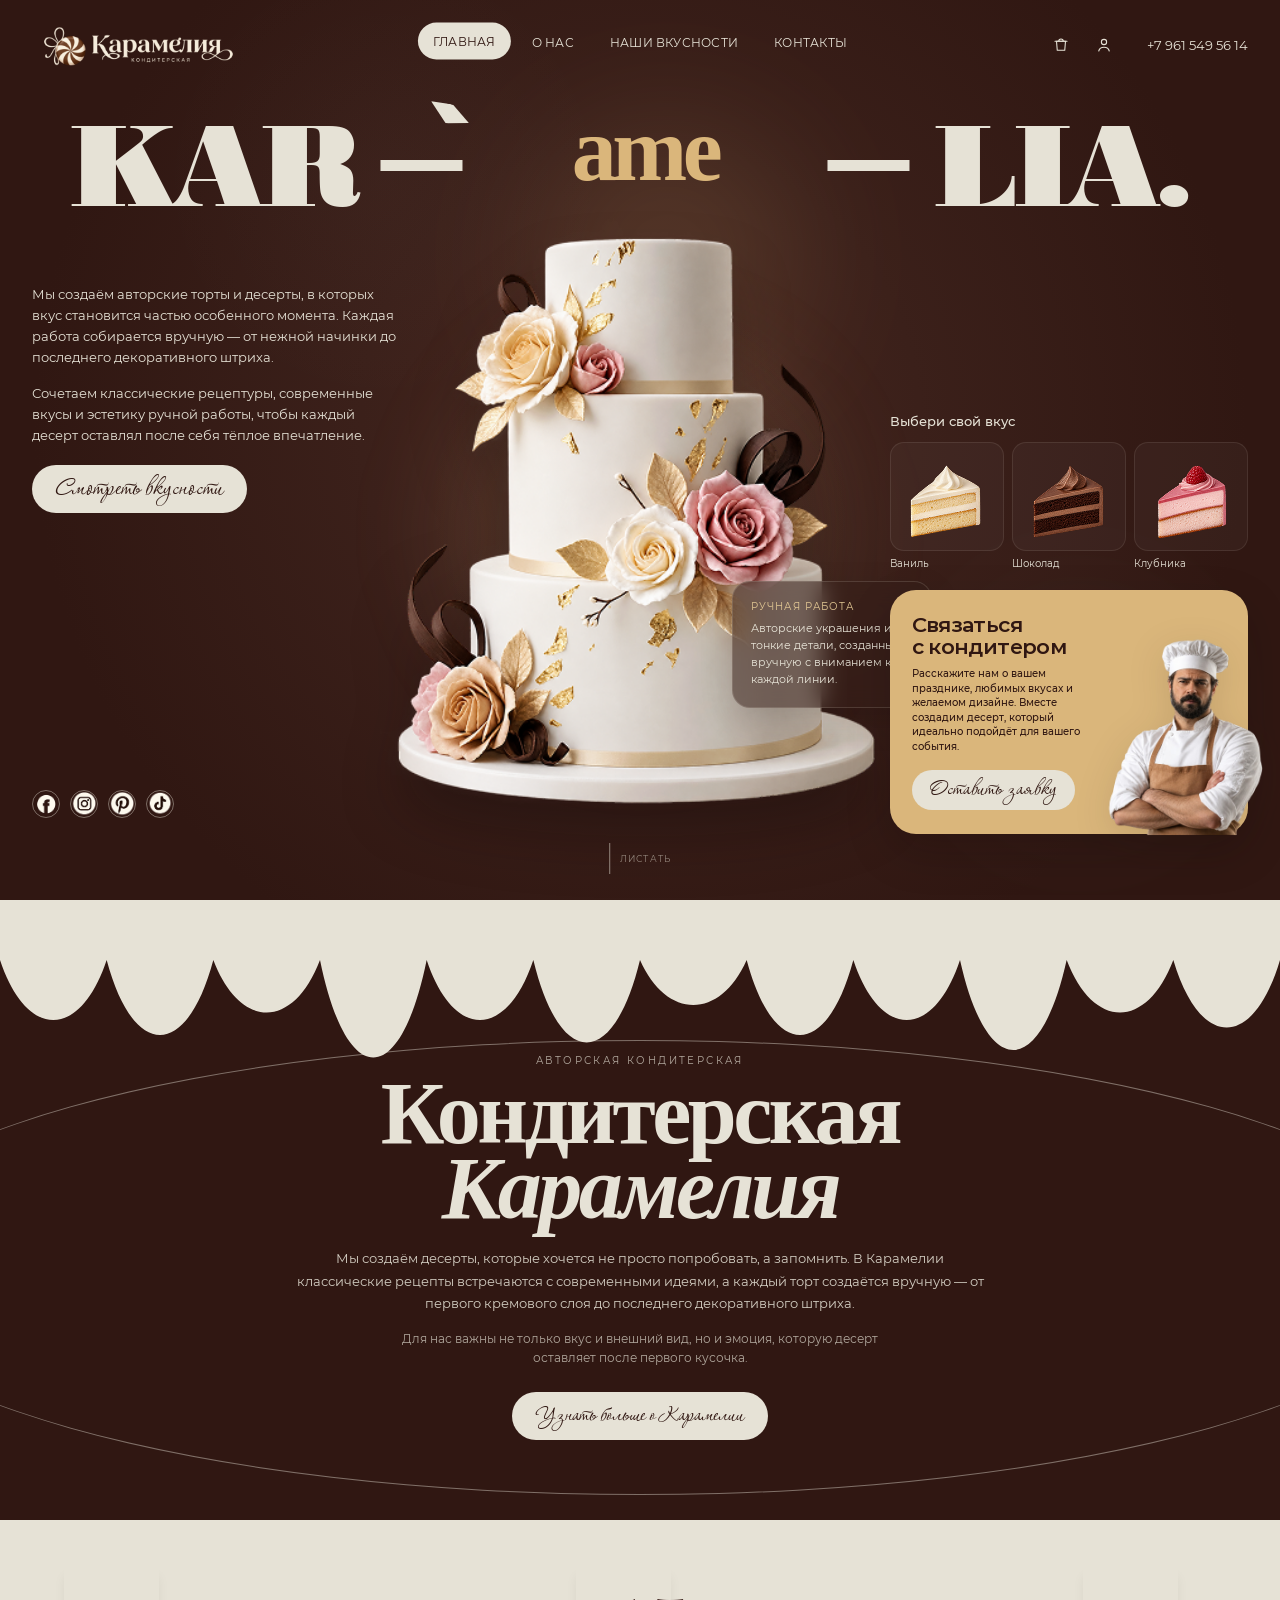
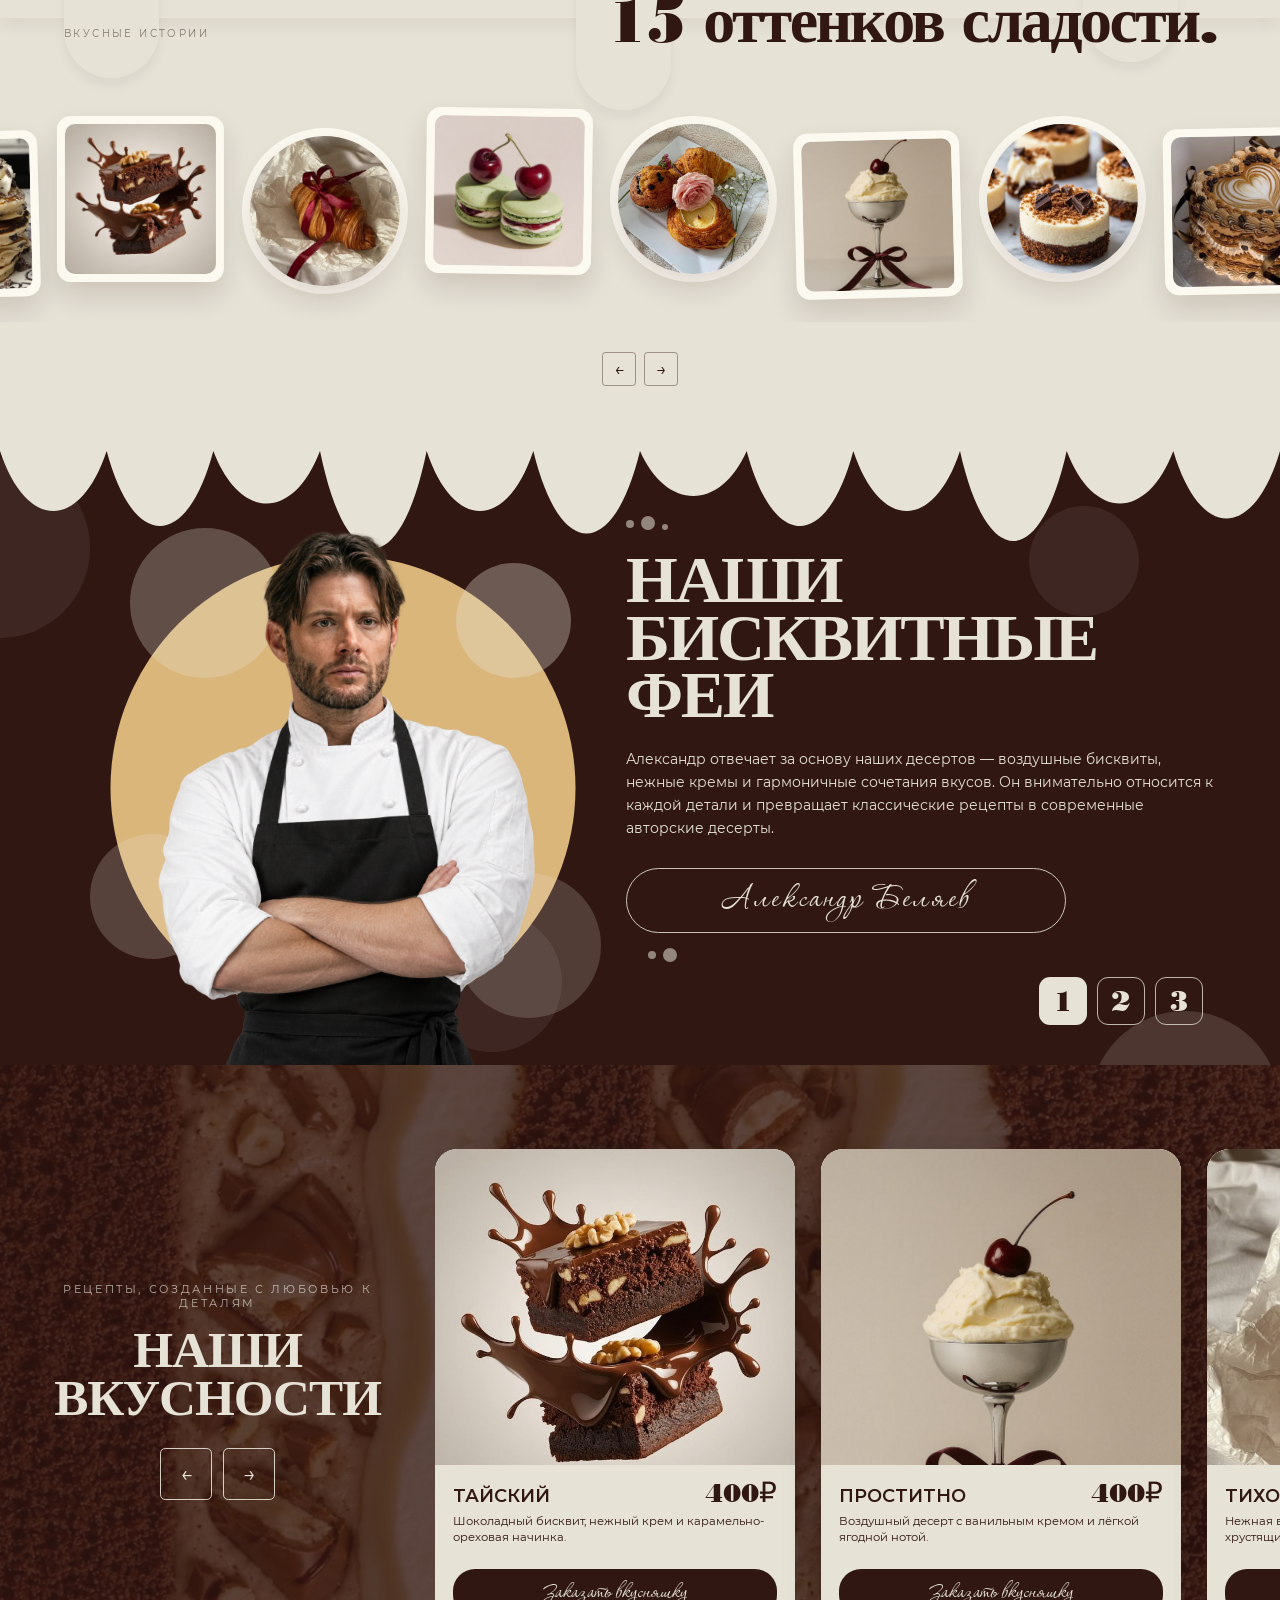
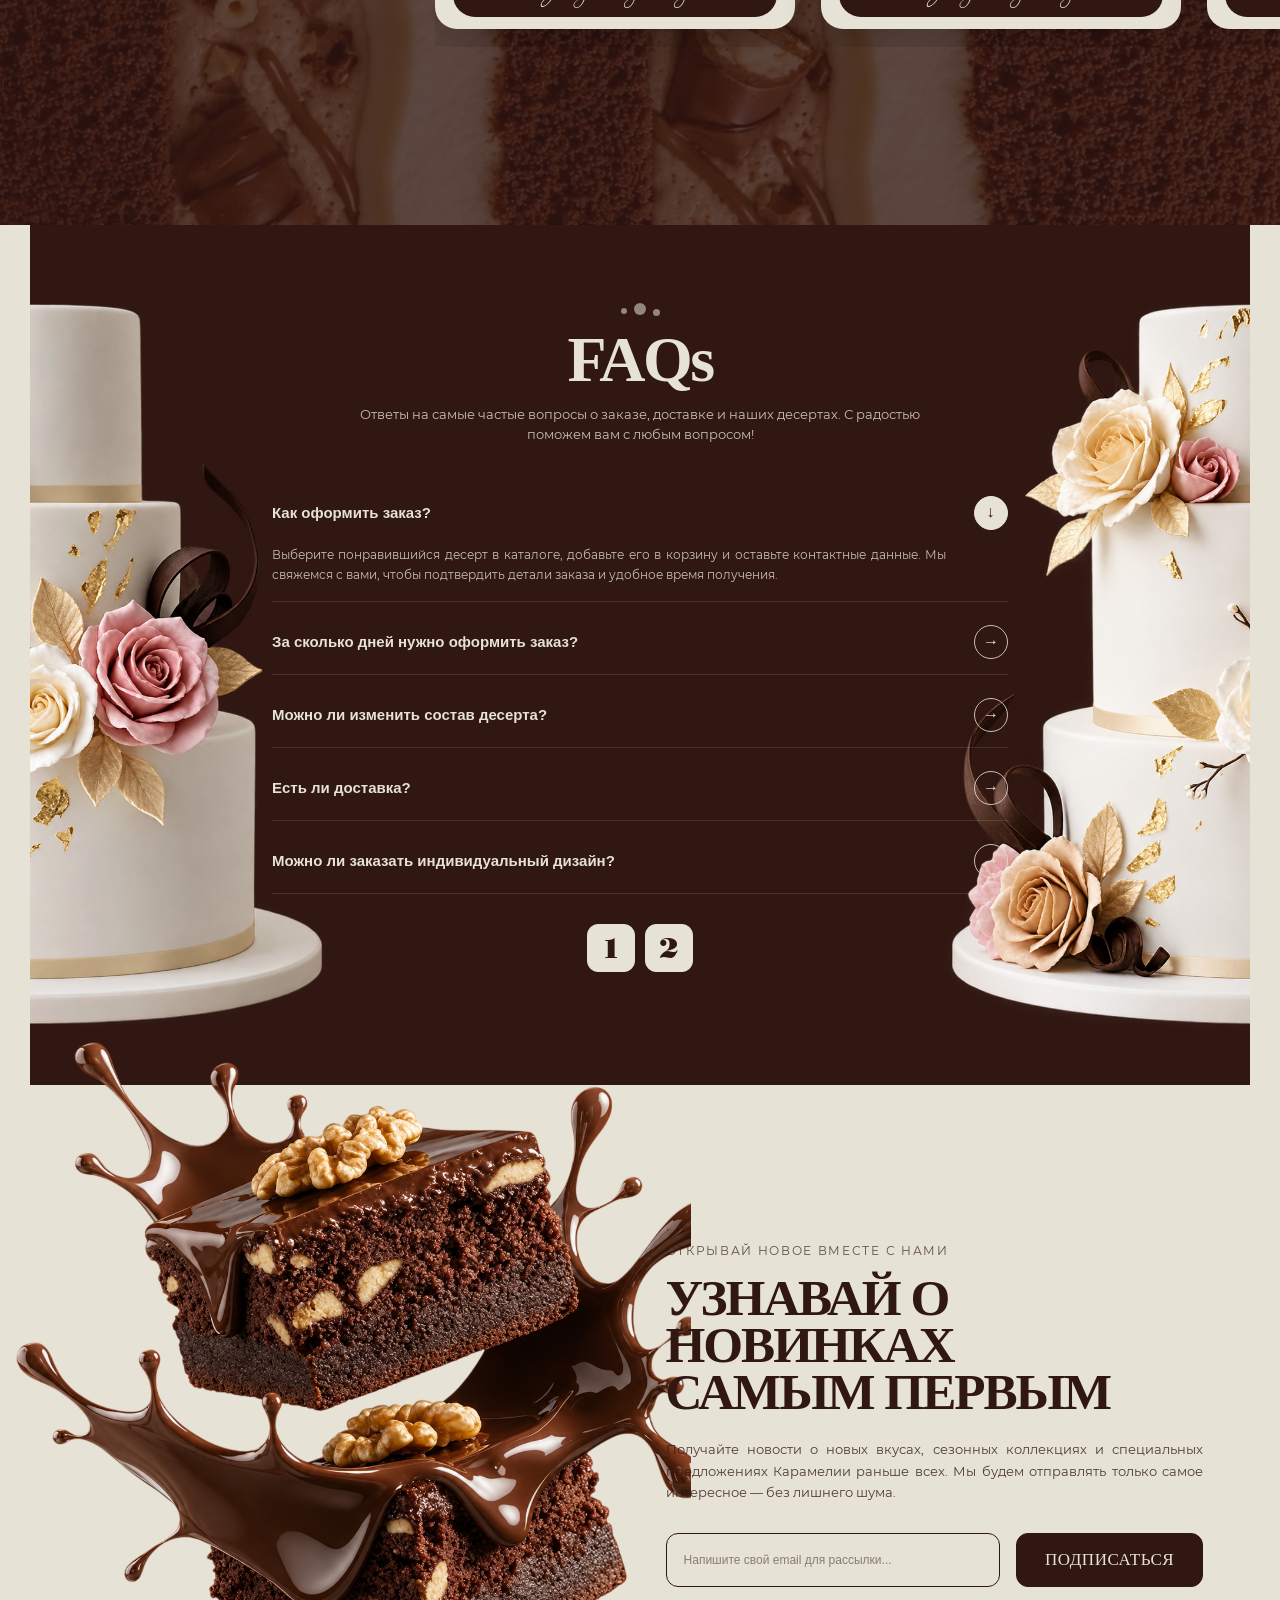
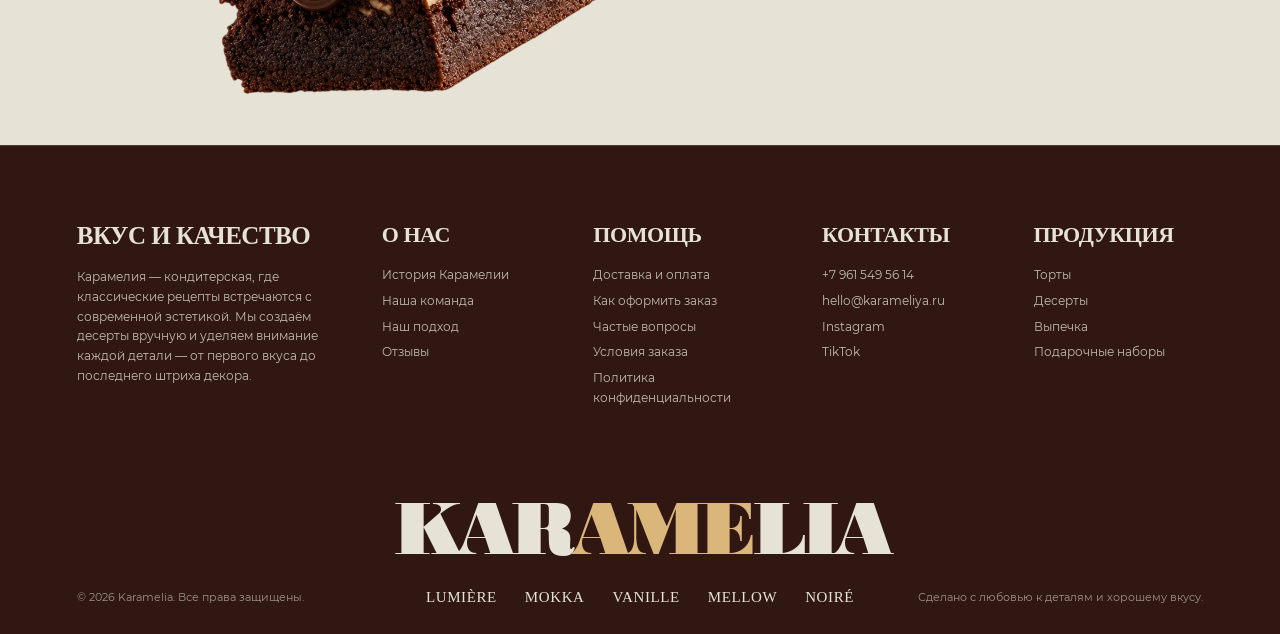
<file: index.html>
<!DOCTYPE html>
<html lang="ru">

<head>
  <meta charset="UTF-8" />
  <meta name="viewport" content="width=device-width, initial-scale=1.0" />
  <meta name="description" content="Карамелия — авторские торты и десерты ручной работы." />
  <title>Карамелия — авторская кондитерская</title>
  <link rel="stylesheet" href="css/style.css" />
  <link rel="icon" type="image/x-icon" href="assets/branding/favicon.ico">
</head>
<style>

</style>

<body>
  <main>
    <div class="hero" id="top">
      <div class="hero-orb orb-one"></div>
      <div class="hero-orb orb-two"></div>

      <header class="site-header">
        <a class="brand" href="index.html" aria-label="Карамелия — на главную">
          <span class="brand-fallback">КАРАМЕЛИЯ</span>
          <img src="assets/branding/logo.png" alt="Карамелия"
            onerror="this.style.display='none'; this.previousElementSibling.style.display='inline';" />
        </a>

        <nav class="main-nav" aria-label="Основная навигация">
          <a class="nav-link active" href="index.html">ГЛАВНАЯ</a>
          <a class="nav-link" href="about.html">О НАС</a>
          <a class="nav-link" href="catalog.html">НАШИ ВКУСНОСТИ</a>
          <a class="nav-link" href="#footer">КОНТАКТЫ</a>
        </nav>

        <div class="header-actions">
          <a class="icon-btn" href="basket.html" aria-label="Корзина" title="Корзина">
            <svg viewBox="0 0 24 24" aria-hidden="true">
              <path d="M6 7h12l-1 12H7L6 7Zm3 0a3 3 0 0 1 6 0" />
              <path d="M4 7h16" />
            </svg>
          </a>
          <a class="icon-btn" href="account.html" aria-label="Профиль" title="Профиль">
            <svg viewBox="0 0 24 24" aria-hidden="true">
              <circle cx="12" cy="8" r="3.5" />
              <path d="M5 20c.8-3.2 3.1-5 7-5s6.2 1.8 7 5" />
            </svg>
          </a>
        </div>

        <a class="phone-link" href="tel:+79615495614">+7 961 549 56 14</a>

        <button class="mobile-toggle" type="button" aria-label="Открыть меню" aria-expanded="false">
          <span></span><span></span><span></span>
        </button>
      </header>

      <div class="mobile-menu" aria-hidden="true">
        <a href="index.html">ГЛАВНАЯ</a>
        <a href="about.html">О НАС</a>
        <a href="catalog.html">НАШИ ВКУСНОСТИ</a>
        <a href="#footer">КОНТАКТЫ</a>
        <a href="tel:+79615495614">+7 961 549 56 14</a>
      </div>

      <section class="hero-main" aria-label="Главный экран">
        <div class="title-lockup" aria-label="KAR ame LIA">
          <div class="title-side title-left">KAR</div>
          <div class="dash dash-left" aria-hidden="true"></div>
          <div class="title-center">
            <div class="ame-word">ame</div>
          </div>
          <div class="dash dash-right" aria-hidden="true"></div>
          <div class="title-side title-right">LIA.</div>
          <span class="accent-mark" aria-hidden="true"></span>
        </div>

        <div class="cake-wrap">
          <div class="cake-glow"></div>
          <div class="cake-placeholder" aria-hidden="true">
            <span>hero-cake.png</span>
          </div>
          <img class="hero-cake" src="assets/hero/hero-cake.png" alt="Фирменный авторский торт Карамелии"
            onerror="this.style.display='none'; this.previousElementSibling.style.display='flex';" />

          <div class="cake-glass-card">
            <span class="glass-kicker">Ручная работа</span>
            <p>Авторские украшения и тонкие детали, созданные вручную с вниманием к каждой линии.</p>
          </div>
        </div>

        <div class="hero-left-column">
          <div class="copy-block reveal reveal-delay-1">
            <p>Мы создаём авторские торты и десерты, в которых вкус становится частью особенного момента. Каждая работа
              собирается вручную — от нежной начинки до последнего декоративного штриха.</p>
            <p>Сочетаем классические рецептуры, современные вкусы и эстетику ручной работы, чтобы каждый десерт оставлял
              после себя тёплое впечатление.</p>
          </div>

          <a class="primary-btn reveal reveal-delay-2" href="catalog.html">Смотреть вкусности</a>

          <div class="socials reveal reveal-delay-3" aria-label="Мы в социальных сетях">
            <a href="#" aria-label="Facebook" class="social-icon"><img src="assets/icons/facebook 1.png"></a>
            <a href="#" aria-label="Instagram" class="social-icon"><img src="assets/icons/instagram 1.png"></a>
            <a href="#" aria-label="Pinterest" class="social-icon"><img src="assets/icons/pinterest 1.png"></a>
            <a href="#" aria-label="TikTok" class="social-icon"><img src="assets/icons/tiktok 1.png"></a>
          </div>
        </div>

        <div class="hero-right-column">
          <section class="taste-panel reveal reveal-delay-1" aria-label="Выберите вкус">
            <h2>Выбери свой вкус</h2>
            <div class="taste-grid">
              <button class="taste-card" type="button" data-taste="Ваниль">
                <div class="taste-image taste-vanilla"><span><img src="assets/decorations/vanila.png"></span></div>
                <span>Ваниль</span>
              </button>
              <button class="taste-card" type="button" data-taste="Шоколад">
                <div class="taste-image taste-chocolate"><span><img src="assets/decorations/chocolate.png"></span></div>
                <span>Шоколад</span>
              </button>
              <button class="taste-card" type="button" data-taste="Клубника">
                <div class="taste-image taste-strawberry"><span><img src="assets/decorations/berry.png"></span></div>
                <span>Клубника</span>
              </button>
            </div>
          </section>

          <section class="chef-card reveal reveal-delay-2">
            <div class="chef-copy">
              <h2>Связаться<br />с кондитером</h2>
              <p>Расскажите нам о вашем празднике, любимых вкусах и желаемом дизайне. Вместе создадим десерт, который
                идеально подойдёт для вашего события.</p>
              <a href="#footer" class="secondary-btn">Оставить заявку</a>
            </div>
            <div class="chef-placeholder" aria-hidden="true">hero-chef.png</div>
            <img class="hero-chef" src="assets/hero/chef.png" alt="Кондитер Карамелии"
              onerror="this.style.display='none'; this.previousElementSibling.style.display='block';" />
          </section>
        </div>
      </section>

      <div class="scroll-cue" aria-hidden="true">
        <span></span>
        <span>листать</span>
      </div>
    </div>
    <!-- ========== О НАС ========== -->
    <section class="about-preview" id="about" aria-labelledby="about-title">
      <div class="cream-drip" aria-hidden="true"></div>
      <div class="oval-frame" aria-hidden="true"></div>
      <div class="about-inner">
        <p class="section-kicker">Авторская кондитерская</p>
        <h2 id="about-title">Кондитерская <span>Карамелия</span></h2>
        <p class="about-lead">Мы создаём десерты, которые хочется не просто попробовать, а запомнить. В Карамелии
          классические рецепты встречаются с современными идеями, а каждый торт создаётся вручную — от первого кремового
          слоя до последнего декоративного штриха.</p>
        <p class="about-small">Для нас важны не только вкус и внешний вид, но и эмоция, которую десерт оставляет после
          первого кусочка.</p>
        <a class="pill-button pill-button--light" href="about.html">Узнать больше о Карамелии</a>
      </div>
    </section>

    <!-- ========== ГАЛЕРЕЯ ========== -->
    <section class="dessert-gallery" aria-labelledby="gallery-title">
      <div class="gallery-cream" aria-hidden="true">
        <span class="gallery-drip gallery-drip--a"></span>
        <span class="gallery-drip gallery-drip--b"></span>
        <span class="gallery-drip gallery-drip--c"></span>
      </div>
      <div class="gallery-header">
        <p class="section-kicker section-kicker--dark">Вкусные истории</p>
        <h2 id="gallery-title">15 оттенков сладости.</h2>
      </div>
      <div class="gallery-shell" data-carousel>
        <div class="gallery-track" data-track>
          <article class="dessert-card">
            <div class="image-placeholder" data-src="assets/gallery/gallery-01.jpeg">01</div>
          </article>
          <article class="dessert-card">
            <div class="image-placeholder" data-src="assets/gallery/gallery-02.jpeg">02</div>
          </article>
          <article class="dessert-card">
            <div class="image-placeholder" data-src="assets/gallery/gallery-03.jpeg">03</div>
          </article>
          <article class="dessert-card">
            <div class="image-placeholder" data-src="assets/gallery/gallery-04.jpg">04</div>
          </article>
          <article class="dessert-card">
            <div class="image-placeholder" data-src="assets/gallery/gallery-05.jpeg">05</div>
          </article>
          <article class="dessert-card">
            <div class="image-placeholder" data-src="assets/gallery/gallery-06.jpg">06</div>
          </article>
          <article class="dessert-card">
            <div class="image-placeholder" data-src="assets/gallery/gallery-07.jpg">07</div>
          </article>
          <article class="dessert-card">
            <div class="image-placeholder" data-src="assets/gallery/gallery-08.jpg">08</div>
          </article>
          <article class="dessert-card">
            <div class="image-placeholder" data-src="assets/gallery/gallery-09.jpg">09</div>
          </article>
          <article class="dessert-card">
            <div class="image-placeholder" data-src="assets/gallery/gallery-10.jpg">10</div>
          </article>
          <article class="dessert-card">
            <div class="image-placeholder" data-src="assets/gallery/gallery-11.jpg">11</div>
          </article>
          <article class="dessert-card">
            <div class="image-placeholder" data-src="assets/gallery/gallery-12.jpeg">12</div>
          </article>
          <article class="dessert-card">
            <div class="image-placeholder" data-src="assets/gallery/gallery-13.jpg">13</div>
          </article>
          <article class="dessert-card">
            <div class="image-placeholder" data-src="assets/gallery/gallery-14.jpg">14</div>
          </article>
          <article class="dessert-card">
            <div class="image-placeholder" data-src="assets/gallery/gallery-15.jpg">15</div>
          </article>
        </div>
      </div>
      <div class="gallery-controls">
        <button type="button" data-prev aria-label="Предыдущие десерты">←</button>
        <button type="button" data-next aria-label="Следующие десерты">→</button>
      </div>

    </section>
    <!-- ========== CHEFS ========== -->
    <section class="chefs-section" id="chefs" aria-labelledby="chefs-title">
      <div class="chefs-top-band" aria-hidden="true"></div>
      <div class="chefs-decorative-dot dot-a" aria-hidden="true"></div>
      <div class="chefs-decorative-dot dot-b" aria-hidden="true"></div>
      <div class="chefs-decorative-dot dot-c" aria-hidden="true"></div>
      <div class="cream-drip" aria-hidden="true"></div>
      <div class="chefs-slider" data-chef-slider>
        <div class="chef-slide is-active" data-chef-slide="0">
          <div class="chef-visual">
            <div class="circle circle-main"></div>
            <div class="circle circle-one"></div>
            <div class="circle circle-two"></div>
            <div class="circle circle-three"></div>
            <div class="circle circle-four"></div>
            <div class="chef-media-placeholder" aria-hidden="true">chef-01.png</div>
            <img class="chef-portrait" src="assets/chefs/chef-01.png" alt="Александр Беляев"
              onerror="this.hidden=true; this.previousElementSibling.hidden=false;" />
          </div>
          <div class="chef-info">
            <div class="micro-dots" aria-hidden="true"><i></i><i></i><i></i></div>
            <h2 id="chefs-title">Наши<br />бисквитные феи</h2>
            <p>Александр отвечает за основу наших десертов — воздушные бисквиты, нежные кремы и гармоничные сочетания
              вкусов. Он внимательно относится к каждой детали и превращает классические рецепты в современные авторские
              десерты.</p>
            <div class="chef-name">Александр Беляев</div>
            <div class="under-dots" aria-hidden="true"><i></i><i></i></div>
          </div>
        </div>

        <div class="chef-slide" data-chef-slide="1">
          <div class="chef-visual">
            <div class="circle circle-main"></div>
            <div class="circle circle-one"></div>
            <div class="circle circle-two"></div>
            <div class="circle circle-three"></div>
            <div class="circle circle-four"></div>
            <div class="chef-media-placeholder" aria-hidden="true">chef-02.png</div>
            <img class="chef-portrait" src="assets/chefs/chef-02.png" alt="Максим Орлов"
              onerror="this.hidden=true; this.previousElementSibling.hidden=false;" />
          </div>
          <div class="chef-info">
            <div class="micro-dots" aria-hidden="true"><i></i><i></i><i></i></div>
            <h2>Наши<br />бисквитные феи</h2>
            <p>Максим любит работать с шоколадом, карамелью и ореховыми нотами. Его десерты отличаются насыщенным
              вкусом, выразительной текстурой и аккуратной ручной отделкой.</p>
            <div class="chef-name">Максим Орлов</div>
            <div class="under-dots" aria-hidden="true"><i></i><i></i></div>
          </div>
        </div>

        <div class="chef-slide" data-chef-slide="2">
          <div class="chef-visual">
            <div class="circle circle-main"></div>
            <div class="circle circle-one"></div>
            <div class="circle circle-two"></div>
            <div class="circle circle-three"></div>
            <div class="circle circle-four"></div>
            <div class="chef-media-placeholder" aria-hidden="true">chef-03.png</div>
            <img class="chef-portrait" src="assets/chefs/chef-03.png" alt="Дмитрий Воронцов"
              onerror="this.hidden=true; this.previousElementSibling.hidden=false;" />
          </div>
          <div class="chef-info">
            <div class="micro-dots" aria-hidden="true"><i></i><i></i><i></i></div>
            <h2>Наши<br />бисквитные феи</h2>
            <p>Дмитрий специализируется на праздничных тортах и сложном декоре. Для него каждый заказ — это небольшая
              история, которую можно рассказать через форму, цвет и вкус.</p>
            <div class="chef-name">Дмитрий Воронцов</div>
            <div class="under-dots" aria-hidden="true"><i></i><i></i></div>
          </div>
        </div>
      </div>

      <div class="chef-slider-controls" role="tablist" aria-label="Слайды сотрудников">
        <button class="chef-dot is-active" type="button" data-chef-to="0" aria-label="Слайд 1"
          aria-selected="true">1</button>
        <button class="chef-dot" type="button" data-chef-to="1" aria-label="Слайд 2" aria-selected="false">2</button>
        <button class="chef-dot" type="button" data-chef-to="2" aria-label="Слайд 3" aria-selected="false">3</button>
      </div>
      <div class="chef-half-circle" aria-hidden="true"></div>
    </section>

    <!-- ========== PRODUCTS ========== -->
    <section class="products-section" id="products" aria-labelledby="products-title">
      <div class="products-overlay" aria-hidden="true"></div>
      <div class="products-layout">
        <div class="products-heading">
          <p>Рецепты, созданные с любовью к деталям</p>
          <h2 id="products-title">Наши вкусности</h2>
          <div class="product-controls" aria-label="Переключение товаров">
            <button class="slider-arrow" type="button" data-product-dir="prev" aria-label="Предыдущие товары">←</button>
            <button class="slider-arrow" type="button" data-product-dir="next" aria-label="Следующие товары">→</button>
          </div>
        </div>

        <div class="products-viewport" data-products-viewport>
          <div class="products-track" data-products-track>
            <article class="product-card">
              <div class="product-media"><span>product-01.png</span><img src="assets/products/pastries/pastry-03.jpeg"
                  alt="Тайский" onerror="this.hidden=true; this.previousElementSibling.hidden=false;" /></div>
              <div class="product-body">
                <div class="product-title-row">
                  <h3>Тайский</h3><span class="product-price">400₽</span>
                </div>
                <p>Шоколадный бисквит, нежный крем и карамельно-ореховая начинка.</p><a href="catalog.html"
                  class="product-button">Заказать вкусняшку</a>
              </div>
            </article>
            <article class="product-card">
              <div class="product-media"><span>product-02.png</span><img src="assets/products/limited/limited-01.jpeg"
                  alt="Простите" onerror="this.hidden=true; this.previousElementSibling.hidden=false;" /></div>
              <div class="product-body">
                <div class="product-title-row">
                  <h3>ПроститНО</h3><span class="product-price">400₽</span>
                </div>
                <p>Воздушный десерт с ванильным кремом и лёгкой ягодной нотой.</p><a href="catalog.html"
                  class="product-button">Заказать вкусняшку</a>
              </div>
            </article>
            <article class="product-card">
              <div class="product-media"><span>product-03.png</span><img src="assets/products/bakery/bakery-02.jpeg"
                  alt="Тихоехам" onerror="this.hidden=true; this.previousElementSibling.hidden=false;" /></div>
              <div class="product-body">
                <div class="product-title-row">
                  <h3>Тихоехамство</h3><span class="product-price">400₽</span>
                </div>
                <p>Нежная выпечка с ароматной начинкой и хрустящими орехами.</p><a href="catalog.html"
                  class="product-button">Заказать вкусняшку</a>
              </div>
            </article>
            <article class="product-card">
              <div class="product-media"><span>product-04.png</span><img src="assets/products/limited/limited-04.jpg"
                  alt="Карамельный поцелуй" onerror="this.hidden=true; this.previousElementSibling.hidden=false;" />
              </div>
              <div class="product-body">
                <div class="product-title-row">
                  <h3>Сладкая роза</h3><span class="product-price">450₽</span>
                </div>
                <p>Сливочный крем, мягкая карамель и тонкая нотка морской соли.</p><a href="catalog.html"
                  class="product-button">Заказать вкусняшку</a>
              </div>
            </article>
            <article class="product-card">
              <div class="product-media"><span>product-05.png</span><img src="assets/products/cakes/cake-04.jpg"
                  alt="Шоколадное облако" onerror="this.hidden=true; this.previousElementSibling.hidden=false;" /></div>
              <div class="product-body">
                <div class="product-title-row">
                  <h3>Шоколадное облако</h3><span class="product-price">450₽</span>
                </div>
                <p>Насыщенный шоколадный бисквит, крем и воздушный мусс.</p><a href="catalog.html"
                  class="product-button">Заказать вкусняшку</a>
              </div>
            </article>
            <article class="product-card">
              <div class="product-media"><span>product-06.png</span><img src="assets/products/pastries/pastry-01.jpg"
                  alt="Клубничный вечер" onerror="this.hidden=true; this.previousElementSibling.hidden=false;" /></div>
              <div class="product-body">
                <div class="product-title-row">
                  <h3>Клубничный вечер</h3><span class="product-price">500₽</span>
                </div>
                <p>Нежный ванильный бисквит, клубничная начинка и сливочный крем.</p><a href="catalog.html"
                  class="product-button">Заказать вкусняшку</a>
              </div>
            </article>
          </div>
        </div>
      </div>
    </section>
    <!-- SECTION 4: FAQ -->
    <section class="faq-section section-shell" id="faq" aria-labelledby="faq-title">
      <div class="faq-side-band faq-side-band--left" aria-hidden="true"></div>
      <div class="faq-side-band faq-side-band--right" aria-hidden="true"></div>
      <div class="faq-layout">
        <div class="faq-decoration faq-decoration--left" aria-hidden="true">
          <div class="faq-image-placeholder">cake-faq-left.png</div>
          <img src="assets/decorations/cake-faq-left.png" alt="" loading="lazy"
            onerror="this.hidden=true; this.previousElementSibling.hidden=false;" />
        </div>

        <div class="faq-content">
          <div class="faq-page is-active" data-faq-page="0">
            <div class="faq-micro-dots" aria-hidden="true"><i></i><i></i><i></i></div>
            <h2 id="faq-title">FAQs</h2>
            <p class="faq-intro">Ответы на самые частые вопросы о заказе, доставке и наших десертах. С радостью поможем
              вам с любым вопросом!</p>
            <div class="faq-list">
              <article class="faq-item is-open">
                <button class="faq-question" type="button" aria-expanded="true">
                  <span>Как оформить заказ?</span>
                  <span class="faq-circle faq-circle--filled" aria-hidden="true">→</span>
                </button>
                <div class="faq-answer">
                  <p>Выберите понравившийся десерт в каталоге, добавьте его в корзину и оставьте контактные данные. Мы
                    свяжемся с вами, чтобы подтвердить детали заказа и удобное время получения.</p>
                </div>
              </article>
              <article class="faq-item">
                <button class="faq-question" type="button" aria-expanded="false">
                  <span>За сколько дней нужно оформить заказ?</span>
                  <span class="faq-circle" aria-hidden="true">→</span>
                </button>
                <div class="faq-answer">
                  <p>Для стандартных десертов рекомендуем оформить заказ заранее, а для индивидуальных тортов и сложного
                    декора — обсудить детали с кондитером заблаговременно.</p>
                </div>
              </article>
              <article class="faq-item">
                <button class="faq-question" type="button" aria-expanded="false">
                  <span>Можно ли изменить состав десерта?</span>
                  <span class="faq-circle" aria-hidden="true">→</span>
                </button>
                <div class="faq-answer">
                  <p>Да, многие начинки и элементы состава можно адаптировать. Возможность изменения зависит от
                    выбранного десерта — детали согласовываются при подтверждении заказа.</p>
                </div>
              </article>
              <article class="faq-item">
                <button class="faq-question" type="button" aria-expanded="false">
                  <span>Есть ли доставка?</span>
                  <span class="faq-circle" aria-hidden="true">→</span>
                </button>
                <div class="faq-answer">
                  <p>Доставка согласовывается индивидуально с учётом адреса, даты и размера заказа. Условия и стоимость
                    можно уточнить у менеджера.</p>
                </div>
              </article>
              <article class="faq-item">
                <button class="faq-question" type="button" aria-expanded="false">
                  <span>Можно ли заказать индивидуальный дизайн?</span>
                  <span class="faq-circle" aria-hidden="true">→</span>
                </button>
                <div class="faq-answer">
                  <p>Да. Мы можем обсудить цветовую гамму, оформление, надписи и декоративные элементы, чтобы десерт
                    подходил именно вашему событию.</p>
                </div>
              </article>
            </div>
          </div>

          <div class="faq-page" data-faq-page="1" hidden>
            <div class="faq-micro-dots" aria-hidden="true"><i></i><i></i><i></i></div>
            <h2>FAQs</h2>
            <p class="faq-intro">Ещё немного полезной информации перед тем, как выбрать свою вкусняшку.</p>
            <div class="faq-list">
              <article class="faq-item">
                <button class="faq-question" type="button" aria-expanded="false"><span>Какие способы оплаты
                    доступны?</span><span class="faq-circle">→</span></button>
                <div class="faq-answer">
                  <p>Способ оплаты согласовывается при подтверждении заказа. Мы заранее сообщим все доступные варианты.
                  </p>
                </div>
              </article>
              <article class="faq-item">
                <button class="faq-question" type="button" aria-expanded="false"><span>Можно ли заказать десерт к
                    определённой дате?</span><span class="faq-circle">→</span></button>
                <div class="faq-answer">
                  <p>Да, при оформлении заказа укажите желаемую дату. Мы проверим загрузку производства и подтвердим
                    возможность.</p>
                </div>
              </article>
              <article class="faq-item">
                <button class="faq-question" type="button" aria-expanded="false"><span>Как хранить наши
                    десерты?</span><span class="faq-circle">→</span></button>
                <div class="faq-answer">
                  <p>После получения храните десерт в холодильнике и следуйте рекомендациям, которые мы даём для
                    конкретного вида начинки и декора.</p>
                </div>
              </article>
              <article class="faq-item">
                <button class="faq-question" type="button" aria-expanded="false"><span>Есть ли десерты без определённых
                    ингредиентов?</span><span class="faq-circle">→</span></button>
                <div class="faq-answer">
                  <p>Некоторые рецептуры можно адаптировать под ваши предпочтения. Перед заказом обязательно обсудите
                    ограничения с кондитером.</p>
                </div>
              </article>
              <article class="faq-item">
                <button class="faq-question" type="button" aria-expanded="false"><span>Можно ли заказать большой
                    праздничный торт?</span><span class="faq-circle">→</span></button>
                <div class="faq-answer">
                  <p>Да. Для больших тортов мы отдельно рассчитываем размер, вес, начинку и оформление под количество
                    гостей и формат события.</p>
                </div>
              </article>
            </div>
          </div>

          <div class="faq-pagination" role="tablist" aria-label="Страницы FAQ">
            <button class="faq-page-btn is-active" type="button" data-faq-to="0" role="tab"
              aria-selected="true">1</button>
            <button class="faq-page-btn" type="button" data-faq-to="1" role="tab" aria-selected="false">2</button>
          </div>
        </div>

        <div class="faq-decoration faq-decoration--right" aria-hidden="true">
          <div class="faq-image-placeholder">cake-faq-left.png</div>
          <img src="assets/decorations/cake-faq-right.png" alt="" loading="lazy"
            onerror="this.hidden=true; this.previousElementSibling.hidden=false;" />
        </div>
      </div>
    </section>

    <!-- SECTION 5: NEWSLETTER -->
    <section class="newsletter-section section-shell" id="newsletter" aria-labelledby="newsletter-title">
      <div class="newsletter-layout">
        <div class="newsletter-media" aria-hidden="true">
          <div class="newsletter-image-placeholder">chocolate-cake.png</div>
          <picture>
            <source media="(max-width: 1200px)" srcset="assets/products/bakery/bakery-02.jpeg" />
            <source media="(max-width: 900px)" srcset="assets/products/bakery/bakery-02.jpeg" />
            <source media="(max-width: 640px)" srcset="assets/products/bakery/bakery-02.jpeg" />
            <img src="assets/decorations/chocolate-cake.png" alt="" loading="lazy"
              onerror="this.hidden=true; this.previousElementSibling.hidden=false;" />
          </picture>
        </div>
        <div class="newsletter-content">
          <p class="newsletter-kicker">ОТКРЫВАЙ НОВОЕ ВМЕСТЕ С НАМИ</p>
          <h2 id="newsletter-title">УЗНАВАЙ О НОВИНКАХ<br />САМЫМ ПЕРВЫМ</h2>
          <p class="newsletter-text">Получайте новости о новых вкусах, сезонных коллекциях и специальных предложениях
            Карамелии раньше всех. Мы будем отправлять только самое интересное — без лишнего шума.</p>
          <form class="newsletter-form" id="newsletterForm" action="https://formspree.io/f/maeqnqqj" method="POST">
            <label class="sr-only" for="newsletter-email">Ваш email</label>
            <input id="newsletter-email" name="email" type="email" placeholder="Напишите свой email для рассылки..."
              autocomplete="email" required />
            <!-- Скрытые поля: тема письма + расшифровка -->
            <input type="hidden" name="_subject" value="РАССЫЛКА КАРАМЕЛИИ" />
            <input type="hidden" name="message" value="Хочет получать уведомления о новинках Карамелии." />
            <button type="submit">ПОДПИСАТЬСЯ</button>
          </form>
        </div>
      </div>
    </section>

    <!-- FOOTER -->
    <footer class="site-footer" id="footer">
      <div class="footer-inner footer-inner--five">
        <section class="footer-column footer-about">
          <h2 class="footer-title">ВКУС И КАЧЕСТВО</h2>
          <p>Карамелия — кондитерская, где классические рецепты встречаются с современной эстетикой. Мы создаём десерты
            вручную и уделяем внимание каждой детали — от первого вкуса до последнего штриха декора.</p>
        </section>

        <nav class="footer-column" aria-label="О нас">
          <h2 class="footer-title">О НАС</h2>
          <a href="about.html">История Карамелии</a>
          <a href="about.html#team">Наша команда</a>
          <a href="about.html#approach">Наш подход</a>
          <a href="about.html#reviews">Отзывы</a>
        </nav>

        <nav class="footer-column" aria-label="Помощь">
          <h2 class="footer-title">ПОМОЩЬ</h2>
          <a href="#faq">Доставка и оплата</a>
          <a href="#faq">Как оформить заказ</a>
          <a href="#faq">Частые вопросы</a>
          <a href="#faq">Условия заказа</a>
          <a href="#footer">Политика конфиденциальности</a>
        </nav>

        <nav class="footer-column" aria-label="Контакты">
          <h2 class="footer-title">КОНТАКТЫ</h2>
          <a href="tel:+79615495614">+7 961 549 56 14</a>
          <a href="mailto:hello@karameliya.ru">hello@karameliya.ru</a>
          <a href="#footer">Instagram</a>
          <a href="#footer">TikTok</a>
        </nav>

        <nav class="footer-column" aria-label="Продукция">
          <h2 class="footer-title">ПРОДУКЦИЯ</h2>
          <a href="catalog.html#cakes">Торты</a>
          <a href="catalog.html#desserts">Десерты</a>
          <a href="catalog.html#bakery">Выпечка</a>
          <a href="catalog.html#gift">Подарочные наборы</a>
        </nav>
      </div>

      <div class="footer-wordmark" aria-label="Karamelia">

        <div class="footer-wordmark-text">KAR<span>AME</span>LIA</div>
      </div>

      <div class="footer-meta">
        <div class="footer-meta-side footer-meta-left">© 2026 Karamelia. Все права защищены.</div>
        <div class="footer-partners" aria-label="Партнёры">
          <span>LUMIÈRE</span><span>MOKKA</span><span>VANILLE</span><span>MELLOW</span><span>NOIRÉ</span>
        </div>
        <div class="footer-meta-side footer-meta-right">Сделано с любовью к деталям и хорошему вкусу.</div>
      </div>
    </footer>
  </main>

  <script src="js/script.js"></script>
</body>

</html>
</file>
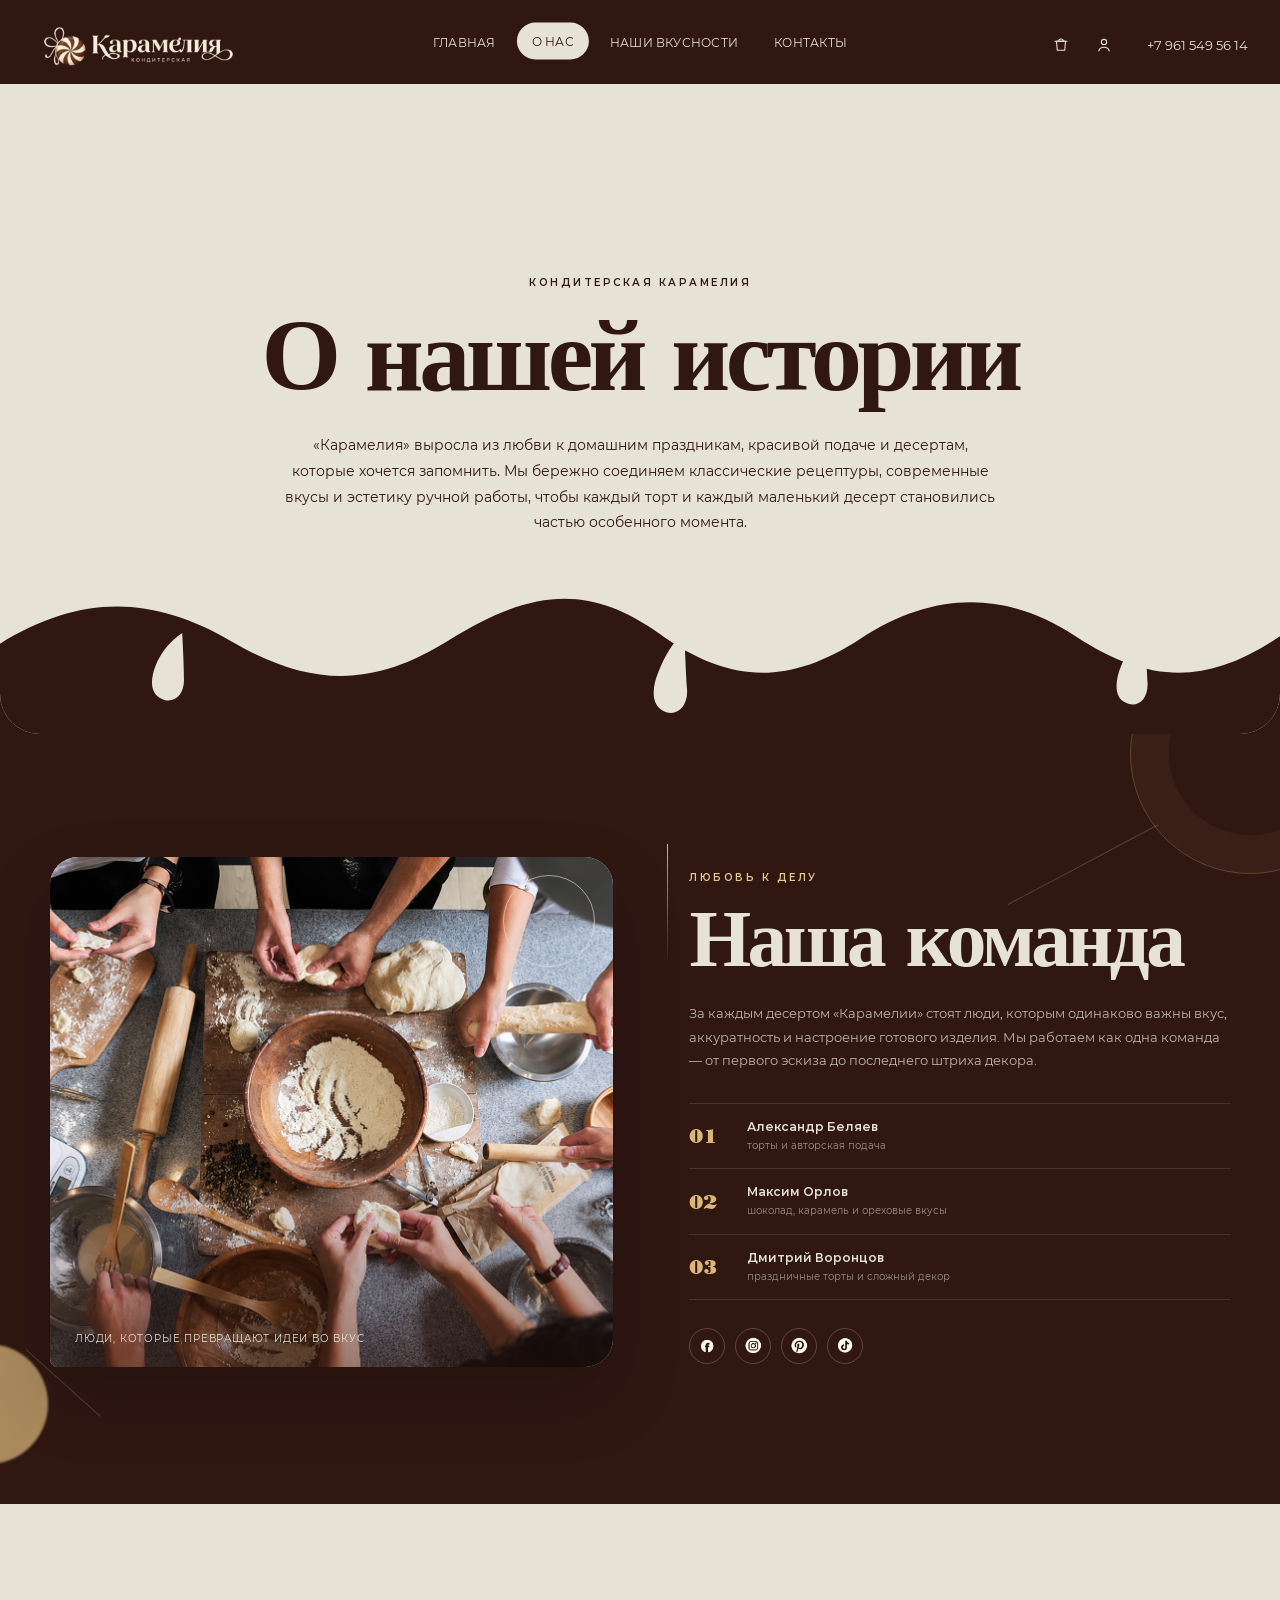
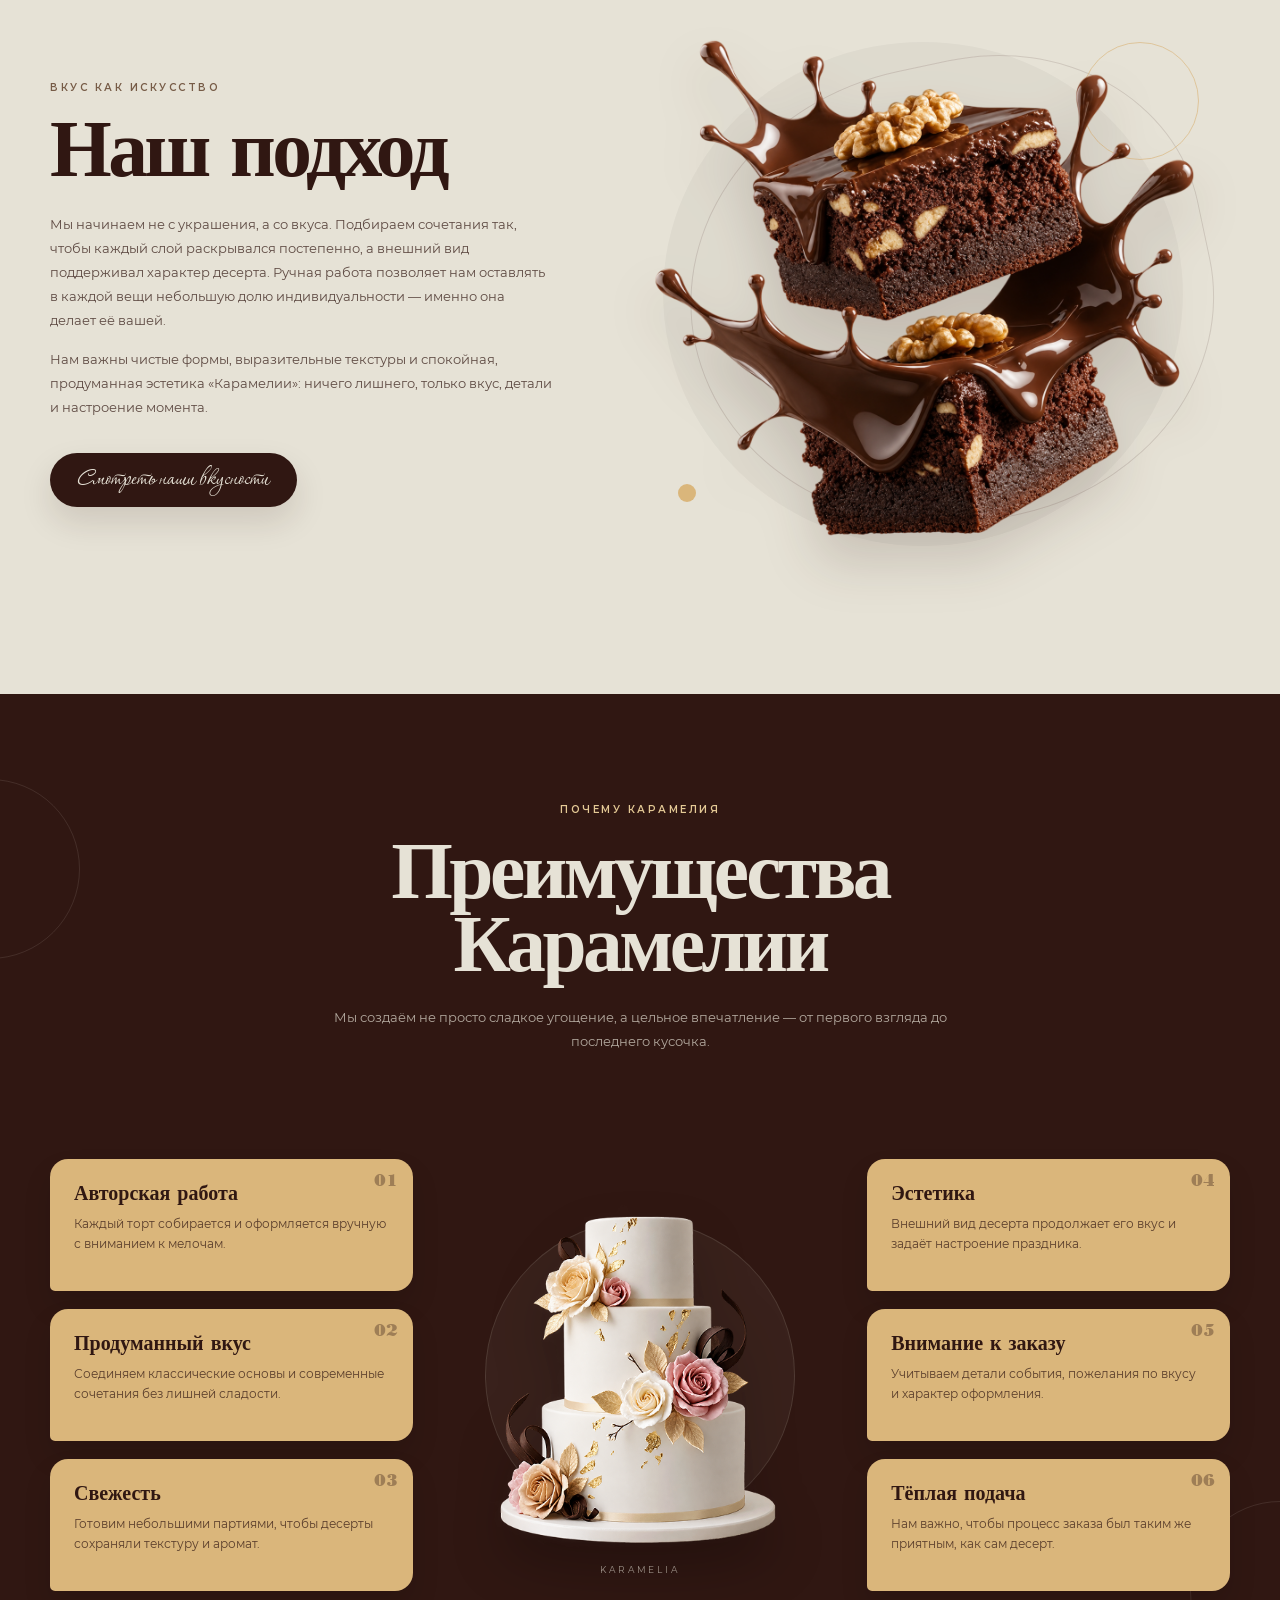
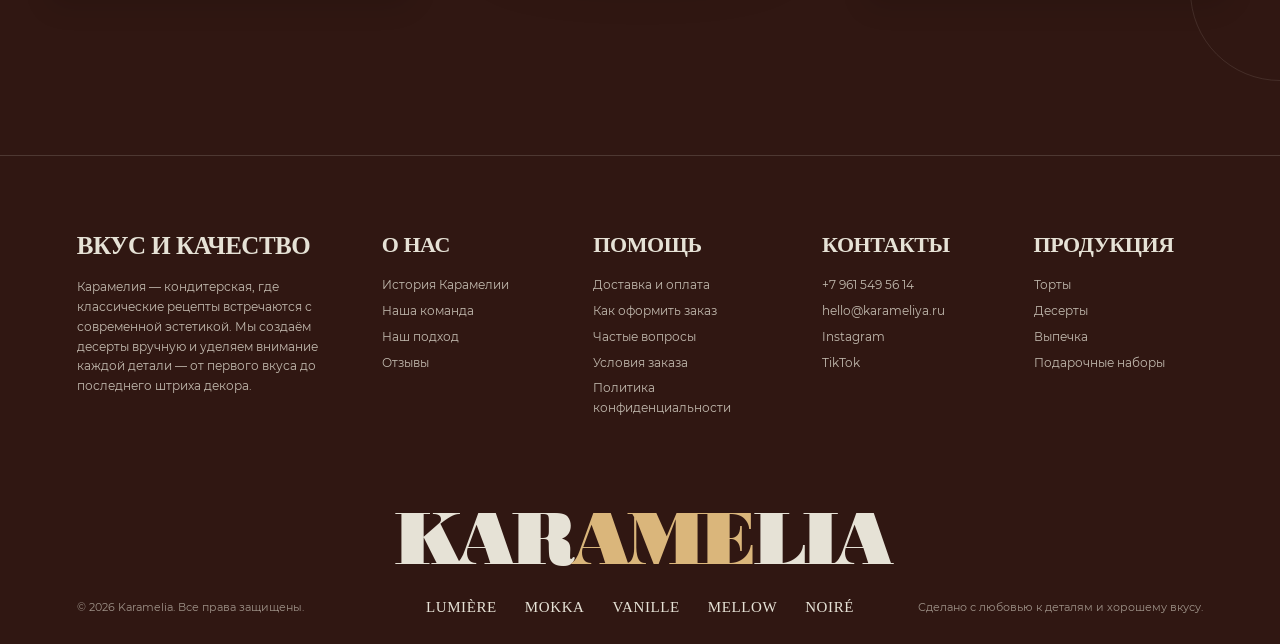
<file: about.html>
<!DOCTYPE html>
<html lang="ru">

<head>
  <meta charset="UTF-8" />
  <meta name="viewport" content="width=device-width, initial-scale=1.0" />
  <meta name="description" content="Карамелия — история кондитерской, команда, подход и преимущества." />
  <title>О нас — Карамелия</title>
  <link rel="stylesheet" href="css/style.css" />
  <link rel="stylesheet" href="css/about.css" />
  <link rel="icon" type="image/x-icon" href="assets/branding/favicon.ico">
</head>

<body>
  <main class="about-page">
    <header class="site-header">
      <a class="brand" href="index.html"><span class="brand-fallback">КАРАМЕЛИЯ</span><img
          src="assets/branding/logo.png" alt="Карамелия"
          onerror="this.style.display='none'; this.previousElementSibling.style.display='inline';" /></a>
      <nav class="main-nav"><a class="nav-link" href="index.html">ГЛАВНАЯ</a><a class="nav-link active"
          href="about.html">О НАС</a><a class="nav-link" href="catalog.html">НАШИ ВКУСНОСТИ</a><a class="nav-link"
          href="#footer">КОНТАКТЫ</a></nav>
      <div class="header-actions"><a class="icon-btn" href="basket.html" aria-label="Корзина"><svg viewBox="0 0 24 24">
            <path d="M6 7h12l-1 12H7L6 7Zm3 0a3 3 0 0 1 6 0" />
            <path d="M4 7h16" />
          </svg></a><a class="icon-btn" href="account.html" aria-label="Профиль"><svg viewBox="0 0 24 24">
            <circle cx="12" cy="8" r="3.5" />
            <path d="M5 20c.8-3.2 3.1-5 7-5s6.2 1.8 7 5" />
          </svg></a></div>
      <a class="phone-link" href="tel:+79615495614">+7 961 549 56 14</a>
      <button class="mobile-toggle" type="button" aria-label="Открыть меню" aria-expanded="false">
        <span></span><span></span><span></span>
      </button>
    </header>

    <div class="mobile-menu" aria-hidden="true">
      <a href="index.html">ГЛАВНАЯ</a>
      <a href="about.html">О НАС</a>
      <a href="catalog.html">НАШИ ВКУСНОСТИ</a>
      <a href="#footer">КОНТАКТЫ</a>
      <a href="tel:+79615495614">+7 961 549 56 14</a>
    </div>
    <!-- 01. Наша история -->
    <section class="simple-section about-history" aria-labelledby="history-title">
      <div class="about-history__content reveal">
        <p class="about-kicker">КОНДИТЕРСКАЯ КАРАМЕЛИЯ</p>
        <h1 id="history-title">О нашей истории</h1>
        <p class="about-history__text">
          «Карамелия» выросла из любви к домашним праздникам, красивой подаче и десертам,
          которые хочется запомнить. Мы бережно соединяем классические рецептуры,
          современные вкусы и эстетику ручной работы, чтобы каждый торт и каждый маленький
          десерт становились частью особенного момента.
        </p>
      </div>

      <svg class="history-drip" viewBox="0 0 1440 190" preserveAspectRatio="none" aria-hidden="true">
        <path
          d="M0 78 C90 18 170 18 260 75 C350 132 420 132 505 74 C600 9 665 6 742 66 C818 126 885 131 968 72 C1049 14 1131 12 1210 69 C1294 129 1360 128 1440 69 L1440 190 L0 190 Z" />
        <path class="history-drip__drops"
          d="M205 65 C205 65 207 102 207 123 C207 143 193 154 179 144 C168 136 170 119 175 105 C181 89 191 75 205 65 Z M770 63 C770 63 771 105 773 135 C774 157 759 170 744 159 C732 150 734 130 741 112 C748 92 758 75 770 63 Z M1288 65 C1288 65 1290 102 1291 126 C1292 148 1278 159 1264 149 C1253 141 1255 122 1261 106 C1268 87 1278 72 1288 65 Z" />
      </svg>
    </section>

    <!-- 02. Наша команда -->
    <section class="about-section about-team" id="team" aria-labelledby="team-title">
      <div class="section-shell team-shell">
        <div class="team-media reveal">
          <span class="team-media__wash" aria-hidden="true"></span>
          <img src="assets/about/aboutteam2.png" alt="Команда Карамелии за работой" />
          <span class="team-media__caption">Люди, которые превращают идеи во вкус</span>
        </div>

        <div class="team-copy reveal reveal-delay-1">
          <p class="about-kicker about-kicker--light">ЛЮБОВЬ К ДЕЛУ</p>
          <h2 id="team-title">Наша команда</h2>
          <p class="team-lead">
            За каждым десертом «Карамелии» стоят люди, которым одинаково важны вкус,
            аккуратность и настроение готового изделия. Мы работаем как одна команда —
            от первого эскиза до последнего штриха декора.
          </p>

          <div class="team-list" aria-label="Кондитеры Карамелии">
            <div class="team-member">
              <span class="team-member__number">01</span>
              <div><strong>Александр Беляев</strong><span>торты и авторская подача</span></div>
            </div>
            <div class="team-member">
              <span class="team-member__number">02</span>
              <div><strong>Максим Орлов</strong><span>шоколад, карамель и ореховые вкусы</span></div>
            </div>
            <div class="team-member">
              <span class="team-member__number">03</span>
              <div><strong>Дмитрий Воронцов</strong><span>праздничные торты и сложный декор</span></div>
            </div>
          </div>

          <div class="socials reveal reveal-delay-3" aria-label="Мы в социальных сетях">
            <a href="#" aria-label="Facebook" class="social-icon"><img src="assets/icons/facebook 1.png" alt=""></a>
            <a href="#" aria-label="Instagram" class="social-icon"><img src="assets/icons/instagram 1.png" alt=""></a>
            <a href="#" aria-label="Pinterest" class="social-icon"><img src="assets/icons/pinterest 1.png" alt=""></a>
            <a href="#" aria-label="TikTok" class="social-icon"><img src="assets/icons/tiktok 1.png" alt=""></a>
          </div>
        </div>
      </div>

      <div class="team-decor team-decor--one" aria-hidden="true"></div>
      <div class="team-decor team-decor--two" aria-hidden="true"></div>
      <span class="team-line team-line--one" aria-hidden="true"></span>
      <span class="team-line team-line--two" aria-hidden="true"></span>
    </section>

    <!-- 03. Наш подход -->
    <section class="about-section about-approach" id="approach" aria-labelledby="approach-title">
      <div class="section-shell approach-shell">
        <div class="approach-copy reveal">
          <p class="about-kicker about-kicker--dark">ВКУС КАК ИСКУССТВО</p>
          <h2 id="approach-title">Наш подход</h2>
          <p>
            Мы начинаем не с украшения, а со вкуса. Подбираем сочетания так, чтобы каждый
            слой раскрывался постепенно, а внешний вид поддерживал характер десерта.
            Ручная работа позволяет нам оставлять в каждой вещи небольшую долю
            индивидуальности — именно она делает её вашей.
          </p>
          <p>
            Нам важны чистые формы, выразительные текстуры и спокойная, продуманная эстетика
            «Карамелии»: ничего лишнего, только вкус, детали и настроение момента.
          </p>
          <a class="about-cta" href="catalog.html">Смотреть наши вкусности</a>
        </div>

        <div class="approach-visual reveal reveal-delay-1">
          <span class="approach-visual__ring" aria-hidden="true"></span>
          <span class="approach-visual__dot" aria-hidden="true"></span>
          <img src="assets/decorations/chocolate-cake.png" alt="Шоколадный десерт Карамелии" />
        </div>
      </div>
    </section>

    <!-- 04. Наши преимущества -->
    <section class="about-section about-benefits" id="benefits" aria-labelledby="benefits-title">
      <div class="section-shell benefits-shell">
        <div class="benefits-heading reveal">
          <p class="about-kicker about-kicker--light">ПОЧЕМУ КАРАМЕЛИЯ</p>
          <h2 id="benefits-title">Преимущества Карамелии</h2>
          <p>
            Мы создаём не просто сладкое угощение, а цельное впечатление — от первого взгляда
            до последнего кусочка.
          </p>
        </div>

        <div class="benefits-grid">
          <div class="benefits-column benefits-column--left">
            <article class="benefit-card reveal">
              <span>01</span>
              <h3>Авторская работа</h3>
              <p>Каждый торт собирается и оформляется вручную с вниманием к мелочам.</p>
            </article>
            <article class="benefit-card reveal reveal-delay-1">
              <span>02</span>
              <h3>Продуманный вкус</h3>
              <p>Соединяем классические основы и современные сочетания без лишней сладости.</p>
            </article>
            <article class="benefit-card reveal reveal-delay-2">
              <span>03</span>
              <h3>Свежесть</h3>
              <p>Готовим небольшими партиями, чтобы десерты сохраняли текстуру и аромат.</p>
            </article>
          </div>

          <div class="benefits-cake reveal reveal-delay-1">
            <span class="benefits-cake__halo" aria-hidden="true"></span>
            <img src="assets/hero/hero-cake.png" alt="Фирменный торт Карамелии" />
            <span class="benefits-cake__label">KARAMELIA</span>
          </div>

          <div class="benefits-column benefits-column--right">
            <article class="benefit-card reveal">
              <span>04</span>
              <h3>Эстетика</h3>
              <p>Внешний вид десерта продолжает его вкус и задаёт настроение праздника.</p>
            </article>
            <article class="benefit-card reveal reveal-delay-1">
              <span>05</span>
              <h3>Внимание к заказу</h3>
              <p>Учитываем детали события, пожелания по вкусу и характер оформления.</p>
            </article>
            <article class="benefit-card reveal reveal-delay-2">
              <span>06</span>
              <h3>Тёплая подача</h3>
              <p>Нам важно, чтобы процесс заказа был таким же приятным, как сам десерт.</p>
            </article>
          </div>
        </div>
      </div>
      <span class="benefits-ornament benefits-ornament--left" aria-hidden="true"></span>
      <span class="benefits-ornament benefits-ornament--right" aria-hidden="true"></span>
    </section>

    <!-- FOOTER -->
    <footer class="site-footer" id="footer">
      <div class="footer-inner footer-inner--five">
        <section class="footer-column footer-about">
          <h2 class="footer-title">ВКУС И КАЧЕСТВО</h2>
          <p>Карамелия — кондитерская, где классические рецепты встречаются с современной эстетикой. Мы создаём десерты
            вручную и уделяем внимание каждой детали — от первого вкуса до последнего штриха декора.</p>
        </section>

        <nav class="footer-column" aria-label="О нас">
          <h2 class="footer-title">О НАС</h2>
          <a href="about.html">История Карамелии</a>
          <a href="about.html#team">Наша команда</a>
          <a href="about.html#approach">Наш подход</a>
          <a href="about.html#reviews">Отзывы</a>
        </nav>

        <nav class="footer-column" aria-label="Помощь">
          <h2 class="footer-title">ПОМОЩЬ</h2>
          <a href="#faq">Доставка и оплата</a>
          <a href="#faq">Как оформить заказ</a>
          <a href="#faq">Частые вопросы</a>
          <a href="#faq">Условия заказа</a>
          <a href="#footer">Политика конфиденциальности</a>
        </nav>

        <nav class="footer-column" aria-label="Контакты">
          <h2 class="footer-title">КОНТАКТЫ</h2>
          <a href="tel:+79615495614">+7 961 549 56 14</a>
          <a href="mailto:hello@karameliya.ru">hello@karameliya.ru</a>
          <a href="#footer">Instagram</a>
          <a href="#footer">TikTok</a>
        </nav>

        <nav class="footer-column" aria-label="Продукция">
          <h2 class="footer-title">ПРОДУКЦИЯ</h2>
          <a href="catalog.html#cakes">Торты</a>
          <a href="catalog.html#desserts">Десерты</a>
          <a href="catalog.html#bakery">Выпечка</a>
          <a href="catalog.html#gift">Подарочные наборы</a>
        </nav>
      </div>

      <div class="footer-wordmark" aria-label="Karamelia">
        <div class="footer-wordmark-text">KAR<span>AME</span>LIA</div>
      </div>

      <div class="footer-meta">
        <div class="footer-meta-side footer-meta-left">© 2026 Karamelia. Все права защищены.</div>
        <div class="footer-partners" aria-label="Партнёры">
          <span>LUMIÈRE</span><span>MOKKA</span><span>VANILLE</span><span>MELLOW</span><span>NOIRÉ</span>
        </div>
        <div class="footer-meta-side footer-meta-right">Сделано с любовью к деталям и хорошему вкусу.</div>
      </div>
    </footer>
  </main>

  <script src="js/script.js"></script>
</body>

</html>
</file>
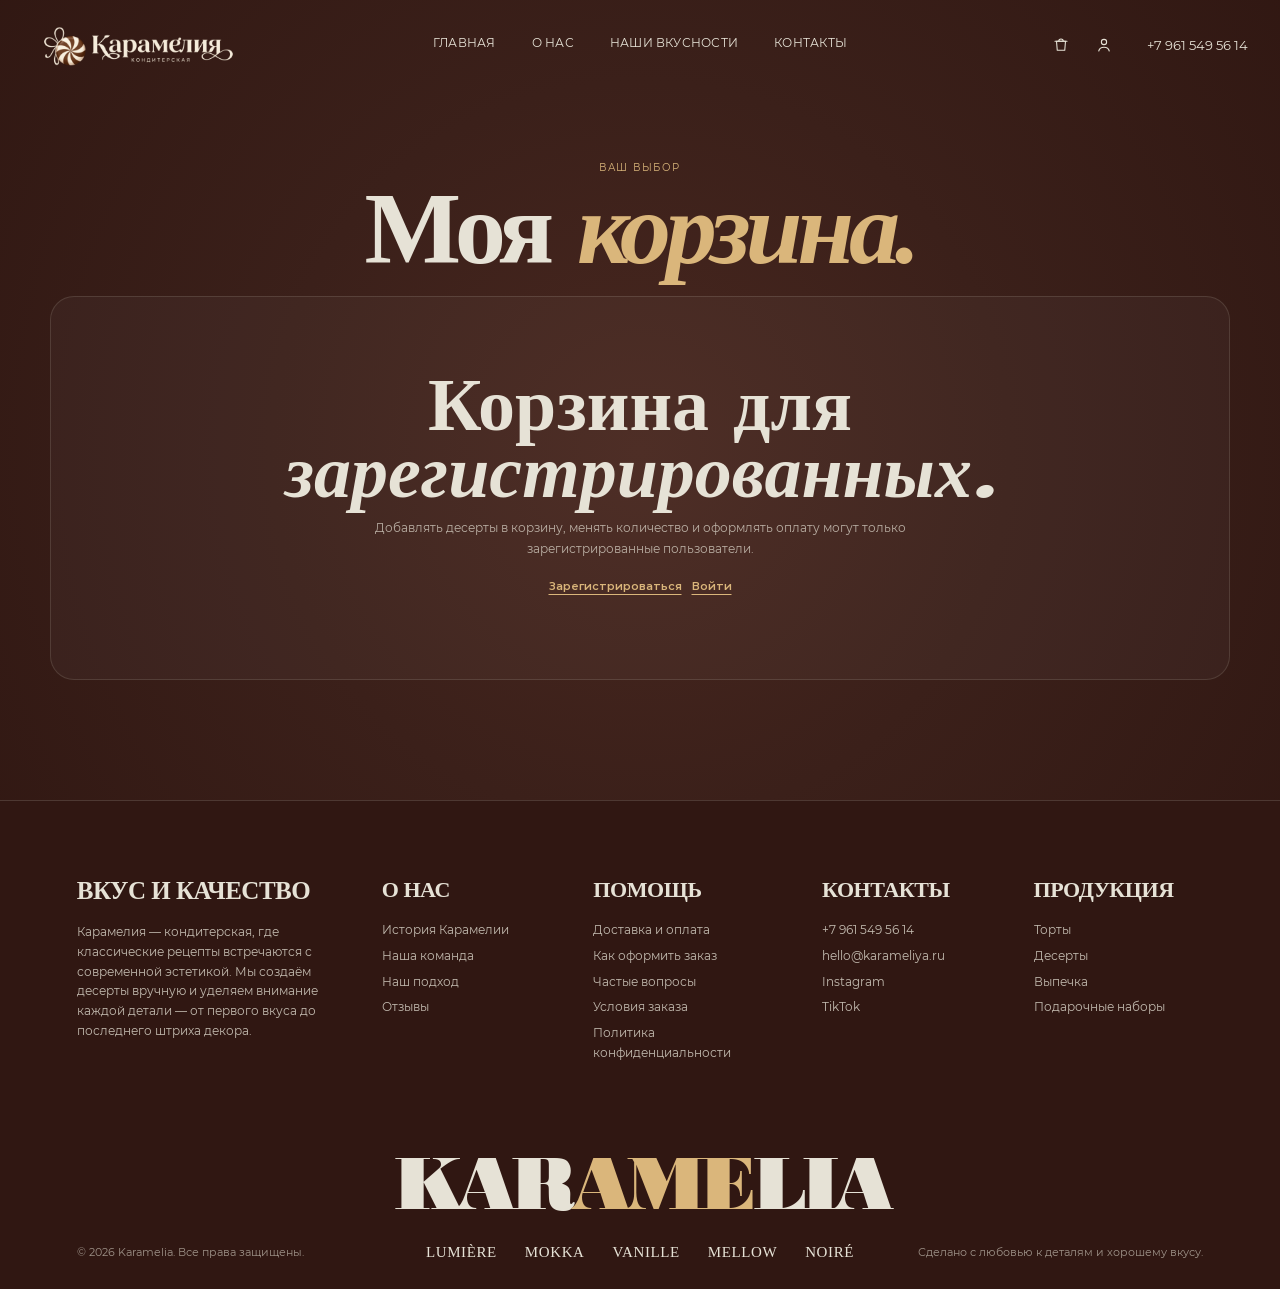
<file: basket.html>
<!DOCTYPE html>
<html lang="ru">
<head>
  <meta charset="UTF-8" />
  <meta name="viewport" content="width=device-width, initial-scale=1.0" />
  <title>Корзина — Карамелия</title>
  <link rel="stylesheet" href="css/style.css" />
  <link rel="stylesheet" href="css/basket.css" />
  <link rel="icon" type="image/x-icon" href="assets/branding/favicon.ico">
</head>
<body>
  <main class="inner-page">
    <header class="site-header">
      <a class="brand" href="index.html" aria-label="Карамелия — на главную"><span class="brand-fallback">КАРАМЕЛИЯ</span><img src="assets/branding/logo.png" alt="Карамелия" onerror="this.style.display='none'; this.previousElementSibling.style.display='inline';" /></a>
      <nav class="main-nav" aria-label="Основная навигация"><a class="nav-link" href="index.html">ГЛАВНАЯ</a><a class="nav-link" href="about.html">О НАС</a><a class="nav-link" href="catalog.html">НАШИ ВКУСНОСТИ</a><a class="nav-link" href="basket.html#footer">КОНТАКТЫ</a></nav>
      <div class="header-actions"><a class="icon-btn active" href="basket.html" aria-label="Корзина"><svg viewBox="0 0 24 24"><path d="M6 7h12l-1 12H7L6 7Zm3 0a3 3 0 0 1 6 0"/><path d="M4 7h16"/></svg><span class="header-count" id="headerCartCount">0</span></a><a class="icon-btn" href="account.html" aria-label="Профиль"><svg viewBox="0 0 24 24"><circle cx="12" cy="8" r="3.5"/><path d="M5 20c.8-3.2 3.1-5 7-5s6.2 1.8 7 5"/></svg></a></div>
      <a class="phone-link" href="tel:+79615495614">+7 961 549 56 14</a>
      <button class="mobile-toggle" type="button" aria-expanded="false" aria-label="Открыть меню"><span></span><span></span><span></span></button>
    </header>

    <nav class="mobile-menu" aria-hidden="true"><a href="index.html">ГЛАВНАЯ</a><a href="about.html">О НАС</a><a href="catalog.html">НАШИ ВКУСНОСТИ</a><a href="basket.html">КОРЗИНА</a><a href="account.html">ЛИЧНЫЙ КАБИНЕТ</a></nav>

    <section class="simple-section basket-section">
      <div class="basket-head"><span class="eyebrow">Ваш выбор</span><h1 class="basket-title">Моя <em>корзина.</em></h1></div>
      <div id="basketRoot"></div>
    </section>

    
            <!-- FOOTER -->
            <footer class="site-footer" id="footer">
                <div class="footer-inner footer-inner--five">
                    <section class="footer-column footer-about">
                        <h2 class="footer-title">ВКУС И КАЧЕСТВО</h2>
                        <p>Карамелия — кондитерская, где классические рецепты встречаются с современной эстетикой. Мы
                            создаём десерты
                            вручную и уделяем внимание каждой детали — от первого вкуса до последнего штриха декора.</p>
                    </section>

                    <nav class="footer-column" aria-label="О нас">
                        <h2 class="footer-title">О НАС</h2>
                        <a href="about.html">История Карамелии</a>
                        <a href="about.html#team">Наша команда</a>
                        <a href="about.html#approach">Наш подход</a>
                        <a href="about.html#reviews">Отзывы</a>
                    </nav>

                    <nav class="footer-column" aria-label="Помощь">
                        <h2 class="footer-title">ПОМОЩЬ</h2>
                        <a href="#faq">Доставка и оплата</a>
                        <a href="#faq">Как оформить заказ</a>
                        <a href="#faq">Частые вопросы</a>
                        <a href="#faq">Условия заказа</a>
                        <a href="#footer">Политика конфиденциальности</a>
                    </nav>

                    <nav class="footer-column" aria-label="Контакты">
                        <h2 class="footer-title">КОНТАКТЫ</h2>
                        <a href="tel:+79615495614">+7 961 549 56 14</a>
                        <a href="mailto:hello@karameliya.ru">hello@karameliya.ru</a>
                        <a href="#footer">Instagram</a>
                        <a href="#footer">TikTok</a>
                    </nav>

                    <nav class="footer-column" aria-label="Продукция">
                        <h2 class="footer-title">ПРОДУКЦИЯ</h2>
                        <a href="catalog.html#cakes">Торты</a>
                        <a href="catalog.html#desserts">Десерты</a>
                        <a href="catalog.html#bakery">Выпечка</a>
                        <a href="catalog.html#gift">Подарочные наборы</a>
                    </nav>
                </div>

                <div class="footer-wordmark" aria-label="Karamelia">

                    <div class="footer-wordmark-text">KAR<span>AME</span>LIA</div>
                </div>

                <div class="footer-meta">
                    <div class="footer-meta-side footer-meta-left">© 2026 Karamelia. Все права защищены.</div>
                    <div class="footer-partners" aria-label="Партнёры">
                        <span>LUMIÈRE</span><span>MOKKA</span><span>VANILLE</span><span>MELLOW</span><span>NOIRÉ</span>
                    </div>
                    <div class="footer-meta-side footer-meta-right">Сделано с любовью к деталям и хорошему вкусу.</div>
                </div>
            </footer>
  </main>

  <div class="shop-modal" id="checkoutModal" hidden role="dialog" aria-modal="true" aria-labelledby="checkoutTitle"><div class="shop-modal__panel"><div class="shop-modal__top"><h2 class="shop-modal__title" id="checkoutTitle">Проверьте данные.</h2><button class="shop-modal__close" type="button" data-close="checkoutModal">×</button></div><p class="shop-modal__text">Данные подставлены из личного кабинета. Перед оплатой их можно проверить и изменить для этого заказа.</p><div class="checkout-summary" id="checkoutSummary"></div><form class="shop-form" id="checkoutForm"><div class="shop-field"><label>ФИО</label><input name="fio" id="checkoutFio" required></div><div class="shop-form-grid"><div class="shop-field"><label>E-mail</label><input name="email" id="checkoutEmail" type="email" required></div><div class="shop-field"><label>Телефон</label><input name="phone" id="checkoutPhone" type="tel" required></div></div><div class="shop-field"><label>Адрес доставки</label><input name="address" id="checkoutAddress" required placeholder="Улица, дом, квартира"></div><div class="modal-actions"><button class="modal-btn outline" type="button" data-close="checkoutModal">Отмена</button><button class="modal-btn dark" type="submit">Подтвердить и оплатить</button></div></form></div></div>
  <div class="shop-modal" id="paymentModal" hidden role="dialog" aria-modal="true" aria-labelledby="paymentTitle"><div class="shop-modal__panel"><div class="shop-modal__top"><h2 class="shop-modal__title" id="paymentTitle">Оплата заказа.</h2><button class="shop-modal__close" type="button" data-close="paymentModal">×</button></div><div class="checkout-summary" id="paymentSummary"></div><form class="shop-form payment-card" id="paymentForm"><div class="shop-field"><label>Номер карты</label><input id="cardNumber" name="cardNumber" inputmode="numeric" maxlength="19" placeholder="0000 0000 0000 0000" required></div><div class="shop-form-grid"><div class="shop-field"><label>Срок действия</label><input name="expiry" inputmode="numeric" maxlength="5" placeholder="ММ/ГГ" required></div><div class="shop-field"><label>CVV</label><input name="cvv" type="password" inputmode="numeric" maxlength="4" placeholder="•••" required></div></div><div class="shop-field"><label>Имя держателя</label><input name="holder" required placeholder="ИМЯ ФАМИЛИЯ"></div><button class="modal-btn caramel" type="submit">Оплатить заказ</button></form></div></div>
  <div class="shop-modal" id="successModal" hidden role="dialog" aria-modal="true" aria-labelledby="successTitle"><div class="shop-modal__panel"><div class="success-state"><div class="success-mark">✓</div><h3 id="successTitle">Заказ оплачен.</h3><p id="successText">Заказ успешно оплачен. Курьер в пути.</p><div class="modal-actions" style="justify-content:center"><a class="modal-btn dark" href="account.html">Личный кабинет</a><button class="modal-btn outline" type="button" data-close="successModal">Вернуться в корзину</button></div></div></div></div>
  <div class="shop-toast" id="shopToast" role="status" aria-live="polite"></div>
  <script src="js/script.js"></script><script src="js/app.js"></script><script src="js/basket.js"></script>
</body>
</html>
</file>
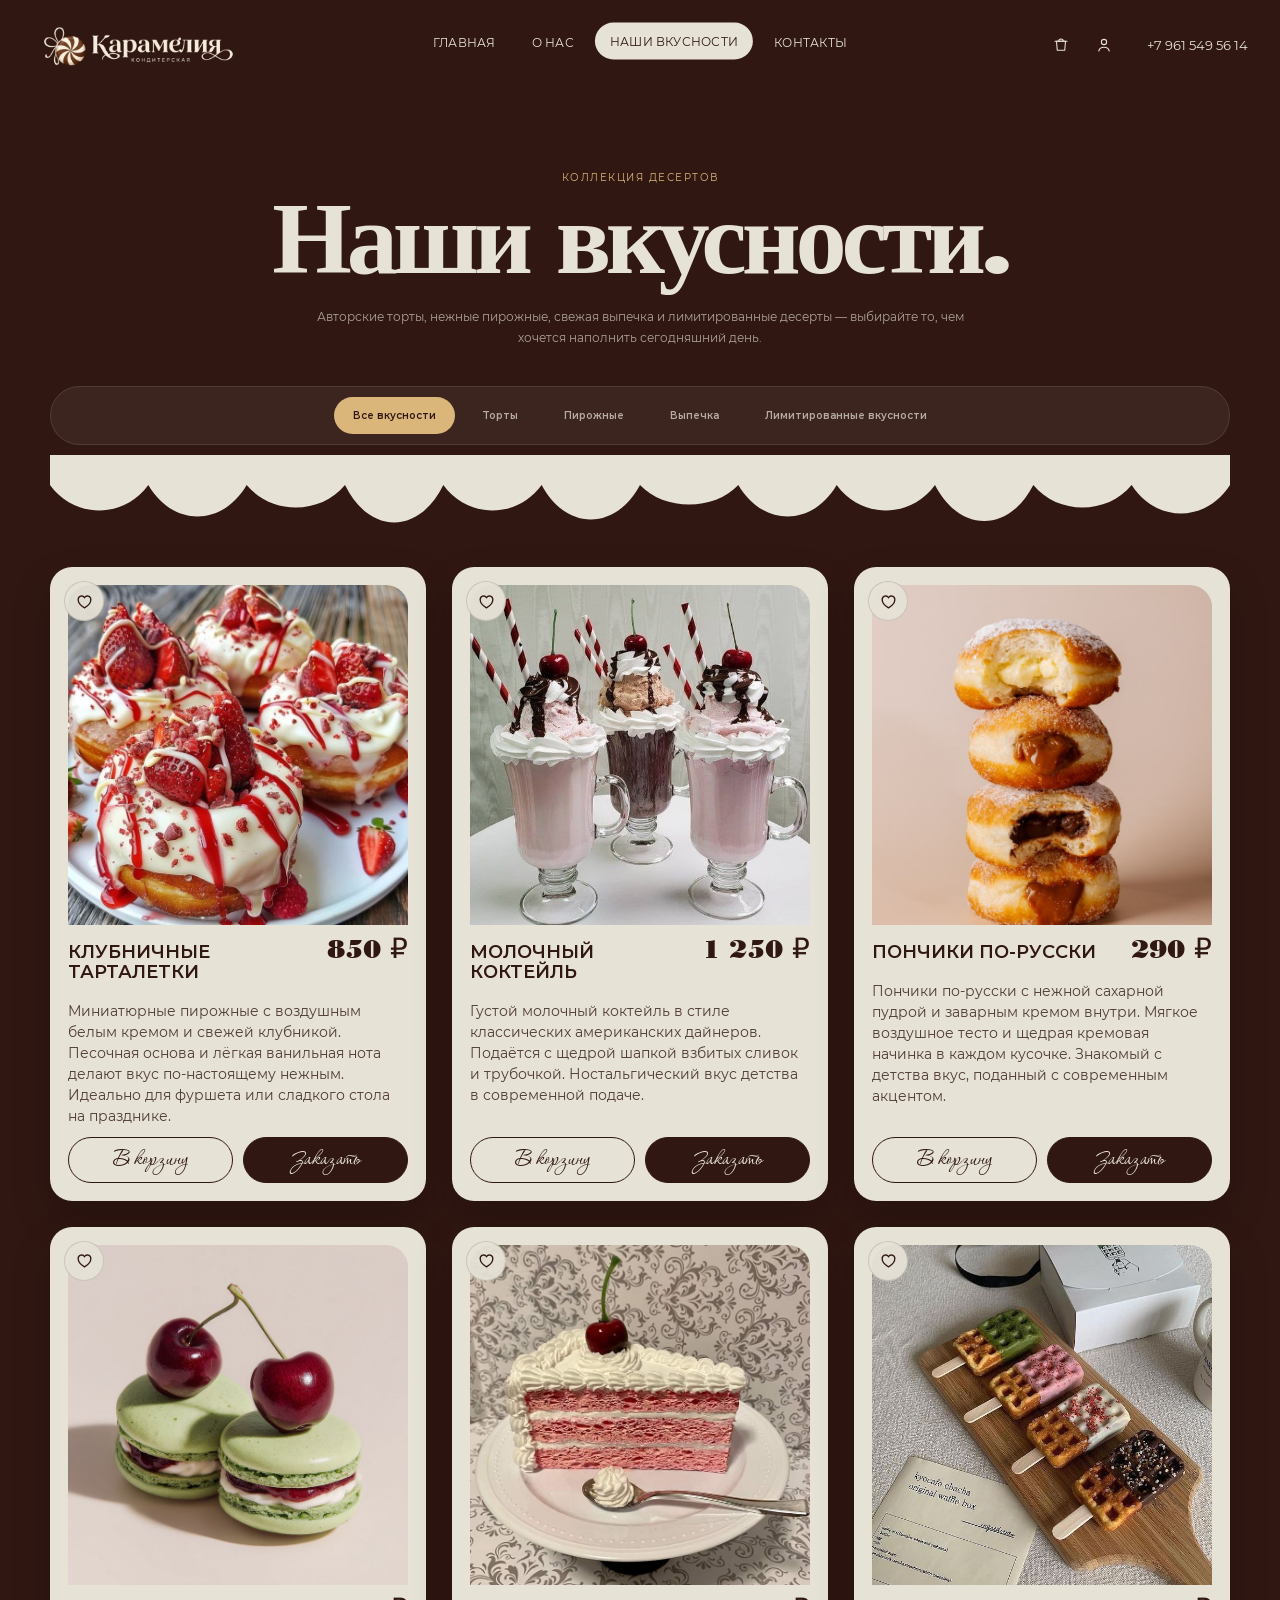
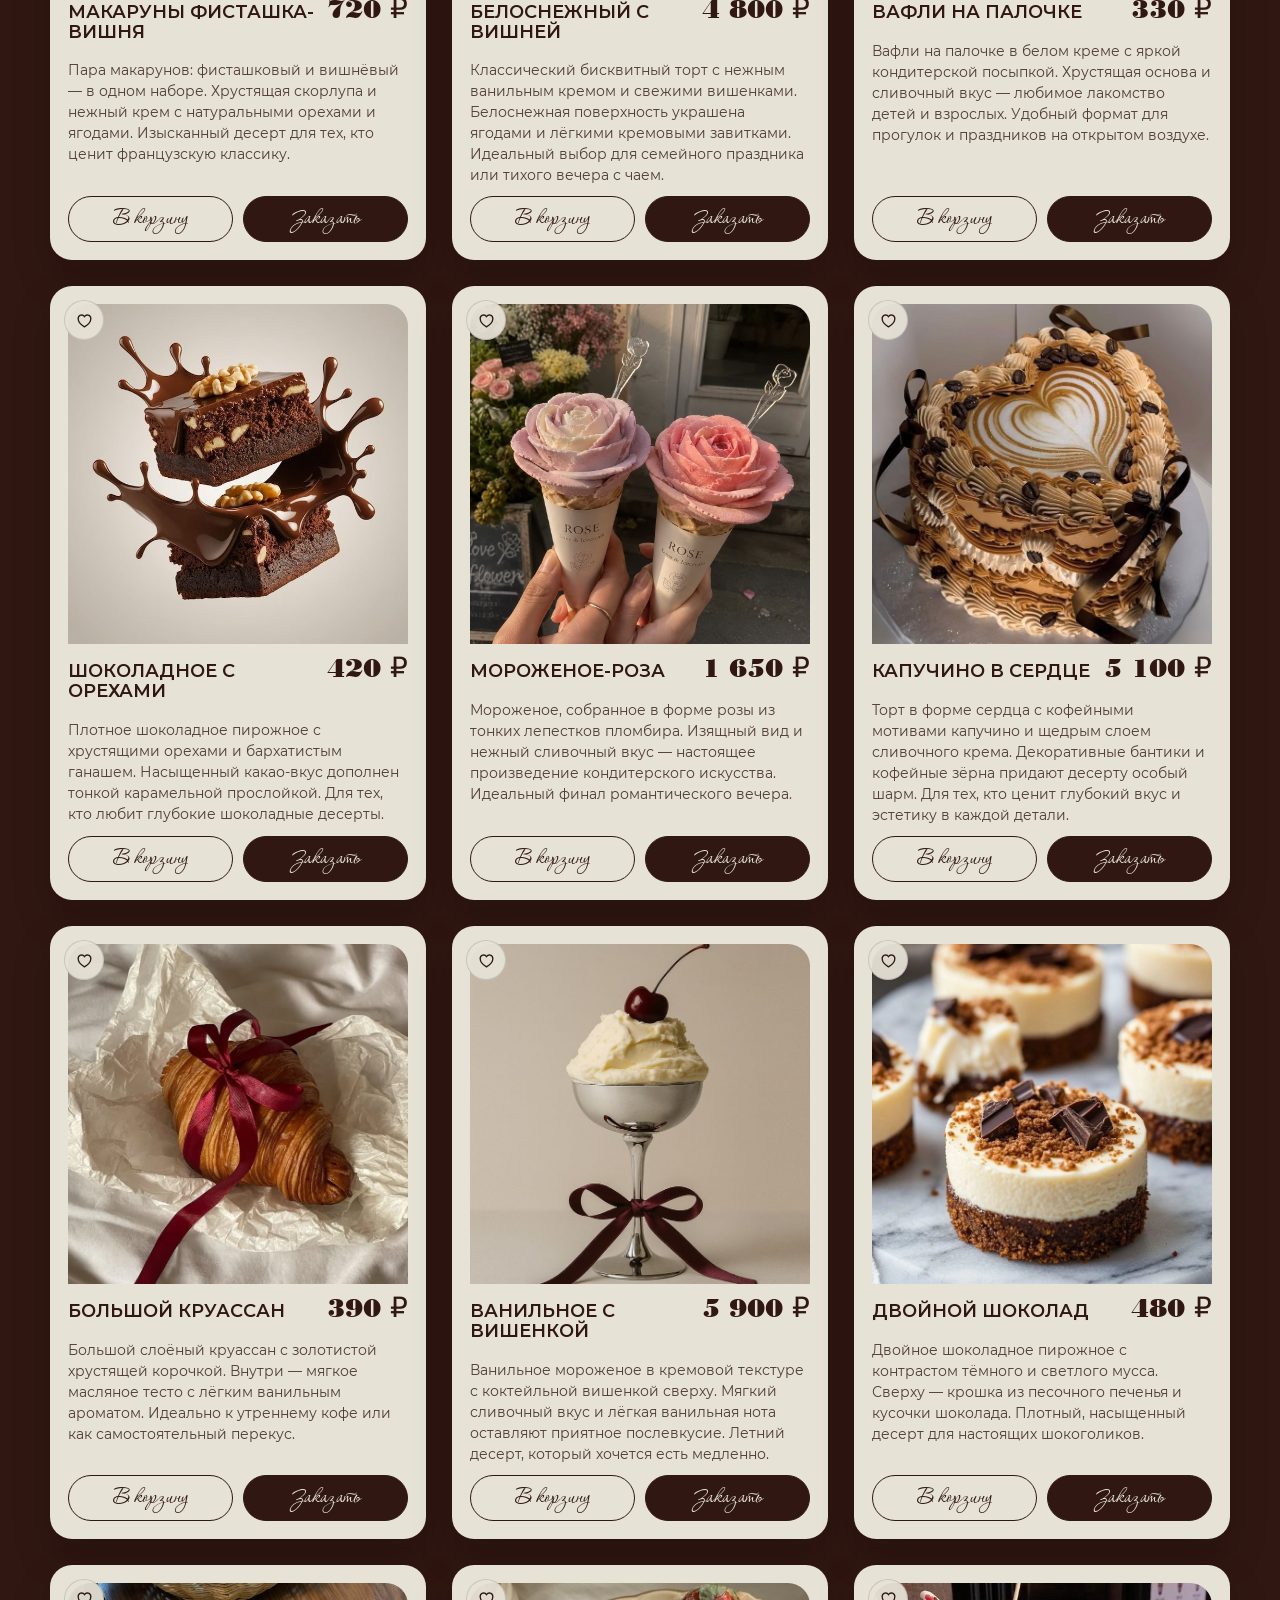
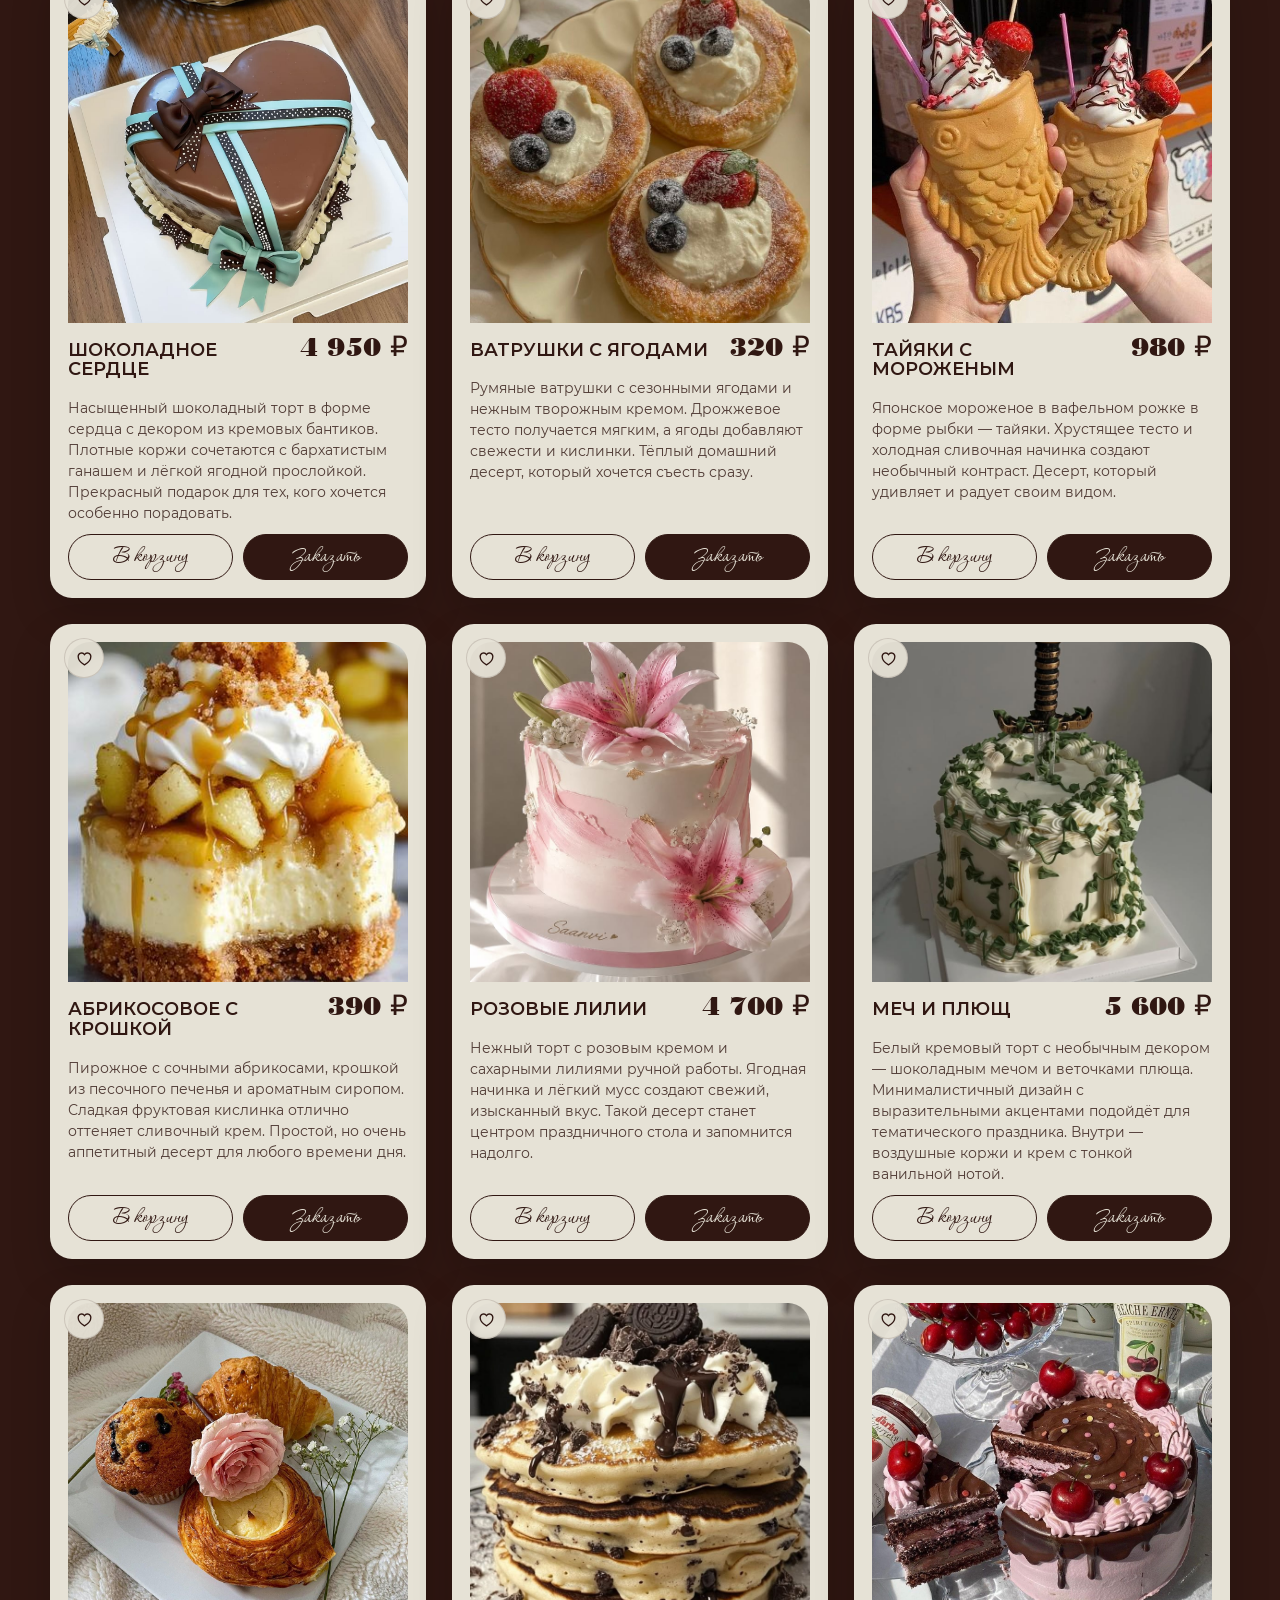
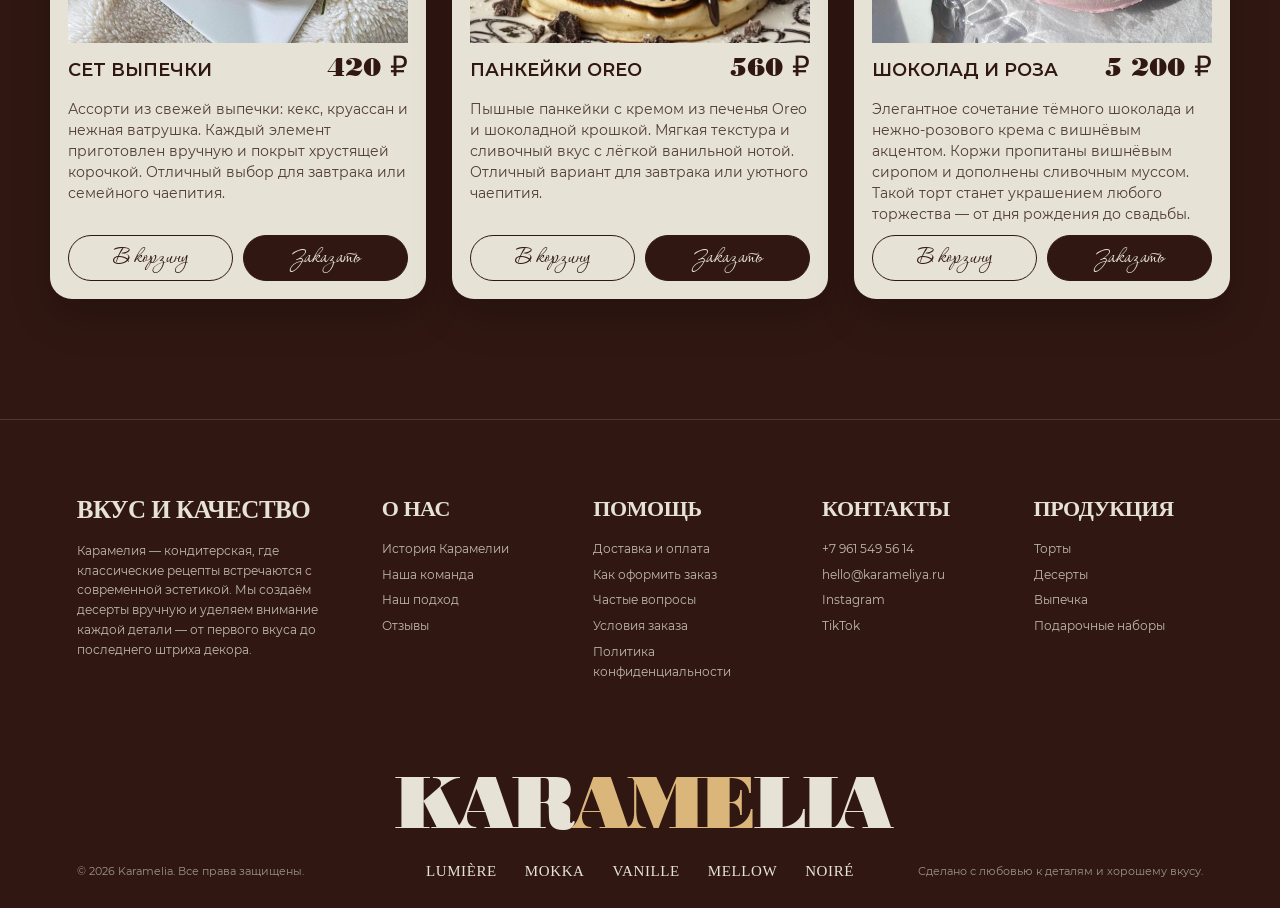
<file: catalog.html>
<!DOCTYPE html>
<html lang="ru">
<head>
  <meta charset="UTF-8" />
  <meta name="viewport" content="width=device-width, initial-scale=1.0" />
  <title>Наши вкусности — Карамелия</title>
  <link rel="stylesheet" href="css/style.css" />
  <link rel="stylesheet" href="css/catalog.css" />
  <link rel="icon" type="image/x-icon" href="assets/branding/favicon.ico">
</head>
<body>
  <main class="inner-page catalog-page">
    <header class="site-header">
      <a class="brand" href="index.html" aria-label="Карамелия — на главную">
        <span class="brand-fallback">КАРАМЕЛИЯ</span>
        <img src="assets/branding/logo.png" alt="Карамелия" onerror="this.style.display='none'; this.previousElementSibling.style.display='inline';" />
      </a>
      <nav class="main-nav" aria-label="Основная навигация">
        <a class="nav-link" href="index.html">ГЛАВНАЯ</a>
        <a class="nav-link" href="about.html">О НАС</a>
        <a class="nav-link active" href="catalog.html">НАШИ ВКУСНОСТИ</a>
        <a class="nav-link" href="catalog.html#footer">КОНТАКТЫ</a>
      </nav>
      <div class="header-actions">
        <a class="icon-btn" href="basket.html" aria-label="Корзина" title="Корзина"><svg viewBox="0 0 24 24"><path d="M6 7h12l-1 12H7L6 7Zm3 0a3 3 0 0 1 6 0"/><path d="M4 7h16"/></svg><span class="header-count" id="headerCartCount">0</span></a>
        <a class="icon-btn" href="account.html" aria-label="Профиль" title="Профиль"><svg viewBox="0 0 24 24"><circle cx="12" cy="8" r="3.5"/><path d="M5 20c.8-3.2 3.1-5 7-5s6.2 1.8 7 5"/></svg></a>
      </div>
      <a class="phone-link" href="tel:+79615495614">+7 961 549 56 14</a>
      <button class="mobile-toggle" type="button" aria-expanded="false" aria-label="Открыть меню"><span></span><span></span><span></span></button>
    </header>

    <nav class="mobile-menu" aria-hidden="true">
        <a href="index.html">ГЛАВНАЯ</a><a href="about.html">О НАС</a><a href="catalog.html">НАШИ ВКУСНОСТИ</a><a href="basket.html">КОРЗИНА</a><a href="account.html">ЛИЧНЫЙ КАБИНЕТ</a>
      </nav>

    <section class="simple-section catalog-section">
      <div class="catalog-head">
        <span class="eyebrow">Коллекция десертов</span>
        <h1 class="catalog-title">Наши вкусности.</h1>
        <p class="catalog-subtitle">Авторские торты, нежные пирожные, свежая выпечка и лимитированные десерты — выбирайте то, чем хочется наполнить сегодняшний день.</p>
      </div>

      <div class="catalog-filters" id="catalogFilters" role="tablist" aria-label="Фильтр по категориям">
        <button class="catalog-filter is-active" type="button" data-category="Все вкусности">Все вкусности</button>
        <button class="catalog-filter" type="button" data-category="Торты">Торты</button>
        <button class="catalog-filter" type="button" data-category="Пирожные">Пирожные</button>
        <button class="catalog-filter" type="button" data-category="Выпечка">Выпечка</button>
        <button class="catalog-filter" type="button" data-category="Лимитированные вкусности">Лимитированные вкусности</button>
      </div>
      <div class="catalog-drip" aria-hidden="true"></div>

      <div id="adminTools" class="catalog-admin" hidden>
        <p class="admin-note">Режим администратора: вы можете добавлять новые позиции и удалять существующие карточки.</p>
        <button class="admin-add" id="openAddProduct" type="button">Добавить позицию</button>
      </div>

      <div id="catalogGrid" class="catalog-grid" aria-live="polite"></div>
    </section>

  <!-- FOOTER -->
    <footer class="site-footer" id="footer">
      <div class="footer-inner footer-inner--five">
        <section class="footer-column footer-about">
          <h2 class="footer-title">ВКУС И КАЧЕСТВО</h2>
          <p>Карамелия — кондитерская, где классические рецепты встречаются с современной эстетикой. Мы создаём десерты
            вручную и уделяем внимание каждой детали — от первого вкуса до последнего штриха декора.</p>
        </section>

        <nav class="footer-column" aria-label="О нас">
          <h2 class="footer-title">О НАС</h2>
          <a href="about.html">История Карамелии</a>
          <a href="about.html#team">Наша команда</a>
          <a href="about.html#approach">Наш подход</a>
          <a href="about.html#reviews">Отзывы</a>
        </nav>

        <nav class="footer-column" aria-label="Помощь">
          <h2 class="footer-title">ПОМОЩЬ</h2>
          <a href="#faq">Доставка и оплата</a>
          <a href="#faq">Как оформить заказ</a>
          <a href="#faq">Частые вопросы</a>
          <a href="#faq">Условия заказа</a>
          <a href="#footer">Политика конфиденциальности</a>
        </nav>

        <nav class="footer-column" aria-label="Контакты">
          <h2 class="footer-title">КОНТАКТЫ</h2>
          <a href="tel:+79615495614">+7 961 549 56 14</a>
          <a href="mailto:hello@karameliya.ru">hello@karameliya.ru</a>
          <a href="#footer">Instagram</a>
          <a href="#footer">TikTok</a>
        </nav>

        <nav class="footer-column" aria-label="Продукция">
          <h2 class="footer-title">ПРОДУКЦИЯ</h2>
          <a href="catalog.html#cakes">Торты</a>
          <a href="catalog.html#desserts">Десерты</a>
          <a href="catalog.html#bakery">Выпечка</a>
          <a href="catalog.html#gift">Подарочные наборы</a>
        </nav>
      </div>

      <div class="footer-wordmark" aria-label="Karamelia">
        <div class="footer-wordmark-text">KAR<span>AME</span>LIA</div>
      </div>

      <div class="footer-meta">
        <div class="footer-meta-side footer-meta-left">© 2026 Karamelia. Все права защищены.</div>
        <div class="footer-partners" aria-label="Партнёры">
          <span>LUMIÈRE</span><span>MOKKA</span><span>VANILLE</span><span>MELLOW</span><span>NOIRÉ</span>
        </div>
        <div class="footer-meta-side footer-meta-right">Сделано с любовью к деталям и хорошему вкусу.</div>
      </div>
    </footer>
  </main>

  <!-- Модалка для гостя -->
  <div class="shop-modal" id="guestModal" hidden role="dialog" aria-modal="true" aria-labelledby="guestTitle">
    <div class="shop-modal__panel"><div class="shop-modal__top"><h2 class="shop-modal__title" id="guestTitle">Возможность для своих.</h2><button class="shop-modal__close" type="button" data-close="guestModal">×</button></div><p class="shop-modal__text">Эта возможность доступна зарегистрированным пользователям. Войдите в личный кабинет или создайте аккаунт, чтобы добавлять десерты в корзину, оформлять заказы и сохранять избранное.</p><div class="modal-actions"><a class="modal-btn dark" href="account.html?mode=login">Войти</a><a class="modal-btn outline" href="account.html?mode=register">Зарегистрироваться</a></div></div>
  </div>

  <!-- Детали товара -->
  <div class="shop-modal" id="detailModal" hidden role="dialog" aria-modal="true" aria-labelledby="detailTitle">
    <div class="shop-modal__panel shop-modal__panel--wide"><div class="shop-modal__top"><h2 class="shop-modal__title" id="detailTitle">Десерт</h2><button class="shop-modal__close" type="button" data-close="detailModal">×</button></div><div id="productDetailContent"></div></div>
  </div>

  <!-- Подтверждение удаления -->
  <div class="shop-modal" id="deleteProductModal" hidden role="dialog" aria-modal="true" aria-labelledby="deleteProductTitle">
    <div class="shop-modal__panel"><div class="shop-modal__top"><h2 class="shop-modal__title" id="deleteProductTitle">Удалить позицию?</h2><button class="shop-modal__close" type="button" data-close="deleteProductModal">×</button></div><p class="shop-modal__text" id="deleteProductText">Карточка будет удалена из каталога.</p><div class="modal-actions"><button class="modal-btn outline" type="button" data-close="deleteProductModal">Оставить</button><button class="modal-btn dark" type="button" id="confirmDeleteProduct">Удалить</button></div></div>
  </div>

  <!-- Добавление товара админом -->
<div class="account-modal" id="productModal" hidden role="dialog" aria-modal="true" aria-labelledby="productModalTitle">
  <div class="account-modal__panel">
    <div class="account-modal__top">
      <h2 id="productModalTitle" class="account-modal__title">Новая вкусность</h2>
      <button class="account-modal__close" type="button" data-close-modal aria-label="Закрыть">×</button>
    </div>
    <form id="productForm" class="modal-form">
      <div class="modal-grid">
        <div class="modal-field">
          <label for="productCategory">Категория</label>
          <select id="productCategory" name="category" required>
            <option value="Торты">Торты</option>
            <option value="Пирожные">Пирожные</option>
            <option value="Выпечка">Выпечка</option>
            <option value="Лимитированные вкусности">Лимитированные вкусности</option>
          </select>
        </div>
        <div class="modal-field">
          <label for="productPrice">Цена, ₽</label>
          <input id="productPrice" name="price" type="number" min="1" step="1" required />
        </div>
        <div class="modal-field wide">
          <label for="productName">Название</label>
          <input id="productName" name="name" type="text" required />
        </div>
        <div class="modal-field wide">
          <label for="productDescription">Описание</label>
          <textarea id="productDescription" name="description" required></textarea>
        </div>
        <div class="modal-field wide">
          <label>Изображение</label>
          <label class="file-upload" for="productImageCatalog">
            <svg viewBox="0 0 24 24" aria-hidden="true">
              <path d="M12 16V4m0 0-4 4m4-4 4 4"/>
              <path d="M4 16v2a2 2 0 0 0 2 2h12a2 2 0 0 0 2-2v-2"/>
            </svg>
            <span class="file-upload__text" data-file-name>Выбрать файл</span>
            <span class="file-upload__hint">JPG, PNG до 5 МБ</span>
            <input id="productImageCatalog" name="image" type="file" accept="image/*" />
          </label>
        </div>
      </div>
      <div class="modal-actions">
        <button class="btn-outline" type="button" data-close-modal>Отмена</button>
        <button class="btn-dark" type="submit">Добавить товар</button>
      </div>
    </form>
  </div>
</div>

  <!-- Оформление -->
  <div class="shop-modal" id="checkoutModal" hidden role="dialog" aria-modal="true" aria-labelledby="checkoutTitle">
    <div class="shop-modal__panel"><div class="shop-modal__top"><h2 class="shop-modal__title" id="checkoutTitle">Проверьте данные.</h2><button class="shop-modal__close" type="button" data-close="checkoutModal">×</button></div><p class="shop-modal__text">Данные подставлены из личного кабинета. Перед оплатой их можно проверить и изменить для этого заказа.</p><div class="checkout-summary" id="checkoutSummary"></div><form class="shop-form" id="checkoutForm"><div class="shop-field"><label>ФИО</label><input name="fio" id="checkoutFio" required></div><div class="shop-form-grid"><div class="shop-field"><label>E-mail</label><input name="email" id="checkoutEmail" type="email" required></div><div class="shop-field"><label>Телефон</label><input name="phone" id="checkoutPhone" type="tel" required></div></div><div class="shop-field"><label>Адрес доставки</label><input name="address" id="checkoutAddress" required placeholder="Улица, дом, квартира"></div><div class="modal-actions"><button class="modal-btn outline" type="button" data-close="checkoutModal">Отмена</button><button class="modal-btn dark" type="submit">Подтвердить и оплатить</button></div></form></div>
  </div>

  <div class="shop-modal" id="paymentModal" hidden role="dialog" aria-modal="true" aria-labelledby="paymentTitle">
    <div class="shop-modal__panel"><div class="shop-modal__top"><h2 class="shop-modal__title" id="paymentTitle">Оплата заказа.</h2><button class="shop-modal__close" type="button" data-close="paymentModal">×</button></div><div class="checkout-summary" id="paymentSummary"></div><form class="shop-form payment-card" id="paymentForm"><div class="shop-field"><label>Номер карты</label><input id="cardNumber" name="cardNumber" inputmode="numeric" autocomplete="cc-number" maxlength="19" placeholder="0000 0000 0000 0000" required></div><div class="shop-form-grid"><div class="shop-field"><label>Срок действия</label><input name="expiry" inputmode="numeric" maxlength="5" placeholder="ММ/ГГ" required></div><div class="shop-field"><label>CVV</label><input name="cvv" type="password" inputmode="numeric" maxlength="4" placeholder="•••" required></div></div><div class="shop-field"><label>Имя держателя</label><input name="holder" autocomplete="cc-name" required placeholder="ИМЯ ФАМИЛИЯ"></div><button class="modal-btn caramel" type="submit">Оплатить заказ</button></form></div>
  </div>

  <div class="shop-modal" id="successModal" hidden role="dialog" aria-modal="true" aria-labelledby="successTitle">
    <div class="shop-modal__panel"><div class="success-state"><div class="success-mark">✓</div><h3 id="successTitle">Заказ оплачен.</h3><p id="successText">Спасибо! Заказ передан в работу. Курьер уже в пути, а статус можно посмотреть в личном кабинете.</p><div class="modal-actions" style="justify-content:center"><a class="modal-btn dark" href="account.html">Личный кабинет</a><button class="modal-btn outline" type="button" data-close="successModal">Продолжить покупки</button></div></div></div>
  </div>

  <div class="shop-toast" id="shopToast" role="status" aria-live="polite"></div>
  <script src="js/script.js"></script>
  <script src="js/app.js"></script>
  <script src="js/catalog.js"></script>
</body>
</html>
</file>
<file: css/style.css>
/* === Заголовки / логотип === */
@font-face {
  font-family: 'Bodoni MT Black Local';
  src: url('../assets/fonts/BodoniMT/bodoni-mt-black.ttf') format('truetype');
  font-style: normal;
  font-weight: 900;
  font-display: swap;
}

/* === Надпись "ame" === */
@font-face {
  font-family: 'Bodoni Moda Bold Italic Local';
  src: url('../assets/fonts/BodoniMT/bodoni-bolditalic.ttf') format('truetype');
  font-style: italic;
  font-weight: 700;
  font-display: swap;
}

/* === Montserrat — три начертания, одна family === */
@font-face {
  font-family: 'Montserrat Local';
  src: url('../assets/fonts/Montserrat/montserrat-regular.ttf') format('truetype');
  font-style: normal;
  font-weight: 400;
  font-display: swap;
}

@font-face {
  font-family: 'Montserrat Local';
  src: url('../assets/fonts/Montserrat/montserrat-medium.ttf') format('truetype');
  font-style: normal;
  font-weight: 500;
  font-display: swap;
}

@font-face {
  font-family: 'Montserrat Local';
  src: url('../assets/fonts/Montserrat/montserrat-semibold.ttf') format('truetype');
  font-style: normal;
  font-weight: 600;
  font-display: swap;
}

/* === Corinthia — для кнопок === */
@font-face {
  font-family: 'Corinthia Local';
  src: url('../assets/fonts/Corinthia/Corinthia.ttf') format('truetype');
  font-style: normal;
  font-weight: 400;
  font-display: swap;
}

:root {
  --cream-rgb: 230, 226, 214;      /* = --cream #e6e2d6 */
  --chocolate-rgb: 48, 23, 18;     /* = --chocolate #301712 */
  --chocolate: #301712;
  --chocolate-mid: #3b201a;
  --chocolate-light: #48271f;
  --cream: #e6e2d6;
  --cream-bright: #f0ede4;
  --caramel: #dab67b;
  --caramel-light: #e4c995;
  --white-alpha: rgba(230, 226, 214, 0.7);
  --line: rgba(230, 226, 214, 0.16);
  --shadow: 0 30px 80px rgba(12, 5, 3, 0.26);
}

* { box-sizing: border-box; }
html { scroll-behavior: smooth; }
body {
  margin: 0;
  background: var(--chocolate);
  color: var(--cream);
  font-family: 'Montserrat Local', Montserrat, Arial, sans-serif;
}
body, a, button { -webkit-tap-highlight-color: transparent; }
a { color: inherit; text-decoration: none; }
button { font: inherit; }

.hero {
  position: relative;
  min-height: 100vh;
  overflow: hidden;
  background:
    radial-gradient(circle at 50% 47%, var(--chocolate-light) 0%, var(--chocolate-mid) 35%, var(--chocolate) 76%, var(--chocolate) 100%);
}

.hero::before {
  content: '';
  position: absolute;
  inset: 0;
  background:
    radial-gradient(circle at 50% 56%, rgba(218,182,123,.08), transparent 26%),
    radial-gradient(circle at 30% 20%, rgba(230,226,214,.025), transparent 20%);
  pointer-events: none;
}

.hero-orb {
  position: absolute;
  border-radius: 999px;
  filter: blur(70px);
  opacity: .14;
  pointer-events: none;
}
.orb-one { width: 260px; height: 260px; background: var(--caramel); top: 14%; left: 42%; }
.orb-two { width: 220px; height: 220px; background: var(--cream); bottom: 9%; right: 7%; opacity: .05; }

.site-header {
  position: relative;
  z-index: 30;
  width: min(1440px, calc(100% - 64px));
  margin: 0 auto;
  padding: 24px 0 18px;
  display: flex;
  align-items: center;
  gap: 28px;
  /* justify-content: space-between;  ← убрать */
}

.header-actions {
  display: flex;
  align-items: center;
  gap: 9px;
  margin-left: auto;   /* ← вот это прижимает всю правую группу к краю */
}

.brand {
  display: inline-flex;
  align-items: center;
  justify-self: start;
  min-height: 42px;
}
.brand img {
  width: auto;
  height: 42px;
  max-width: 220px;
  object-fit: contain;
}
.brand-fallback {
  display: none;
  font-family: 'Bodoni MT Black Local', Georgia, serif;
  font-size: 27px;
  letter-spacing: -.03em;
  color: var(--cream);
}

.main-nav {
  position: absolute;
  left: 50%;
  top: 50%;
  transform: translate(-50%, -50%);
  display: flex;
  align-items: center;
  gap: 6px;
  white-space: nowrap;
  z-index: 2;
}
.nav-link {
  padding: 11px 15px;
  border-radius: 999px;
  font-size: 12px;
  letter-spacing: .02em;
  color: var(--cream);
  transition: background-color .25s ease, color .25s ease, transform .25s ease;
}
.nav-link:hover,
.nav-link.active {
  background: var(--cream);
  color: var(--chocolate);
  transform: translateY(-1px);
}

.icon-btn {
  width: 34px;
  height: 34px;
  display: grid;
  place-items: center;
  color: var(--cream);
  border-radius: 50%;
  transition: color .25s ease, background-color .25s ease, transform .25s ease;
}
.icon-btn:hover {
  color: var(--chocolate);
  background: var(--cream);
  transform: translateY(-1px);
}
.icon-btn svg {
  width: 18px;
  height: 18px;
  fill: none;
  stroke: currentColor;
  stroke-width: 1.45;
  stroke-linecap: round;
  stroke-linejoin: round;
}

.phone-link {
  justify-self: end;
  font-size: 13px;
  color: var(--cream);
  white-space: nowrap;
  transition: color .25s ease;
}
.phone-link:hover { color: var(--caramel); }

.mobile-toggle {
  display: none;
  border: 0;
  background: transparent;
  color: var(--cream);
  width: 42px;
  height: 42px;
  padding: 8px;
}
.mobile-toggle span {
  display: block;
  height: 1px;
  background: currentColor;
  margin: 6px 0;
}

.mobile-menu {
  display: none;
  position: absolute;
  z-index: 25;
  top: 78px;
  left: 16px;
  right: 16px;
  padding: 12px;
  border: 1px solid var(--line);
  border-radius: 20px;
  background: rgba(48,23,18,.93);
  backdrop-filter: blur(18px);
  box-shadow: var(--shadow);
}
.mobile-menu a {
  display: block;
  padding: 13px 14px;
  border-radius: 14px;
  color: var(--cream);
  font-size: 13px;
}
.mobile-menu a:hover { background: var(--cream); color: var(--chocolate); }

.hero-main {
  position: relative;
  width: min(1440px, calc(100% - 64px));
  min-height: calc(100vh - 92px);
  margin: 0 auto;
  padding: 42px 0 54px;
}

.title-lockup {
  position: absolute;
  left: 50%;
  top: 32px;
  width: min(1180px, 94%);
  transform: translateX(-50%);
  display: grid;
  grid-template-columns: 1fr 82px 1.15fr 82px 1fr;
  align-items: center;
  gap: 22px;
  z-index: 10;
  pointer-events: none;
}

.title-side {
  font-family: 'Bodoni MT Black Local', 'Times New Roman', serif;
  font-size: clamp(82px, 9.5vw, 160px);
  line-height: .82;
  letter-spacing: -.05em;
  color: var(--cream);
  user-select: none;
}
.title-left { justify-self: end; }
.title-right { justify-self: start; }

.dash {
  width: 100%;
  height: 11px;
  background: var(--cream);
}

.title-center {
  align-self: start;
  margin-top: -7px;
  text-align: center;
}
.ame-word {
  font-family: 'Bodoni Moda Bold Italic Local', Georgia, serif;
  font-weight: 700;
  font-size: clamp(90px, 4vw, 68px);
  line-height: .9;
  color: var(--caramel);
  letter-spacing: -.05em;
  white-space: nowrap;
}

.accent-mark {
  position: absolute;
  width: 42px;
  height: 20px;
  top: -12px;
  left: 31.5%;
  background: var(--cream);
  clip-path: polygon(0 12%, 52% 0, 100% 68%, 47% 100%);
  transform: rotate(15deg);
}

.cake-wrap {
  position: absolute;
  z-index: 7;
  left: 50%;
  top: 126px;
  width: min(520px, 41vw);
  transform: translateX(-50%);
  /* ключевое: не даём торту вылезти за низ hero */
  max-height: calc(100vh - 260px);
}

.hero-cake {
  display: block;
  width: 100%;
  height: auto;
  max-height: calc(100vh - 260px);
  object-fit: contain;
  filter: drop-shadow(0 34px 28px rgba(9, 3, 2, .28));
  animation: cakeFloat 7s ease-in-out infinite;
}
.cake-glow {
  position: absolute;
  width: 82%;
  aspect-ratio: 1;
  left: 50%;
  top: 18%;
  transform: translateX(-50%);
  border-radius: 50%;
  background: rgba(218,182,123,.08);
  filter: blur(40px);
}

.cake-placeholder {
  display: none;
  min-height: 480px;
  align-items: center;
  justify-content: center;
  border: 1px dashed rgba(230,226,214,.2);
  border-radius: 28px;
  color: rgba(230,226,214,.45);
  letter-spacing: .08em;
  text-transform: uppercase;
  font-size: 10px;
}

.cake-glass-card {
  position: absolute;
  z-index: 8;
  right: -32px;
  bottom: 18%;
  width: 200px;
  padding: 18px 18px 19px;
  border: 1px solid rgba(230,226,214,.15);
  border-radius: 18px;
  background: rgba(55, 32, 26, .52);
  backdrop-filter: blur(12px);
  -webkit-backdrop-filter: blur(12px);
  box-shadow: 0 12px 35px rgba(10,4,2,.12);
}
.glass-kicker {
  display: block;
  margin-bottom: 7px;
  font-size: 10px;
  text-transform: uppercase;
  letter-spacing: .11em;
  color: var(--caramel-light);
}
.cake-glass-card p {
  margin: 0;
  font-size: 11px;
  line-height: 1.55;
  color: var(--cream);
}

.hero-left-column {
  position: absolute;
  z-index: 12;
  left: 0;
  top: 200px;         /* ← уровень верха taste-grid, подгони под свой экран */
  bottom: 74px;       /* ← низ колонки как было */
  width: min(380px, 29vw);
  display: flex;
  flex-direction: column;
  align-items: flex-start;
}
.copy-block p {
  margin: 0 0 15px;
  font-size: 13px;
  line-height: 1.62;
  color: var(--cream);
}
.primary-btn,
.secondary-btn {
  font-family: 'Corinthia Local', 'Montserrat Local', cursive;
  font-weight: 200;
  font-size: 22x;          /* ← важно: Corinthia — скрипт с маленьким x-height */
  line-height: 1;
  letter-spacing: .01em;
  display: inline-flex;
  align-items: center;
  justify-content: center;
  min-height: 48px;
  padding: 0 23px;
  border-radius: 999px;
  border: 1px solid transparent;
  transition: transform .25s ease, background-color .25s ease, color .25s ease, box-shadow .25s ease;
}
.primary-btn {
  margin-top: 4px;
  background: var(--cream);
  color: var(--chocolate);
  font-size: 30px;
  font-weight: 300;
}
.primary-btn:hover {
  background: var(--caramel);
  transform: translateY(-2px);
  box-shadow: 0 12px 24px rgba(0,0,0,.14);
}
.socials {
  display: flex;
  align-items: center;
  gap: 10px;
  margin-top: auto;   /* ← вместо 18px */
}
.social-icon {
  width: 28px;
  height: 28px;
  border-radius: 50%;
  display: grid;
  place-items: center;
  overflow: hidden;                 /* ← обрезает всё, что вылезло за круг */
  border: 1px solid rgba(230,226,214,.42);
  font-size: 13px;
  color: var(--cream);
  transition: transform .2s ease, background-color .2s ease, color .2s ease;
}

.social-icon img {
  width: 100%;
  height: 100%;
  object-fit: cover;              /* ← вписывает без искажений */
  display: block;
  pointer-events: none;             /* чтобы клик шёл по ссылке, а не по картинке */
}
.social-icon:hover {
  background: var(--cream);
  color: var(--chocolate);
  transform: translateY(-2px);
}
.social-icon:hover img {
  filter: brightness(1);   /* делает картинку чёрной под цвет chocolate на hover */
}

.hero-right-column {
  position: absolute;
  z-index: 12;
  right: 0;
  bottom: 58px;
  width: min(360px, 28vw);
  display: grid;
  gap: 20px;
}
.taste-panel h2 {
  margin: 0 0 13px;
  font-size: 13px;
  font-weight: 500;
  color: var(--cream);
}
.taste-grid {
  display: grid;
  grid-template-columns: repeat(3, 1fr);
  gap: 8px;
}
.taste-card {
  background: transparent;
  border: 0;
  padding: 0;
  text-align: left;
  color: var(--cream);
  cursor: pointer;
}
.taste-card span:last-child {
  display: block;
  margin-top: 6px;
  font-size: 10px;
}
.taste-image {
  position: relative;
  display: grid;
  place-items: center;
  aspect-ratio: 1.05;
  overflow: hidden;
  border-radius: 14px;
  border: 1px solid rgba(230,226,214,.1);
  background: rgba(230,226,214,.04);
  transition: transform .25s ease, border-color .25s ease;
}
.taste-image span {
  margin: 0;
  font-size: 8px;
  color: rgba(230,226,214,.45);
  text-transform: uppercase;
  letter-spacing: .07em;
}
.taste-card:hover .taste-image {
  transform: translateY(-3px);
  border-color: rgba(218,182,123,.4);
}
.taste-card:hover span:last-child { color: var(--caramel); }

.chef-card {
  position: relative;
  min-height: 210px;
  overflow: visible;
  padding: 24px 22px;
  border-radius: 26px;
  background: var(--caramel);
  color: var(--chocolate);
  box-shadow: 0 18px 45px rgba(10,4,2,.18);
}
.chef-copy {
  position: relative;
  z-index: 4;
  width: 61%;
}
.chef-copy h2 {
  margin: 0 0 10px;
  font-family: 'Montserrat Local', Montserrat, Arial, sans-serif;
  font-weight: 600;
  font-size: 21px;
  line-height: 1.02;
  letter-spacing: -.03em;
}
.chef-copy p {
  font-family: 'Montserrat Local', Montserrat, Arial, sans-serif;
  font-weight: 500;   
  margin: 0 0 16px;
  font-size: 10px;
  line-height: 1.45;
}
.secondary-btn {
  min-height: 40px;
  padding: 0 17px;
  background: var(--cream);
  color: var(--chocolate);
  font-size: 26px;
  font-weight: 300;
}
.secondary-btn:hover { transform: translateY(-2px); background: var(--cream-bright); }
.hero-chef {
  position: absolute;
  z-index: 6;
  right: -15px;
  bottom: -2px;
  width: 44%;
  max-height: 245px;
  object-fit: contain;
  object-position: bottom center;
  filter: drop-shadow(0 10px 18px rgba(45, 22, 15, .12));
}
.chef-placeholder {
  display: none;
  position: absolute;
  right: 6px;
  bottom: 10px;
  z-index: 5;
  width: 35%;
  font-size: 8px;
  line-height: 1.3;
  color: rgba(48,23,18,.55);
  text-align: center;
  text-transform: uppercase;
  letter-spacing: .08em;
}

.scroll-cue {
  position: absolute;
  z-index: 20;
  left: 50%;
  bottom: 18px;
  transform: translateX(-50%);
  display: flex;
  align-items: center;
  gap: 10px;
  color: rgba(230,226,214,.55);
  font-size: 9px;
  letter-spacing: .12em;
  text-transform: uppercase;

  /* сброс кнопки */
  border: 0;
  background: transparent;
  padding: 8px 12px;
  cursor: pointer;
  font-family: inherit;
  transition: color .3s ease;
}
.scroll-cue:hover {
  color: var(--caramel);
}
.scroll-cue span:first-child {
  width: 1px;
  height: 31px;
  background: currentColor;
}

.site-footer {
  background: var(--chocolate);
  border-top: 1px solid var(--line);
  padding: 60px 0 20px;
}
.footer-inner {
  width: min(1180px, calc(100% - 64px));
  margin: 0 auto;
  display: grid;
  grid-template-columns: 2fr 1fr 1fr;
  gap: 50px;
}
.footer-brand {
  font-family: 'Bodoni MT Black Local', Georgia, serif;
  font-size: 28px;
  margin-bottom: 12px;
}
.footer-inner p,
.footer-inner a {
  font-size: 12px;
  line-height: 1.7;
  color: rgba(230,226,214,.77);
}
.footer-inner a { display: block; margin-bottom: 4px; }
.footer-inner a:hover { color: var(--caramel); }
.footer-title {
  margin-bottom: 10px;
  font-size: 11px;
  letter-spacing: .1em;
  text-transform: uppercase;
  color: var(--caramel);
}
.footer-bottom {
  width: min(1180px, calc(100% - 64px));
  margin: 42px auto 0;
  padding-top: 16px;
  border-top: 1px solid var(--line);
  color: rgba(230,226,214,.42);
  font-size: 10px;
}

.reveal {
  opacity: 0;
  transform: translateY(18px);
  animation: revealUp .75s cubic-bezier(.2,.65,.25,1) forwards;
}
.reveal-delay-1 { animation-delay: .14s; }
.reveal-delay-2 { animation-delay: .28s; }
.reveal-delay-3 { animation-delay: .42s; }

@keyframes revealUp {
  to { opacity: 1; transform: translateY(0); }
}
@keyframes cakeFloat {
  0%,100% { transform: translateY(0); }
  50% { transform: translateY(-6px); }
}
@media (max-width: 1024px) {
  .main-nav { display: none; }
  .mobile-toggle { display: block; }
  .mobile-menu.is-open { display: block; }
}
@media (max-width: 1120px) {
  .site-header,
  .hero-main { width: min(100% - 36px, 1040px); }
  .site-header { grid-template-columns: 1fr auto auto; }
  .phone-link { display: none; }
  .hero-main { min-height: 940px; }
  .title-lockup { width: 96%; top: 34px; grid-template-columns: 1fr 64px 1.05fr 64px 1fr; gap: 16px; }
  .cake-wrap { top: 150px; width: min(520px, 50vw); }
  .hero-left-column { left: 4px; bottom: 58px; width: 32vw; }
  .hero-right-column { right: 4px; bottom: 50px; width: 31vw; }
}

@media (max-width: 860px) {
  .main-nav {display: none; position: static; transform: none;}
  .site-header { grid-template-columns: 1fr auto auto; }
  .mobile-toggle { display: block; }
  .mobile-menu.is-open { display: block; }
  .hero-main { min-height: 1200px; padding-top: 30px; }
  .title-lockup { top: 38px; width: 100%; grid-template-columns: 1fr 40px 1fr 40px 1fr; gap: 12px; }
  .title-side { font-size: clamp(62px, 14vw, 106px); }
  .dash { height: 8px; }
  .ame-word { font-size: clamp(32px, 7vw, 55px); }
  .accent-mark { width: 29px; height: 15px; left: 29%; top: -7px; }
  .cake-wrap { top: 175px; width: min(500px, 63vw); }
  .hero-left-column { width: min(380px, 45vw); left: 8px; bottom: 75px; }
  .hero-right-column { width: min(330px, 40vw); right: 8px; bottom: 74px; }
  .copy-block p { font-size: 12px; }
  .chef-card { min-height: 205px; }
  .hero-chef { width: 48%; }
}

@media (max-width: 620px) {
  .hero-left-column {top: auto;bottom: auto;display: block;      /* возвращаем обычный поток */}
  .socials {justify-content: center; margin-top: 14px;    /* вернуть прежний отступ */ }
  .hero { min-height: auto; }
  .site-header { width: calc(100% - 28px); padding: 18px 0 10px; }
  .brand img { height: 35px; }
  .brand-fallback { font-size: 22px; }
  .header-actions { gap: 3px; }
  .icon-btn { width: 31px; height: 31px; }
  .mobile-menu { top: 66px; }

  .hero-main {
    width: calc(100% - 28px);
    min-height: auto;
    display: flex;
    flex-direction: column;
    padding: 92px 0 50px;
  }
  .title-lockup {
    position: relative;
    left: auto;
    top: auto;
    width: 100%;
    transform: none;
    grid-template-columns: 1fr 26px 1fr 26px 1fr;
    gap: 7px;
    margin-bottom: 12px;
  }
  .title-side { font-size: clamp(44px, 18vw, 76px); }
  .dash { height: 6px; }
  .ame-word { font-size: clamp(26px, 9vw, 40px); }
  .accent-mark { width: 20px; height: 11px; left: 27%; top: -4px; }

  .cake-wrap {
    position: relative;
    top: auto;
    left: auto;
    width: min(480px, 92vw);
    transform: none;
    margin: 4px auto 26px;
  }
  .cake-placeholder { min-height: 340px; }
  .cake-glass-card { width: 170px; right: -4px; bottom: 14%; padding: 14px; }
  .cake-glass-card p { font-size: 9.5px; }

  .hero-left-column,
  .hero-right-column {
    position: relative;
    left: auto;
    right: auto;
    bottom: auto;
    width: 100%;
  }
  .hero-left-column { margin-bottom: 34px; }
  .copy-block { max-width: 520px; }
  .copy-block p { font-size: 12px; }
  .primary-btn { width: 100%; }
  .socials { justify-content: center; margin-top: 14px; }
  .taste-panel { margin-bottom: 8px; }
  .taste-grid { gap: 10px; }
  .taste-card span:last-child { font-size: 11px; }
  .chef-card { min-height: 220px; padding: 22px 18px; }
  .chef-copy { width: 66%; }
  .chef-copy h2 { font-size: 19px; }
  .chef-copy p { font-size: 10px; }
  .hero-chef { width: 41%; max-height: 220px; right: -3px; }
  .scroll-cue { position: relative; left: auto; bottom: auto; transform: none; margin: 6px auto 0; }

  .footer-inner { width: calc(100% - 28px); grid-template-columns: 1fr; gap: 28px; }
  .footer-bottom { width: calc(100% - 28px); }
}

@media (prefers-reduced-motion: reduce) {
  html { scroll-behavior: auto; }
  *, *::before, *::after { animation-duration: .001ms !important; animation-iteration-count: 1 !important; transition-duration: .001ms !important; }
}

/* Inner pages */
.inner-page {
  min-height: 100vh;
  background:
    radial-gradient(circle at 50% 35%, var(--chocolate-light) 0%, var(--chocolate-mid) 35%, var(--chocolate) 78%);
}
.simple-section {
  width: min(1180px, calc(100% - 64px));
  margin: 0 auto;
  padding: 90px 0 120px;
}
.eyebrow {
  display: inline-block;
  margin-bottom: 15px;
  color: var(--caramel);
  text-transform: uppercase;
  letter-spacing: .15em;
  font-size: 10px;
}
.simple-section h1 {
  margin: 0 0 22px;
  font-family: 'Bodoni MT Black Local', Georgia, serif;
  font-size: clamp(58px, 8vw, 110px);
  line-height: .88;
  letter-spacing: -.05em;
  color: var(--cream);
}
.simple-section h1 em {
  font-family: 'Bodoni Moda Bold Italic Local', Georgia, serif;
  color: var(--caramel);
  font-weight: 700;
}
.simple-section > p {
  max-width: 650px;
  font-size: 15px;
  line-height: 1.75;
  color: rgba(230,226,214,.83);
}
.simple-section .primary-btn { margin-top: 18px; }
.catalog-grid {
  margin-top: 52px;
  display: grid;
  grid-template-columns: repeat(3, 1fr);
  gap: 18px;
}
.catalog-card {
  padding: 18px;
  border: 1px solid var(--line);
  border-radius: 24px;
  background: rgba(230,226,214,.03);
}
.catalog-card h2 { margin: 18px 0 8px; font-size: 18px; }
.catalog-card p { margin: 0; font-size: 12px; line-height: 1.6; color: rgba(230,226,214,.7); }
.fake-cake {
  height: 260px;
  border-radius: 18px;
  background: radial-gradient(circle at 50% 30%, rgba(230,226,214,.9) 0 18%, rgba(230,226,214,.16) 19% 33%, transparent 34%), linear-gradient(180deg, rgba(230,226,214,.09), rgba(230,226,214,.02));
  box-shadow: inset 0 0 0 1px rgba(230,226,214,.08);
  position: relative;
}
.fake-cake::after {
  content: '';
  position: absolute;
  left: 50%;
  bottom: 25px;
  transform: translateX(-50%);
  width: 58%;
  height: 48%;
  border-radius: 48% 48% 22% 22%;
  box-shadow: 0 -18px 0 6px rgba(230,226,214,.84), 0 11px 0 2px rgba(18,7,5,.23);
}
.fake-cake.vanilla::after { background: rgba(228,201,149,.32); }
.fake-cake.chocolate::after { background: rgba(77,46,36,.7); }
.fake-cake.berry::after { background: rgba(195,141,136,.36); }

@media (max-width: 760px) {
  .simple-section { width: calc(100% - 28px); padding: 70px 0 80px; }
  .catalog-grid { grid-template-columns: 1fr; }
}
/* ============================================================
   О НАС — блок с «капающим» кремом
   ============================================================ */
.about-preview {
  position: relative;
  min-height: 620px;
  display: grid;
  place-items: center;
  overflow: hidden;
  isolation: isolate;
  background: var(--chocolate);
}

.cream-drip {
  position: absolute;
  z-index: 0;
  top: -40px;
  left: 0;
  right: 0;
  height: 240px;
  background-color: var(--cream);          /* ← цвет берётся отсюда */
  -webkit-mask-image: url("data:image/svg+xml;utf8,<svg xmlns='http://www.w3.org/2000/svg' viewBox='0 0 1440 240' preserveAspectRatio='none'><path fill='black' d='M0,0 L1440,0 L1440,100 C1410,190 1350,190 1320,100 C1290,170 1230,170 1200,100 C1170,220 1110,220 1080,100 C1050,180 990,180 960,100 C930,200 870,200 840,100 C810,160 750,160 720,100 C690,210 630,210 600,100 C570,180 510,180 480,100 C450,230 390,230 360,100 C330,170 270,170 240,100 C210,200 150,200 120,100 C90,180 30,180 0,100 Z'/></svg>");
          mask-image: url("data:image/svg+xml;utf8,<svg xmlns='http://www.w3.org/2000/svg' viewBox='0 0 1440 240' preserveAspectRatio='none'><path fill='black' d='M0,0 L1440,0 L1440,100 C1410,190 1350,190 1320,100 C1290,170 1230,170 1200,100 C1170,220 1110,220 1080,100 C1050,180 990,180 960,100 C930,200 870,200 840,100 C810,160 750,160 720,100 C690,210 630,210 600,100 C570,180 510,180 480,100 C450,230 390,230 360,100 C330,170 270,170 240,100 C210,200 150,200 120,100 C90,180 30,180 0,100 Z'/></svg>");
  -webkit-mask-size: 100% 100%;
          mask-size: 100% 100%;
  -webkit-mask-repeat: no-repeat;
          mask-repeat: no-repeat;

  pointer-events: none;
}

.oval-frame {
  position: absolute;
  inset: 140px -13% 25px;
  border: 1px solid rgba(230,226,214,.58);
  border-radius: 50%;
  opacity: .75;
}

.about-inner {
  position: relative;
  z-index: 3;
  width: min(860px, 92%);
  margin-top: 74px;
  text-align: center;
  color: var(--cream);
}
.about-inner h2 {
  margin: 0 auto 20px;
  font-family: 'Bodoni MT Black Local', Georgia, serif;
  font-size: clamp(44px, 7vw, 88px);
  line-height: .85;
  letter-spacing: -.04em;
}
.about-inner h2 span {
  font-family: 'Bodoni Moda Bold Italic Local', Georgia, serif;
  font-style: italic;
  color: var(--cream);
}
.about-lead {
  width: min(700px, 100%);
  margin: 0 auto;
  font-size: 13px;
  line-height: 1.75;
  color: rgba(230,226,214,.9);
}
.about-small {
  width: min(500px, 92%);
  margin: 14px auto 24px;
  font-size: 12px;
  line-height: 1.6;
  color: rgba(230,226,214,.7);
}

.section-kicker {
  margin: 0 0 10px;
  font-size: 10px;
  letter-spacing: .24em;
  text-transform: uppercase;
  opacity: .72;
  color: var(--cream);
}
.section-kicker--dark { color: #5f4e47; }

.pill-button {
  display: inline-flex;
  align-items: center;
  justify-content: center;
  min-height: 48px;
  padding: 0 24px;
  border-radius: 999px;
  background: var(--cream);
  color: var(--chocolate);
  font-family: 'Corinthia Local', 'Montserrat Local', cursive;
  font-size: 26px;
  line-height: 1;
  transition: transform .25s ease, box-shadow .25s ease, background-color .25s ease;
}
.pill-button:hover {
  transform: translateY(-2px);
  box-shadow: 0 10px 20px rgba(0,0,0,.16);
  background: var(--caramel);
}
.pill-button--light { background: var(--cream); color: var(--chocolate); }
.pill-button--light:hover { background: var(--caramel); }

/* ============================================================
   ГАЛЕРЕЯ ДЕСЕРТОВ
   ============================================================ */
.dessert-gallery {
  position: relative;
  overflow: hidden;
  background: var(--cream);
  color: var(--chocolate);
  padding: 72px 0 0;
}

.gallery-cream {
  position: absolute;
  z-index: 0;
  top: -28px;
  left: 0;
  right: 0;
  height: 126px;
  background: var(--cream);
  box-shadow: 0 8px 14px rgba(48,23,18,.06);
}
.gallery-drip {
  position: absolute;
  top: 76px;
  width: 95px;
  background: var(--cream);
  border-radius: 0 0 50px 50px;
  box-shadow: 0 8px 12px rgba(48,23,18,.05);
}
.gallery-drip--a { left: 5%;  height: 110px; }
.gallery-drip--b { left: 45%; height: 142px; }
.gallery-drip--c { right: 8%; height: 94px; }

.gallery-header {
  position: relative;
  z-index: 2;
  display: flex;
  align-items: end;
  justify-content: space-between;
  gap: 20px;
  padding: 0 clamp(20px, 5vw, 74px) 36px;
}
.gallery-header h2 {
  margin: 0;
  font-family: 'Bodoni MT Black Local', Georgia, serif;
  font-size: clamp(34px, 5vw, 66px);
  line-height: .9;
  letter-spacing: -.04em;
  color: var(--chocolate);
}

.gallery-shell {
  position: relative;
  z-index: 2;
  overflow: hidden;
  padding: 30px clamp(20px, 5vw, 74px) 40px;   /* ← топ/бот для поворотов и сдвигов */
  touch-action: pan-y;
}
.gallery-track {
  display: flex;
  align-items: center;
  gap: 18px;
  width: max-content;
  cursor: grab;
  will-change: transform;
  transition: transform .7s cubic-bezier(.22, .61, .36, 1);   /* ← для авто-плавности */
}
.gallery-track.is-dragging { cursor: grabbing; }

.dessert-card {
  flex: 0 0 clamp(146px, 13vw, 190px);
  padding: 8px;
  background: rgba(255,252,244,.88);
  border-radius: 14px;
  box-shadow: 0 14px 28px rgba(48,23,18,.14);
}
.dessert-card--circle {
  flex: 0 0 clamp(146px, 13vw, 190px);
  padding: 8px;
  background: rgba(255,252,244,.88);
  box-shadow: none;
  border-radius: 50%;
}
.dessert-card--circle .image-placeholder {
  border-radius: 50%;
  box-shadow: 0 14px 28px rgba(48,23,18,.14);
}
.image-placeholder {
  aspect-ratio: 1;
  border-radius: 10px;
  display: grid;
  place-items: center;
  overflow: hidden;
  background: linear-gradient(145deg,#eadcca,#d2c1ad);
  color: rgba(48,23,18,.35);
  font: 600 12px var(--sans, 'Montserrat Local');
  letter-spacing: .2em;
  background-size: cover;
  background-position: center;
}
.image-placeholder.has-image { color: transparent; }

.gallery-controls {
  position: relative;
  z-index: 3;
  display: flex;
  justify-content: center;
  gap: 8px;
  padding-top: 30px;
  padding-bottom: 5px;
}
.gallery-controls button {
  border-radius: 10%;
  width: 34px;
  height: 34px;
  display: grid;
  place-items: center;
  border: 1px solid rgba(48,23,18,.4);
  background: transparent;
  color: var(--chocolate);
  cursor: pointer;
  font-size: 18px;
  transition: background-color .2s ease, color .2s ease;
}
.gallery-controls button:hover { background: var(--chocolate); color: var(--cream); }

/* ============================================================
   Адаптив
   ============================================================ */
@media (max-width: 900px) {
  .about-preview { min-height: 590px; }
}

@media (max-width: 680px) {
  .about-inner { margin-top: 82px; }
  .about-inner h2 { font-size: clamp(43px, 13vw, 70px); }
  .about-lead { font-size: 12px; line-height: 1.7; }

  .gallery-header { display: block; padding-bottom: 28px; }
  .gallery-header h2 { margin-top: 7px; }
 .gallery-shell { padding: 20px 18px 26px; }   /* вместо padding: 0 18px */
  .gallery-track { gap: 12px; }
  .dessert-card { flex-basis: 70vw; }
}
/* ============================================================
   CHEFS
   ============================================================ */
.chefs-section {
  position: relative;
  background: var(--chocolate);
  padding: 84px 7vw 0;
  overflow: hidden;
  /* min-height: 90vh — убрать */
  /* display: flex; align-items: center — убрать */
}
.chefs-slider {
  position: relative;
  z-index: 2;
  width: min(1180px, 100%);
  min-height: 590px;
  margin: 0 auto;
}
.chef-slide {
  position: absolute;
  inset: 0;
  display: grid;
  grid-template-columns: 46% 54%;
  align-items: center;
  gap: 30px;
  opacity: 0;
  visibility: hidden;
  transform: translateX(28px);
  transition: opacity .6s ease, transform .65s ease, visibility .6s;
}
.chef-slide.is-active {
  opacity: 1;
  visibility: visible;
  transform: translateX(0);
  position: relative;
}
.chef-visual {
  position: relative;
  height: 590px;
  overflow: visible;
  display: grid;
  place-items: end center;
}
.circle {
  position: absolute;
  border-radius: 50%;
  z-index: 0;
}
.circle-main {
  width: 465px;
  height: 465px;
  left: 50%;
  top: 53%;
  transform: translate(-50%, -50%);
  background: var(--caramel);
}
.circle-one   { width: 150px; height: 150px; left: 8%;    top: 9%;      background: rgba(var(--cream-rgb), .27); }
.circle-two   { width: 125px; height: 125px; left: 0;     bottom: 18%;  background: rgba(var(--cream-rgb), .21); }
.circle-three { width: 115px; height: 115px; right: 5%;   top: 15%;     background: rgba(var(--cream-rgb), .33); }
.circle-four  { width: 145px; height: 145px; right: -1%;  bottom: 8%;   background: rgba(var(--cream-rgb), .18); }

.chef-media-placeholder,
.chef-portrait {
  position: relative;
  z-index: 2;
  max-width: 93%;
  max-height: 600px;
  object-fit: contain;
  object-position: center bottom;
}
.chef-media-placeholder {

  display: none !important;
  width: 85%;
  height: 84%;
  border-radius: 20px;
  display: grid;
  place-items: center;
  border: 1px dashed rgba(var(--cream-rgb), .18);
  color: rgba(var(--cream-rgb), .55);
  background: rgba(var(--cream-rgb), .06);
  font-size: 10px;
  letter-spacing: .08em;
  text-transform: uppercase;
}

.chef-info { align-self: center; padding: 12px 0 70px; }
.micro-dots { display: flex; gap: 7px; margin-bottom: 22px; }
.micro-dots i,
.under-dots i { display: block; border-radius: 50%; background: var(--cream); opacity: .55; }
.micro-dots i:nth-child(1) { width: 8px;  height: 8px; }
.micro-dots i:nth-child(2) { width: 14px; height: 14px; margin-top: -4px; }
.micro-dots i:nth-child(3) { width: 6px;  height: 6px;  margin-top: 4px; }

.chef-info h2 {
  margin: 0 0 24px;
  font-family: 'Bodoni MT Black Local', Georgia, serif;
  font-size: clamp(50px, 5.2vw, 88px);
  line-height: .86;
  text-transform: uppercase;
  letter-spacing: -.035em;
  max-width: 680px;
  color: var(--cream);
}
.chef-info p {
  max-width: 600px;
  margin: 0 0 27px;
  font-size: 14px;
  line-height: 1.65;
  color: var(--cream);
}
.chef-name {
  width: min(440px, 100%);
  padding: 11px 26px 12px;
  border: 1px solid rgba(var(--cream-rgb), .85);
  border-radius: 999px;
  font-family: 'Corinthia Local', 'Brush Script MT', cursive;
  font-size: 40px;
  letter-spacing: 2px;
  line-height: 1;
  text-align: center;
  color: var(--cream);
}
.under-dots { display: flex; gap: 7px; margin: 15px 0 0 22px; align-items: center; }
.under-dots i:nth-child(1) { width: 8px;  height: 8px; }
.under-dots i:nth-child(2) { width: 14px; height: 14px; }

.chef-slider-controls {
  position: absolute;
  z-index: 5;
  right: 6vw;
  bottom: 40px;
  display: flex;
  gap: 10px;
}
.chef-dot {
  width: 48px;
  height: 48px;
  border-radius: 11px;
  border: 1px solid rgba(var(--cream-rgb), .78);
  background: transparent;
  color: var(--cream);
  cursor: pointer;
  transition: .25s ease;
  font-family: 'Bodoni MT Black Local', Georgia, serif;
  font-size: 30px;
}
.chef-dot:hover { background: var(--caramel); color: var(--chocolate); }
.chef-dot.is-active { background: var(--cream); color: var(--chocolate); }

.chef-half-circle {
  position: absolute;
  right: 0;
  bottom: -42px;
  width: 190px;
  height: 96px;
  border-radius: 190px 190px 0 0;
  background: rgba(var(--cream-rgb), .15);
  z-index: 1;
  pointer-events: none;
}
.chefs-decorative-dot {
  position: absolute;
  border-radius: 50%;
  background: rgba(var(--cream-rgb), .08);
  z-index: 1;
  pointer-events: none;
}
.dot-a { width: 180px; height: 180px; left: -90px; top: 10%; }
.dot-b { width: 110px; height: 110px; right: 11%; top: 17%; }
.dot-c { width: 140px; height: 140px; left: 33%; bottom: 2%; }

/* ============================================================
   PRODUCTS
   ============================================================ */
.products-section {
  position: relative;
  min-height: 760px;
  padding: 70px 0 80px; 
  background-color: var(--chocolate);
  background-image: url('../assets/decorations/slider-background.png');
  background-size: cover;
  background-position: center;
  overflow: hidden;
}
.products-overlay {
  position: absolute;
  inset: 0;
  background: rgba(var(--chocolate-rgb), .78);
  z-index: 0;
  pointer-events: none;
}
.products-layout {
  position: relative;
  z-index: 2;
  display: grid;
  grid-template-columns: minmax(260px, 34%) minmax(0, 66%);
  align-items: center;
  min-height: 500px;
  padding: 0;     
}
.products-heading {
  text-align: center;
  padding: 0 clamp(22px, 3vw, 64px);
  color: var(--cream);
}
.products-heading p {
  margin: 0 0 16px;
  font-size: 11px;
  text-transform: uppercase;
  letter-spacing: .24em;
  color: var(--cream);
  opacity: .75;
}
.products-heading h2 {
  margin: 0;
  font-family: 'Bodoni MT Black Local', Georgia, serif;
  font-size: clamp(38px, 4vw, 60px);   /* было clamp(52px, 5.3vw, 86px) */
  line-height: .95;
  text-transform: uppercase;
  letter-spacing: -.02em;
  color: var(--cream);
  text-align: center;                    /* страховка */
  max-width: 100%;
  overflow-wrap: break-word;             /* если очень узко — слово перенесётся */
}
.product-controls { display: flex; justify-content: center; gap: 11px; margin-top: 25px; }
.slider-arrow {
  width: 52px;
  height: 52px;
  border: 1px solid rgba(var(--cream-rgb), .9);
  border-radius: 10%;
  background: transparent;
  color: var(--cream);
  cursor: pointer;
  font-size: 22px;
  transition: .25s ease;
}
.slider-arrow:hover { background: var(--cream); color: var(--chocolate); transform: translateY(-2px); }

.products-viewport {
  position: relative;
  z-index: 2;
  min-width: 0;
  width: 100%;
  overflow: hidden;
  padding: 14px 0 18px;   
}
.products-track {
  display: flex;
  gap: 26px;
  will-change: transform;
  transition: transform 1.35s cubic-bezier(.22, .61, .36, 1);
}
.product-card {
  flex: 0 0 360px;
  height: 480px;
    display: flex;                     /* ← новое */
  flex-direction: column; 
  border-radius: 22px;
  background: var(--cream);
  color: var(--chocolate);
  overflow: hidden;
  box-shadow: 0 18px 40px rgba(0,0,0,.18);
  transition: transform .3s ease, box-shadow .3s ease;
}
.product-card:hover { transform: translateY(-7px); box-shadow: 0 25px 48px rgba(0,0,0,.24); }

.product-media {
  flex: 0 1 auto;              /* ← не растягивается, только сжимается */
  height: 320px;               /* ← потолок для фото (было ~330) */
  min-height: 220px;        
  position: relative;
  background: #ded8ca;
  border-radius: 22px 22px 0 0;
  overflow: hidden;
  display: grid;
  place-items: center;
}
.product-media > span {
  position: absolute;
  inset: 16px;
  border-radius: 16px;
  border: 1px dashed rgba(var(--chocolate-rgb), .18);
  color: rgba(var(--chocolate-rgb), .52);
  background: rgba(255,255,255,.18);
  display: grid;
  place-items: center;
  font-size: 10px;
  letter-spacing: .08em;
  text-transform: uppercase;
}
.product-media img {
  position: relative;
  z-index: 1;
  width: 100%;
  height: 100%;
  object-fit: cover;
}
.product-body {
 flex: 1 1 auto;                      /* ← строго по контенту */
  height: auto;                      /* ← отменяем 220px */
  min-height: 150px;                 /* ← все карточки в ряду будут равны */
  padding: 14px 18px 12px;
  display: flex;
  flex-direction: column;
  gap: 6px;                          /* ← единый ритм вместо разрозненных margin */
}
.product-title-row {
  display: flex;
  gap: 10px;
  justify-content: space-between;
  align-items: baseline;
}
.product-title-row h3 {
  margin: 0;
  font-family: 'Montserrat Local', Montserrat, Arial, sans-serif;
  font-weight: 600;
  font-size: 18px;
  line-height: 1.05;
  text-transform: uppercase;
}
.product-price {
  font-family: 'Bodoni MT Black Local', Georgia, serif;
  font-size: 28px;
  line-height: 1;
  white-space: nowrap;
}
.product-body p {
  margin: 0;                         /* ← убираем авто-отступ и min-height */
  font-size: 11.5px;
  line-height: 1.4;
  min-height: 0;
}
.product-button {
   margin-top: 20px;
  align-self: stretch;
  min-height: 48px;
  display: inline-flex;
  align-items: center;
  justify-content: center;
  background: var(--chocolate);
  color: var(--cream);
  font-family: 'Corinthia Local', 'Brush Script MT', cursive;
  font-size: 26px;
  line-height: 1;
  text-align: center;
  border-radius:22px;
  transition: background-color .25s ease, color .25s ease;
}
.product-button:hover { background: var(--chocolate-light); color: var(--caramel); }

/* ============================================================
   Адаптив
   ============================================================ */
@media (max-width: 1200px) {
  .chef-info { padding-bottom: 50px; }
  .products-layout { grid-template-columns: minmax(250px, 32%) minmax(0, 68%); }
  .products-heading { padding-inline: 26px; }
  .product-card { flex-basis: 300px; }
  .products-track { gap: 22px; }
    .product-media { height: 320px; min-height: 200px; }
}

@media (max-width: 900px) {
  .chefs-section { padding: 80px 6vw 30px; }
  .chefs-slider { min-height: 780px; }
  .chef-slide { grid-template-columns: 1fr; grid-template-rows: 460px auto; gap: 12px; text-align: left; }
  .chef-visual { height: 450px; overflow: hidden; max-width: 660px; margin: 0 auto; width: 100%; }
  .circle-main { width: 360px; height: 360px; }
  .chef-info { padding: 0 0 40px; }
  .chef-info h2 { font-size: clamp(48px, 8vw, 72px); }
  .chef-name { max-width: 440px; }
  .chef-slider-controls { right: 6vw; bottom: 24px; }
  .chef-media-placeholder,.chef-portrait {max-width: 72%; max-height: 100%;/* ← вместо 600px: растягивается ровно под контейнер */ }

  .products-section { min-height: 780px; }
  .products-layout { display: flex; flex-direction: column; align-items: stretch; min-height: 0; gap: 8px; }
  .products-heading { padding: 0 22px; }
  .products-heading h2 { font-size: clamp(50px, 10vw, 76px); }
  .products-viewport { width: 100%; margin-top: 36px; }
  .product-card { flex-basis: 300px; height: 460px; }
  .product-media { height: 320px; min-height: 180px; }
  .product-button {margin-top:20px ;}
}

@media (max-width: 640px) {
  .chefs-section { min-height: 760px; padding: 58px 18px 24px; }
  .chefs-slider { min-height: 640px; }
  .chef-slide { grid-template-rows: 320px auto; }
  .chef-visual { height: 310px; }
  .circle-main  { width: 250px; height: 250px; }
  .circle-one   { width: 90px;  height: 90px; }
  .circle-two   { width: 78px;  height: 78px; }
  .circle-three { width: 70px;  height: 70px; }
  .circle-four  { width: 85px;  height: 85px; }
  .chef-info h2 { font-size: 50px; margin-bottom: 20px; }
  .chef-info p { font-size: 12px; }
  .chef-name { font-size: 31px; padding: 10px 18px; }
  .chef-slider-controls { right: 18px; bottom: 20px; }
  .chef-dot { width: 42px; height: 42px; }
  .chef-half-circle { width: 130px; height: 65px; bottom: -28px; }
  .chef-media-placeholder,.chef-portrait { max-width: 68%; max-height: 100%;}

  .products-section { padding-top: 66px; }
  .products-heading { padding-inline: 18px; }
  .products-heading p { font-size: 12px; }
  .products-heading h2 { font-size: 50px; }
  .products-viewport { margin-top: 38px; margin-left: 14px; width: calc(100vw - 14px); }
  .products-track { gap: 18px; }
  .product-card { flex-basis: calc(100vw - 120px); height: 420px; }
  .product-media { height: 520px; min-height: 180px; }
  .product-body { min-height: 130px; padding: 12px 16px 10px; }
  .product-button { font-size: 22px; padding: 0 26px; min-height: 36px; }
  .product-title-row h3 { font-size: 16px; }
  .product-price { font-size: 26px; }
}
/* =========================================================
   FAQ / NEWSLETTER / FOOTER — KARAMELIA FINAL SECTIONS
   ========================================================= */

.sr-only{position:absolute;width:1px;height:1px;padding:0;margin:-1px;overflow:hidden;clip:rect(0,0,0,0);white-space:nowrap;border:0}

/* FAQ */
.faq-section{
  position:relative;
  min-height:860px;
  background:var(--chocolate);
  color:var(--cream);
  overflow:hidden;
  display:flex;
  align-items:stretch;
}
.faq-layout{
  width:100%;
  min-height:860px;
  display:grid;
  grid-template-columns:minmax(220px,1fr) minmax(560px,760px) minmax(220px,1fr);
  align-items:stretch;
}
.faq-decoration{
  position:relative;
  min-width:0;
  overflow:visible;
  display:flex;
  align-items:center;
}
.faq-decoration img,
.faq-image-placeholder{
  position:absolute;
  top:50%;
  width:min(33vw,540px);
  height:auto;
  max-height:90%;
  object-fit:contain;
  transform:translateY(-50%);
}

.faq-decoration--left img,
.faq-decoration--left .faq-image-placeholder{left:0;transform:translate(-10%,-50%)}
.faq-decoration--right img,
.faq-decoration--right .faq-image-placeholder{right:0;transform:translate(10%,-50%) scaleX(-1)}
.faq-image-placeholder{
  min-height:520px;
  display:grid;
  place-items:center;
  border:1px dashed rgba(var(--cream-rgb),.2);
  border-radius:24px;
  background:rgba(var(--cream-rgb),.04);
  color:rgba(var(--cream-rgb),.28);
  font-family:monospace;
  font-size:12px;
}
.faq-image-placeholder[hidden]{display:none}
.faq-content{
  position:relative;
  z-index:4;
  min-width:0;
  display:flex;
  flex-direction:column;
  justify-content:center;
  padding:80px 12px 112px;
}
.faq-page{min-width:0}
.faq-page[hidden]{display:none}
.faq-micro-dots{display:flex;justify-content:center;align-items:center;gap:7px;margin:0 auto 15px}
.faq-micro-dots i{display:block;border-radius:50%;background:var(--cream);opacity:.55}
.faq-micro-dots i:nth-child(1){width:6px;height:6px}.faq-micro-dots i:nth-child(2){width:12px;height:12px;margin-top:-4px}.faq-micro-dots i:nth-child(3){width:7px;height:7px;margin-top:3px}
.faq-page h2{
  margin:0;
  text-align:center;
  font-family:'BodoniMT',Georgia,serif;
  font-size:clamp(56px,5vw,84px);
  line-height:.9;
  letter-spacing:-.04em;
  color:var(--cream);
}
.faq-intro{
  max-width:600px;
  margin:16px auto 34px;
  text-align:center;
  font-size:13px;
  line-height:1.55;
  color:rgba(var(--cream-rgb),.83);
}
.faq-list{display:flex;flex-direction:column;gap:5px}
.faq-item{border-bottom:1px solid rgba(var(--cream-rgb),.13)}
.faq-question{
  width:100%;
  display:flex;
  align-items:center;
  justify-content:space-between;
  gap:24px;
  padding:18px 0 15px;
  border:0;
  background:transparent;
  color:var(--cream);
  cursor:pointer;
  text-align:left;
}
.faq-question>span:first-child{
  font-family:'Montserrat',sans-serif;
  font-size:15px;
  line-height:1.35;
  font-weight:600;
}
.faq-circle{
  flex:0 0 34px;
  width:34px;height:34px;
  border-radius:50%;
  display:grid;place-items:center;
  border:1px solid rgba(var(--cream-rgb),.82);
  color:var(--cream);
  font-family:Arial,sans-serif;
  font-size:16px;
  line-height:1;
  transition:transform .25s ease,background .25s ease,color .25s ease,border-color .25s ease;
}
.faq-circle--filled{background:var(--cream);color:var(--chocolate);border-color:var(--cream)}
.faq-question:hover .faq-circle{transform:translateX(2px)}
.faq-item.is-open .faq-circle{transform:rotate(90deg)}
.faq-item.is-open .faq-circle--filled{transform:rotate(90deg)}
.faq-answer{display:grid;grid-template-rows:0fr;transition:grid-template-rows .35s ease,opacity .35s ease;opacity:0}
.faq-answer p{
  overflow:hidden;
  margin:0;
  font-size:12px;
  line-height:1.62;
  color:rgba(var(--cream-rgb),.82);
  text-align:justify;
}
.faq-item.is-open .faq-answer{grid-template-rows:1fr;opacity:1}
.faq-item.is-open .faq-answer p{padding:0 62px 17px 0}
.faq-pagination{display:flex;justify-content:center;gap:10px;margin-top:30px}
.faq-page-btn{
  width:48px;height:48px;
  border-radius:11px;
  border:1px solid var(--cream);
  background:var(--cream);
  color:var(--chocolate);
  cursor:pointer;
  font-family: 'Bodoni MT Black Local', Georgia, serif;
  font-size: 30px;

  transition:.25s ease;
}
.faq-page-btn:hover{background:var(--caramel);border-color:var(--caramel);transform:translateY(-2px)}
.faq-page-btn.is-active{background:var(--cream);color:var(--chocolate)}

/* Newsletter */
.newsletter-section{
  position:relative;
  min-height:660px;
  background:var(--cream);
  color:var(--chocolate);
  overflow:visible;
  z-index:3;
}
.newsletter-layout{
  width:100%;
  min-height:660px;
  display:grid;
  grid-template-columns:minmax(390px,48%) minmax(460px,52%);
  align-items:center;
}
.newsletter-media{
  position:relative;
  min-height:660px;
  z-index:4;
}
.newsletter-media img,
.newsletter-image-placeholder{
  position:absolute;
  left:0;
  top:-78px;
  width:min(54vw,770px);
  height:calc(100% + 78px);
  object-fit:cover;
  object-position:left center;
  border-radius:24px 24px 24px 24px;
}
.newsletter-image-placeholder{
  display:grid;
  place-items:center;
  color:rgba(var(--chocolate-rgb),.45);
  background:rgba(var(--chocolate-rgb),.06);
  border:1px dashed rgba(var(--chocolate-rgb),.25);
  font-family:monospace;
  font-size:12px;
}
.newsletter-image-placeholder[hidden]{display:none}
.newsletter-content{
  position:relative;
  z-index:5;
  padding:84px clamp(34px,6vw,96px) 84px clamp(22px,4vw,62px);
  max-width:760px;
}
.newsletter-kicker{
  margin:0 0 16px;
  font-size:12px;
  line-height:1.4;
  letter-spacing:.14em;
  text-transform:uppercase;
  color:rgba(var(--chocolate-rgb),.72);
}
.newsletter-content h2{
  margin:0 0 24px;
  font-family:'BodoniMT',Georgia,serif;
  font-size: clamp(38px, 4vw, 60px);  
  line-height:.91;
  text-transform:uppercase;
  letter-spacing:-.04em;
  color:var(--chocolate);
}
.newsletter-text{
  margin:0 0 30px;
  max-width:680px;
  font-size:13px;
  line-height:1.65;
  text-align:justify;
  color:rgba(var(--chocolate-rgb),.82);
}
.newsletter-form{display:grid;grid-template-columns:minmax(0,1fr) auto;gap:16px;align-items:stretch}
.newsletter-form input{
  min-width:0;
  height:54px;
  padding:0 17px;
  border:1px solid var(--chocolate);
  border-radius:12px;
  background:transparent;
  color:var(--chocolate);
  outline:none;
  font-family:'Montserrat',sans-serif;
  font-size:12px;
}
.newsletter-form input::placeholder{color:rgba(var(--chocolate-rgb),.5)}
.newsletter-form input:focus{box-shadow:0 0 0 3px rgba(var(--chocolate-rgb),.08)}
.newsletter-form button{
  height:54px;
  padding:0 28px;
  border:1px solid var(--chocolate);
  border-radius:12px;
  background:var(--chocolate);
  color:var(--cream);
  cursor:pointer;
  font-family:'BodoniMT',Georgia,serif;
  font-size:17px;
  letter-spacing:.03em;
  transition:.25s ease;
}
.newsletter-form button:hover{background:var(--chocolate-2);transform:translateY(-2px); color: var(--chocolate);}

/* Footer */
.site-footer{
  position:relative;
  overflow:hidden;
  background:var(--chocolate);
  color:var(--cream);
  padding:78px clamp(22px,6vw,90px) 28px;
}
.footer-inner--five{
  width:min(1280px,100%);
  margin:0 auto;
  display:grid;
  grid-template-columns:1.55fr 1fr 1.1fr 1fr 1fr;
  gap:42px;
  position:relative;
  z-index:2;
}
.footer-column{min-width:0}
.footer-title{
  margin:0 0 19px;
  font-family:'BodoniMT',Georgia,serif;
  font-size:22px;
  line-height:1;
  text-transform:uppercase;
  letter-spacing:-.02em;
  color:var(--cream);
}
.footer-about .footer-title{font-size:25px;line-height:.96}
.footer-column p,.footer-column a{
  margin:0;
  font-size:12px;
  line-height:1.65;
  color:rgba(var(--cream-rgb),.8);
}
.footer-column p{max-width:330px}
.footer-column a{display:block;width:max-content;max-width:100%;margin-bottom:6px;transition:.2s ease}
.footer-column a:hover{color:var(--caramel);transform:translateX(3px)}
.footer-wordmark{
  position:relative;
  width:100%;
  margin:84px auto 30px;
  z-index:1;
}
.footer-wordmark-text{
  position:relative;
  z-index:2;
  margin:0 -0.04em;
  white-space:nowrap;
  text-align:center;
  font-family: 'Bodoni MT Black Local', Georgia, serif;
  font-size: 80px;
  line-height:.78;
  letter-spacing:-.075em;
  color:var(--cream);
}
.footer-wordmark-text span {
  color: var(--caramel);

}
.candy{
  position:absolute;
  z-index:3;
  border-radius:50%;
  background:repeating-conic-gradient(from 12deg,var(--cream) 0deg 24deg,var(--chocolate) 24deg 48deg);
  box-shadow:0 16px 28px rgba(0,0,0,.18),inset 0 0 0 7px rgba(230,226,214,.08);
  filter:drop-shadow(0 5px 8px rgba(0,0,0,.18));
}
.candy::before{content:"";position:absolute;inset:13%;border-radius:50%;background:repeating-conic-gradient(from -14deg,var(--chocolate) 0deg 25deg,var(--cream) 25deg 50deg)}
.candy::after{content:"";position:absolute;inset:37%;border-radius:50%;background:var(--cream);box-shadow:0 0 0 2px rgba(48,23,18,.12)}
.candy-one{width:300px;height:300px;left:-150px;bottom:-78px;transform:rotate(-18deg)}
.candy-two{width:86px;height:86px;left:31%;top:-30px;transform:rotate(19deg)}
.candy-three{width:220px;height:220px;left:42%;bottom:-80px;transform:rotate(9deg)}
.candy-four{width:150px;height:150px;right:-77px;top:48%;transform:rotate(-12deg)}
.footer-meta{
  width:min(1280px,100%);
  margin:0 auto;
  display:grid;
  grid-template-columns:1fr auto 1fr;
  align-items:end;
  gap:28px;
  position:relative;
  z-index:4;
}
.footer-meta-side{
  font-size:11px;
  line-height:1.5;
  color:rgba(var(--cream-rgb),.6);
}
.footer-meta-right{text-align:right}
.footer-partners{display:flex;align-items:center;justify-content:center;gap:28px;flex-wrap:wrap}
.footer-partners span{
  font-family:'BodoniMT',Georgia,serif;
  font-size:15px;
  letter-spacing:.04em;
  color:var(--cream);
}

/* Скрываем fallback-плейсхолдеры, они не нужны в финальной вёрстке */
.faq-image-placeholder,
.newsletter-image-placeholder {
  display: none !important;
}
/* FAQ и Newsletter должны занимать всю ширину экрана */
.faq-section.section-shell,
.newsletter-section.section-shell {
  width: 100%;
  max-width: none;
  margin: 0;
  padding-left: 0;
  padding-right: 0;
}
.faq-section,
.newsletter-section {
  padding-left: 0;
  padding-right: 0;
}


/* Кремовые полосы по бокам FAQ, закрывают зазор до картинки */
.faq-side-band {
  position: absolute;
  top: 0;
  bottom: 0;
  width: var(--faq-band-width, 30px);   /* регулируй эту переменную */
  background: var(--cream);
  z-index: 1;                            /* выше фона, ниже картинок */
  pointer-events: none;
}
.faq-side-band--left  { left: 0; }
.faq-side-band--right { right: 0; }

/* ===== Счётчик корзины — слева от иконки, только для авторизованных ===== */
.header-actions .icon-btn:has(.header-count) {
  width: auto;
  min-width: 34px;
  padding: 0 10px;
  display: inline-flex;
  align-items: center;
  justify-content: center;
  gap: 6px;
  border-radius: 999px;
}
.header-count {
  order: -1;                       /* ← счётчик перед SVG */
  min-width: 20px;
  height: 20px;
  padding: 0 6px;
  display: inline-flex;
  align-items: center;
  justify-content: center;
  border-radius: 999px;
  background: var(--caramel);
  color: var(--chocolate);
  font-family: 'Montserrat Local', sans-serif;
  font-size: 10px;
  font-weight: 700;
  line-height: 1;
}
.header-count[hidden] { display: none !important; }

/* preserve first three blocks; only new sections are responsive below */
@media (max-width:1200px){
  .faq-layout{grid-template-columns:minmax(160px,1fr) minmax(520px,700px) minmax(160px,1fr)}
  .faq-decoration img,.faq-image-placeholder{width:min(30vw,450px)}
  .newsletter-layout{grid-template-columns:minmax(330px,45%) minmax(430px,55%)}
  .newsletter-media img,.newsletter-image-placeholder{width:45vw; top:-1px; height: 665px;}
  .footer-inner--five{grid-template-columns:1.4fr repeat(4,1fr);gap:28px}
}
@media (max-width:900px){
  .faq-side-band { display: none; }
  .faq-section{min-height:0}
  .faq-layout{min-height:0;grid-template-columns:1fr}
  .faq-decoration{display:none}
  .faq-content{padding:72px 24px 100px}
  .faq-page h2{font-size:clamp(54px,11vw,78px)}
  .faq-intro{font-size:12px;margin-bottom:25px}
  .faq-question>span:first-child{font-size:14px}

  .newsletter-layout{min-height:0;grid-template-columns:1fr}
  .newsletter-media{min-height:340px}
  .newsletter-media img,.newsletter-image-placeholder{top:-35px;width:100%;height:390px;border-radius:0 0 24px 24px;object-position:center}
  .newsletter-content{max-width:none;padding:76px 24px 70px}
  .newsletter-content h2{font-size:clamp(48px,10vw,74px)}
  .newsletter-form{grid-template-columns:1fr}

  .site-footer{padding:58px 24px 24px}
  .footer-inner--five{grid-template-columns:repeat(2,minmax(0,1fr));gap:34px 26px}
  .footer-about{grid-column:1/-1}
  .footer-wordmark{margin-top:70px}
  .footer-meta{grid-template-columns:1fr;gap:18px;text-align:center}
  .footer-meta-side,.footer-meta-right{text-align:center}
  .footer-partners{gap:18px}
  .candy-one{width:220px;height:220px;left:-110px;bottom:-64px}
  .candy-two{width:62px;height:62px;left:31%;top:-18px}
  .candy-three{width:160px;height:160px;left:42%;bottom:-56px}
  .candy-four{width:110px;height:110px;right:-55px;top:48%}
}
@media (max-width:640px){
  .faq-side-band { display: none; }
  .faq-content{padding:56px 17px 88px}
  .faq-question{padding:14px 0 12px;gap:13px}
  .faq-question>span:first-child{font-size:13px}
  .faq-circle{width:31px;height:31px;flex-basis:31px;font-size:14px}
  .faq-item.is-open .faq-answer p{padding:0 44px 14px 0;font-size:11px}
  .faq-page-btn{width:44px;height:44px}

  .newsletter-media{min-height:280px}
  .newsletter-media img,.newsletter-image-placeholder{height:320px}
  .newsletter-content{padding:70px 18px 58px}
  .newsletter-kicker{font-size:10px;letter-spacing:.12em}
  .newsletter-content h2{font-size:46px}
  .newsletter-text{font-size:11px;line-height:1.6}
  .newsletter-form input,.newsletter-form button{height:50px}
  .newsletter-form button{font-size:16px}

  .site-footer{padding:48px 18px 22px}
  .footer-inner--five{grid-template-columns:1fr;gap:26px}
  .footer-about{grid-column:auto}
  .footer-title{font-size:21px}
  .footer-about .footer-title{font-size:24px}
  .footer-wordmark{margin:58px auto 24px}
  .footer-wordmark-text{font-size: 60px;}
  .footer-partners{gap:12px 18px}
  .footer-partners span{font-size:13px}
  .footer-meta-side{font-size:10px}
  .candy-one{width:165px;height:165px;left:-82px;bottom:-49px}
  .candy-two{width:46px;height:46px;left:31%;top:-12px}
  .candy-three{width:120px;height:120px;left:42%;bottom:-42px}
  .candy-four{width:78px;height:78px;right:-39px;top:48%}
}
@media (prefers-reduced-motion:reduce){
  .faq-answer,.faq-circle,.faq-page-btn,.newsletter-form button,.footer-column a{transition:none}
}
/* ============================================================
   Общие компоненты: модалки, формы, кнопки магазина
   ============================================================ */

[hidden] { display: none !important; }

/* Модалка */
.shop-modal {
  position: fixed;
  inset: 0;
  z-index: 200;
  display: grid;
  place-items: center;
  padding: 18px;
  background: rgba(11, 4, 2, .72);
  backdrop-filter: blur(8px);
}
.shop-modal__panel {
  width: min(660px, 100%);
  max-height: 90vh;
  overflow: auto;
  background: var(--cream);
  color: var(--chocolate);
  border-radius: 24px;
  box-shadow: 0 35px 100px rgba(0, 0, 0, .35);
  padding: 28px;
  animation: shopModalIn .24s ease both;
}
.shop-modal__panel--wide { width: min(900px, 100%); }
@keyframes shopModalIn {
  from { opacity: 0; transform: translateY(12px) scale(.985); }
  to   { opacity: 1; transform: none; }
}
.shop-modal__top {
  display: flex;
  justify-content: space-between;
  gap: 15px;
  align-items: flex-start;
}
.shop-modal__title {
  margin: 0;
  font-family: 'Bodoni MT Black Local', Georgia, serif;
  font-size: 38px;
  line-height: .95;
}
.shop-modal__close {
  width: 36px;
  height: 36px;
  border-radius: 50%;
  border: 1px solid rgba(var(--chocolate-rgb), .16);
  background: transparent;
  color: var(--chocolate);
  cursor: pointer;
  font-size: 18px;
}
.shop-modal__text {
  color: rgba(var(--chocolate-rgb), .72);
  font-size: 11px;
  line-height: 1.65;
}

/* Кнопки в модалках */
.modal-actions {
  display: flex;
  gap: 10px;
  flex-wrap: wrap;
  margin-top: 20px;
}
.modal-btn {
  min-height: 46px;
  border-radius: 999px;
  padding: 10px 20px;
  cursor: pointer;
  font-family: 'Corinthia Local', cursive;
  font-size: 29px;
  line-height: 1;
  display: inline-flex;
  align-items: center;
  justify-content: center;
  text-decoration: none;
}
.modal-btn.dark    { background: var(--chocolate); color: var(--cream); border: 1px solid var(--chocolate); }
.modal-btn.outline { background: transparent; color: var(--chocolate); border: 1px solid var(--chocolate); }
.modal-btn.caramel { background: var(--caramel); color: var(--chocolate); border: 1px solid var(--caramel); }

/* Checkout */
.checkout-summary {
  display: grid;
  gap: 9px;
  margin: 18px 0;
  padding: 16px;
  background: rgba(var(--chocolate-rgb), .05);
  border-radius: 18px;
}
.checkout-summary div {
  display: flex;
  justify-content: space-between;
  gap: 12px;
  font-size: 11px;
}
.checkout-total {
  margin-top: 4px;
  padding-top: 10px;
  border-top: 1px solid rgba(var(--chocolate-rgb), .12);
  font-weight: 700;
}

/* Формы */
.shop-form { display: grid; gap: 12px; margin-top: 18px; }
.shop-field { display: grid; gap: 6px; }
.shop-field label { font-size: 10px; font-weight: 600; }
.shop-field input,
.shop-field textarea,
.shop-field select {
  width: 100%;
  border: 1px solid rgba(var(--chocolate-rgb), .14);
  background: rgba(255, 255, 255, .46);
  color: var(--chocolate);
  border-radius: 12px;
  padding: 12px 13px;
  outline: none;
  font: inherit;
  font-size: 11px;
}
.shop-field textarea { min-height: 90px; resize: vertical; }
.shop-field input:focus,
.shop-field textarea:focus,
.shop-field select:focus {
  border-color: var(--caramel);
  box-shadow: 0 0 0 3px rgba(218, 182, 123, .16);
}
.shop-form-grid { display: grid; grid-template-columns: 1fr 1fr; gap: 12px; }

/* Платёжная карта */
.payment-card {
  padding: 18px;
  border-radius: 20px;
  background: var(--chocolate);
  color: var(--cream);
}
.payment-card .shop-field label { color: rgba(var(--cream-rgb), .8); }
.payment-card .shop-field input {
  background: rgba(var(--cream-rgb), .08);
  border-color: rgba(var(--cream-rgb), .12);
  color: var(--cream);
}
.payment-card .shop-field input::placeholder { color: rgba(var(--cream-rgb), .45); }

/* Успех */
.success-state { text-align: center; padding: 28px 8px 8px; }
.success-mark {
  width: 76px;
  height: 76px;
  border-radius: 50%;
  display: grid;
  place-items: center;
  margin: 0 auto 20px;
  border: 1px solid var(--caramel);
  color: var(--caramel);
  font-size: 32px;
}
.success-state h3 {
  margin: 0 0 10px;
  font-family: 'Bodoni MT Black Local', Georgia, serif;
  font-size: 42px;
}
.success-state p {
  color: rgba(var(--chocolate-rgb), .72);
  font-size: 12px;
  line-height: 1.7;
}

/* Toast */
.shop-toast {
  position: fixed;
  right: 22px;
  bottom: 22px;
  z-index: 250;
  max-width: min(400px, calc(100vw - 44px));
  padding: 13px 16px;
  border-radius: 14px;
  background: var(--cream);
  color: var(--chocolate);
  border: 1px solid rgba(var(--chocolate-rgb), .14);
  box-shadow: 0 18px 45px rgba(0, 0, 0, .25);
  font-size: 10px;
  opacity: 0;
  pointer-events: none;
  transform: translateY(10px);
  transition: .25s ease;
}
.shop-toast.is-visible { opacity: 1; transform: none; }

/* Адаптив для форм */
@media (max-width: 560px) {
  .shop-modal__panel { padding: 20px; border-radius: 20px; }
  .shop-form-grid { grid-template-columns: 1fr; }
}
/* ===== Красивая кнопка выбора файла ===== */
.file-upload {
  position: relative;
  display: inline-flex;
  align-items: center;
  gap: 10px;
  padding: 11px 20px;
  border: 1px dashed rgba(var(--chocolate-rgb), .35);
  border-radius: 12px;
  background: rgba(var(--chocolate-rgb), .04);
  color: var(--chocolate);
  font-family: 'Montserrat Local', sans-serif;
  font-size: 11px;
  font-weight: 600;
  cursor: pointer;
  transition: border-color .2s ease, background-color .2s ease, transform .2s ease;
  max-width: 100%;
}
.file-upload:hover {
  border-color: var(--caramel);
  background: rgba(218, 182, 123, .1);
  transform: translateY(-1px);
}
.file-upload svg {
  width: 18px;
  height: 18px;
  flex: 0 0 auto;
  fill: none;
  stroke: currentColor;
  stroke-width: 1.5;
  stroke-linecap: round;
  stroke-linejoin: round;
}
.file-upload__text {
  display: inline-block;
  max-width: 240px;
  overflow: hidden;
  white-space: nowrap;
  text-overflow: ellipsis;
}
.file-upload__hint {
  color: rgba(var(--chocolate-rgb), .5);
  font-weight: 400;
  font-size: 10px;
}

/* Скрываем сам input, но оставляем доступным для клавиатуры */
.file-upload input[type="file"] {
  position: absolute;
  width: 1px;
  height: 1px;
  padding: 0;
  margin: -1px;
  overflow: hidden;
  clip: rect(0, 0, 0, 0);
  white-space: nowrap;
  border: 0;
}

/* Тёмная тема (для модалок админа, у которого фон cream — не нужно) */

/* ===== Универсальная модалка (используется в account и catalog) ===== */
.account-modal[hidden] { display: none; }
.account-modal {
  position: fixed;
  z-index: 100;
  inset: 0;
  display: grid;
  place-items: center;
  padding: 20px;
  background: rgba(10, 4, 2, .68);
  backdrop-filter: blur(8px);
}
.account-modal__panel {
  width: min(560px, 100%);
  max-height: min(88vh, 860px);
  overflow: auto;
  padding: 30px;
  border-radius: 24px;
  background: var(--cream);
  color: var(--chocolate);
  box-shadow: 0 30px 80px rgba(0, 0, 0, .3);
  animation: modalIn .28s ease both;
}
@keyframes modalIn {
  from { opacity: 0; transform: translateY(10px) scale(.985); }
  to   { opacity: 1; transform: none; }
}
.account-modal__top {
  display: flex;
  justify-content: space-between;
  gap: 20px;
  align-items: flex-start;
  margin-bottom: 18px;
}
.account-modal__title {
  margin: 0;
  font-family: 'Bodoni MT Black Local', Georgia, serif;
  font-size: 34px;
  line-height: .95;
}
.account-modal__close {
  width: 34px;
  height: 34px;
  border: 1px solid rgba(var(--chocolate-rgb), .14);
  border-radius: 50%;
  background: transparent;
  color: var(--chocolate);
  cursor: pointer;
  font-size: 18px;
}
.modal-form { display: grid; gap: 12px; }
.modal-grid { display: grid; grid-template-columns: 1fr 1fr; gap: 12px; }
.modal-field { display: grid; gap: 6px; }
.modal-field.wide { grid-column: 1 / -1; }
.modal-field label { font-size: 9px; color: rgba(var(--chocolate-rgb), .55); }
.modal-field input,
.modal-field select,
.modal-field textarea {
  width: 100%;
  min-height: 45px;
  border: 1px solid rgba(var(--chocolate-rgb), .11);
  border-radius: 12px;
  padding: 0 13px;
  background: rgba(var(--chocolate-rgb), .04);
  color: var(--chocolate);
  outline: 0;
  font: 10px 'Montserrat Local', sans-serif;
}
.modal-field textarea { min-height: 100px; padding: 12px 13px; resize: vertical; }
.modal-field input:focus,
.modal-field select:focus,
.modal-field textarea:focus {
  border-color: var(--caramel);
  box-shadow: 0 0 0 3px rgba(218, 182, 123, .12);
}
.modal-actions { display: flex; justify-content: flex-end; gap: 8px; padding-top: 4px; }
.btn-dark, .btn-outline {
  min-height: 44px;
  padding: 0 20px;
  border-radius: 999px;
  cursor: pointer;
  font-family: 'Montserrat Local', sans-serif;
  font-size: 10px;
  font-weight: 600;
  transition: .22s ease;
}
.btn-dark {
  border: 1px solid var(--chocolate);
  background: var(--chocolate);
  color: var(--cream);
}
.btn-outline {
  border: 1px solid rgba(var(--chocolate-rgb), .22);
  background: transparent;
  color: var(--chocolate);
}
.btn-dark:hover, .btn-outline:hover { transform: translateY(-1px); }

@media (max-width: 560px) {
  .modal-grid { grid-template-columns: 1fr; }
  .modal-field.wide { grid-column: auto; }
  .modal-actions { flex-direction: column-reverse; }
  .modal-actions button { width: 100%; }
}
/* ===== Отзывы ===== */
.write-review-product {
  margin: 0 0 4px;
  font-family: 'Bodoni MT Black Local', Georgia, serif;
  font-size: 22px;
  line-height: 1.1;
  color: var(--chocolate);
}

/* Кнопка «Оставить отзыв» в списке заказов */
.order-row .review-btn {
  grid-column: 1 / -1;
  justify-self: start;
  margin-top: 8px;
  border: 1px solid var(--chocolate);
  background: transparent;
  color: var(--chocolate);
  border-radius: 999px;
  padding: 8px 16px;
  cursor: pointer;
  font-family: 'Montserrat Local', sans-serif;
  font-size: 10px;
  font-weight: 600;
  transition: .2s ease;
}
.order-row .review-btn:hover {
  background: var(--chocolate);
  color: var(--cream);
}
.order-row .review-btn.is-done {
  border-color: rgba(var(--chocolate-rgb), .22);
  color: rgba(var(--chocolate-rgb), .5);
  cursor: default;
  pointer-events: none;
}
/* ============================================================
   Responsive refinements — checked for narrow phones/tablets
   ============================================================ */
html { max-width: 100%; overflow-x: clip; }
body { max-width: 100%; overflow-x: clip; }
.site-header,
.hero-main,
.footer-inner--five,
.footer-meta,
.footer-wordmark,
.footer-column,
.title-lockup,
.title-center,
.hero-left-column,
.hero-right-column { min-width: 0; }
.site-header { gap: clamp(10px, 2vw, 28px); }
.brand { flex: 0 1 auto; min-width: 0; }
.brand img { display: block; max-width: min(220px, 30vw); }
.header-actions { flex: 0 0 auto; min-width: 0; }
.main-nav { max-width: calc(100% - 340px); }
.footer-wordmark { width: 100%; max-width: 100%; min-width: 0; overflow: hidden; }
.footer-wordmark-text {
  display: block;
  width: 100%;
  margin-inline: auto;
  text-align: center;
  white-space: nowrap;
  font-size: clamp(42px, 6.1vw, 80px);
  letter-spacing: -.08em;
}

@media (min-width: 621px) and (max-width: 860px) {
  .title-lockup {
    width: 100%;
    grid-template-columns: minmax(0, 1fr) clamp(18px, 4vw, 34px) minmax(0, 1fr) clamp(18px, 4vw, 34px) minmax(0, 1fr);
    gap: clamp(4px, 1vw, 8px);
  }
  .title-side {
    min-width: 0;
    white-space: nowrap;
    font-size: clamp(36px, 9vw, 72px);
    letter-spacing: -.06em;
  }
  .title-center { min-width: 0; margin-top: 0; }
  .ame-word { font-size: clamp(28px, 6.2vw, 48px); }
  .dash { min-width: 0; height: clamp(4px, 1vw, 7px); }
  .accent-mark { width: 24px; left: 28%; }
  .hero-left-column { width: min(330px, 43vw); }
  .hero-right-column { width: min(310px, 40vw); }
  .footer-wordmark-text { font-size: clamp(42px, 8vw, 68px); }
}

@media (max-width: 620px) {
  .site-header { width: calc(100% - 28px); gap: 8px; }
  .brand { max-width: calc(100% - 92px); }
  .brand img { height: 35px; width: auto; max-width: 100%; }
  .header-actions { margin-left: auto; gap: 2px; }
  .mobile-toggle { flex: 0 0 34px; width: 34px; height: 38px; padding: 7px 5px; }
  .icon-btn { flex: 0 0 31px; }
  .title-lockup {
    width: 100%;
    max-width: 470px;
    margin-inline: auto;
    grid-template-columns: minmax(0, 1fr) clamp(13px, 4vw, 21px) minmax(0, 1fr) clamp(13px, 4vw, 21px) minmax(0, 1fr);
    gap: clamp(3px, 1.1vw, 6px);
    align-items: center;
  }
  .title-side {
    min-width: 0;
    white-space: nowrap;
    font-size: clamp(30px, 10.2vw, 43px);
    line-height: .86;
    letter-spacing: -.065em;
  }
  .title-left { justify-self: end; }
  .title-right { justify-self: start; }
  .title-center { align-self: center; min-width: 0; margin-top: 0; }
  .ame-word { font-size: clamp(22px, 7vw, 30px); line-height: .95; }
  .dash { width: 100%; min-width: 0; height: clamp(3px, 1vw, 5px); }
  .accent-mark { width: 17px; height: 9px; left: 27%; top: -5px; }
  .cake-wrap { width: min(440px, calc(100vw - 38px)); max-height: none; }
  .hero-cake { width: 100%; max-height: min(58vh, 520px); }
  .cake-glass-card { width: min(155px, 53%); max-width: calc(100% - 8px); right: 0; padding: 12px; }
  .chef-card { overflow: hidden; }
  .chef-copy { width: 64%; }
  .hero-chef { width: 40%; max-width: 44%; right: 0; }
  .taste-grid { grid-template-columns: repeat(3, minmax(0, 1fr)); }
  .taste-card { min-width: 0; }
  .taste-card img { max-width: 100%; }
  .primary-btn,
  .secondary-btn { max-width: 100%; white-space: normal; text-align: center; }
  .footer-wordmark { margin: 50px auto 22px; }
  .footer-wordmark-text { font-size: clamp(32px, 10vw, 50px); letter-spacing: -.075em; }
  .footer-meta { gap: 16px; }
  .footer-partners { max-width: 100%; gap: 10px 16px; }
}

@media (max-width: 380px) {
  .site-header { width: calc(100% - 24px); padding-top: 14px; }
  .brand img { height: 31px; }
  .header-actions .icon-btn { width: 28px; flex-basis: 28px; }
  .mobile-toggle { width: 30px; flex-basis: 30px; }
  .hero-main { width: calc(100% - 24px); }
  .title-lockup { grid-template-columns: minmax(0, 1fr) 12px minmax(0, 1fr) 12px minmax(0, 1fr); gap: 3px; }
  .title-side { font-size: clamp(28px, 9.5vw, 36px); }
  .ame-word { font-size: clamp(21px, 6.8vw, 26px); }
  .cake-glass-card { width: 145px; padding: 10px; }
  .footer-wordmark-text { font-size: clamp(29px, 9.6vw, 37px); }
  .footer-partners span { font-size: 12px; }
}

/* Compact tablets: stack the hero instead of squeezing side cards */
@media (min-width: 621px) and (max-width: 920px) {
  .hero { min-height: 0; }
  .hero-main {
    width: calc(100% - 36px);
    min-height: 0;
    display: flex;
    flex-direction: column;
    padding: 28px 0 54px;
  }
  .title-lockup {
    position: relative;
    inset: auto;
    transform: none;
    width: 100%;
    max-width: 500px;
    margin: 0 auto 20px;
    grid-template-columns: minmax(0, 1fr) clamp(14px, 3vw, 22px) minmax(0, 1fr) clamp(14px, 3vw, 22px) minmax(0, 1fr);
    gap: clamp(4px, 1vw, 7px);
  }
  .title-side { font-size: clamp(35px, 7vw, 54px); }
  .title-center { margin-top: 0; align-self: center; }
  .ame-word { font-size: clamp(27px, 5vw, 40px); }
  .dash { height: clamp(3px, .8vw, 6px); }
  .accent-mark { width: 23px; height: 12px; top: -6px; left: 28%; }
  .cake-wrap {
    position: relative;
    inset: auto;
    transform: none;
    width: min(420px, 78vw);
    max-height: none;
    margin: 6px auto 28px;
  }
  .hero-cake { width: 100%; max-height: min(62vh, 480px); }
  .hero-left-column,
  .hero-right-column {
    position: relative;
    inset: auto;
    width: 100%;
    max-width: 620px;
    margin-inline: auto;
  }
  .hero-left-column { margin-bottom: 30px; }
  .hero-right-column { display: grid; grid-template-columns: minmax(0, 1fr); gap: 18px; }
  .chef-card { overflow: hidden; }
  .hero-chef { right: 0; max-width: 44%; }
}

@media (min-width: 821px) and (max-width: 860px) {
  .hero-right-column { width: min(340px, 40vw); }
}


/* Header consistency: identical three-line mobile menu on every page */
.mobile-toggle span {
  display: block;
  width: 100%;
  height: 1px;
  margin: 5px 0;
  background: currentColor;
}

/* Keep the cart icon the same size when its item-count badge is present. */
.header-actions .icon-btn:has(.header-count) {
  position: relative;
  box-sizing: border-box;
  width: 34px;
  min-width: 34px;
  height: 34px;
  flex: 0 0 34px;
  padding: 0;
  gap: 0;
  overflow: visible;
}
.header-actions .icon-btn:has(.header-count) svg {
  display: block;
  width: 18px;
  height: 18px;
  flex: 0 0 18px;
}
.header-actions .header-count {
  position: absolute;
  top: -5px;
  left: -5px;
  order: initial;
  min-width: 16px;
  width: auto;
  height: 16px;
  padding: 0 4px;
  box-sizing: border-box;
  font-size: 9px;
  z-index: 1;
}
@media (max-width: 620px) {
  .header-actions .icon-btn:has(.header-count) {
    width: 31px; min-width: 31px; height: 31px; flex-basis: 31px;
  }
}
@media (max-width: 380px) {
  .header-actions .icon-btn:has(.header-count) {
    width: 28px; min-width: 28px; height: 28px; flex-basis: 28px;
  }
}
</file>
<file: css/about.css>
/* ============================================================
   ABOUT PAGE — КАРАМЕЛИЯ
   Четыре контентных блока. Header/footer используют общий style.css.
   ============================================================ */
.about-page .simple-section {
  width: min(1440px, calc(100% - 64px));   /* было 100% */
  margin: 0 auto;
  border-radius: 0 0 40px 40px;             /* чтобы скруглить края */
  padding: 170px 24px 175px;
}
.about-page {
  min-height: 100vh;
  background: var(--chocolate);

}

.about-section,
.about-history {
  position: relative;
  overflow: hidden;
}

.section-shell {
  width: min(1180px, calc(100% - 64px));
  margin: 0 auto;
}

.about-page .simple-section {
  width: 100%;
  min-height: 650px;
  margin: 0;
  padding: 170px 24px 175px;
  display: grid;
  place-items: center;
  isolation: isolate;
  background: var(--cream);
  color: var(--chocolate);
}

.about-history__content {
  position: relative;
  z-index: 3;
  width: min(820px, 100%);
  text-align: center;
}

.about-kicker {
  margin: 0 0 20px;
  font-family: 'Montserrat Local', Montserrat, sans-serif;
  font-size: 10px;
  font-weight: 600;
  line-height: 1.2;
  letter-spacing: .25em;
  text-transform: uppercase;
  color: var(--chocolate);
}

.about-kicker--light { color: var(--caramel-light); }
.about-kicker--dark { color: #765b46; }

.about-history h1,
.about-section h2 {
  margin: 0;
  font-family: 'Bodoni MT Black Local', Georgia, serif;
  font-weight: 900;
  letter-spacing: -.045em;
  line-height: .92;
}

.about-history h1 {
  font-size: clamp(58px, 8vw, 108px);
  color: var(--chocolate);
}

.about-history__text {
  width: min(720px, 100%);
  margin: 30px auto 0;
  font-family: 'Montserrat Local', Montserrat, sans-serif;
  font-size: 14px;
  font-weight: 400;
  line-height: 1.85;
  color: rgba(var(--chocolate), .82);
}

.history-drip {
  position: absolute;
  z-index: 2;
  left: 0;
  right: 0;
  bottom: -1px;
  width: 100%;
  height: 155px;
  display: block;
  fill: var(--chocolate);
  pointer-events: none;
}

.history-drip__drops {
  fill: var(--cream);
}

/* ============================================================
   TEAM
   ============================================================ */
.about-team {
  min-height: 750px;
  padding: 110px 0 125px;
  background: var(--chocolate);
  color: var(--cream);
}

.team-shell {
  position: relative;
  z-index: 3;
  display: grid;
  grid-template-columns: minmax(0, 1.02fr) minmax(0, .98fr);
  align-items: center;
  gap: clamp(42px, 6vw, 92px);
}

.team-media {
  position: relative;
  min-height: 510px;
  border-radius: 28px 28px 28px 8px;
  overflow: hidden;
  background: var(--cream);
  box-shadow: 0 30px 70px rgba(0, 0, 0, .2);
}

.team-media img {
  width: 100%;
  height: 100%;
  min-height: 510px;
  display: block;
  object-fit: cover;
}

.team-media::after {
  content: '';
  position: absolute;
  inset: 0;
  background: linear-gradient(180deg, transparent 54%, rgba(48,23,18,.46) 100%);
  pointer-events: none;
}

.team-media__caption {
  position: absolute;
  z-index: 2;
  left: 25px;
  right: 25px;
  bottom: 22px;
  font-family: 'Montserrat Local', sans-serif;
  font-size: 10px;
  letter-spacing: .08em;
  text-transform: uppercase;
  color: var(--cream);
}

.team-media__wash {
  position: absolute;
  z-index: 1;
  top: 18px;
  right: 18px;
  width: 92px;
  height: 92px;
  border-radius: 50%;
  border: 1px solid rgba(var(--cream-rgb), .62);
}

.team-copy {
  position: relative;
  padding: 28px 0 15px;
}

.team-copy::before {
  content: '';
  position: absolute;
  top: 0;
  left: -22px;
  width: 1px;
  height: 120px;
  background: linear-gradient(var(--caramel), transparent);
}

.team-copy h2,
.approach-copy h2,
.benefits-heading h2 {
  font-size: clamp(52px, 6.2vw, 84px);
}

.team-lead {
  max-width: 620px;
  margin: 25px 0 30px;
  font-family: 'Montserrat Local', sans-serif;
  font-size: 13px;
  line-height: 1.82;
  color: rgba(var(--cream-rgb), .78);
}

.team-list {
  border-top: 1px solid rgba(var(--cream-rgb), .14);
}

.team-member {
  display: grid;
  grid-template-columns: 48px 1fr;
  align-items: center;
  gap: 10px;
  padding: 15px 0;
  border-bottom: 1px solid rgba(var(--cream-rgb), .14);
}

.team-member__number {
  font-family: 'Bodoni MT Black Local', serif;
  font-size: 22px;
  line-height: 1;
  color: var(--caramel);
}

.team-member strong,
.team-member span {
  display: block;
}

.team-member strong {
  font-family: 'Montserrat Local', sans-serif;
  font-size: 12px;
  font-weight: 600;
  color: var(--cream);
}

.team-member div span {
  margin-top: 4px;
  font-family: 'Montserrat Local', sans-serif;
  font-size: 10px;
  line-height: 1.55;
  color: rgba(var(--cream-rgb), .57);
}

.about-team .socials {
  margin-top: 28px;
  justify-content: flex-start;
}

.about-team .social-icon {
  width: 36px;
  height: 36px;
  display: grid;
  place-items: center;
  border: 1px solid rgba(var(--cream-rgb), .24);
  border-radius: 50%;
  transition: transform .25s ease, border-color .25s ease, background-color .25s ease;
}

.about-team .social-icon:hover {
  transform: translateY(-3px);
  border-color: var(--caramel);
  background: rgba(218,182,123,.12);
}

.about-team .social-icon img {
  width: 18px;
  height: 18px;
  object-fit: contain;
}

.team-decor {
  position: absolute;
  z-index: 1;
  border-radius: 50%;
  pointer-events: none;
}

.team-decor--one {
  width: 240px;
  height: 240px;
  top: -100px;
  right: -90px;
  border: 1px solid rgba(var(--caramel-rgb, 218,182,123), .28);
  box-shadow: inset 0 0 0 38px rgba(var(--caramel-rgb, 218,182,123), .05);
}

.team-decor--two {
  width: 120px;
  height: 120px;
  left: -72px;
  bottom: 40px;
  background: var(--caramel);
  opacity: .72;
  filter: blur(1px);
}

.team-line {
  position: absolute;
  z-index: 1;
  display: block;
  height: 1px;
  background: rgba(var(--cream-rgb), .2);
  transform-origin: left center;
  pointer-events: none;
}

.team-line--one {
  width: 170px;
  right: 8%;
  top: 22%;
  transform: rotate(-28deg);
}

.team-line--two {
  width: 100px;
  left: 2%;
  bottom: 20%;
  transform: rotate(42deg);
}

/* ============================================================
   APPROACH
   ============================================================ */
.about-approach {
  min-height: 700px;
  padding: 110px 0 120px;
  background: var(--cream);
  color: var(--chocolate);
}

.approach-shell {
  display: grid;
  grid-template-columns: minmax(0, .9fr) minmax(0, 1.1fr);
  align-items: center;
  gap: clamp(35px, 5vw, 90px);
}

.approach-copy {
  max-width: 590px;
  padding: 12px 0;
}

.approach-copy h2 {
  color: var(--chocolate);
}

.approach-copy p:not(.about-kicker) {
  margin: 25px 0 0;
  font-family: 'Montserrat Local', sans-serif;
  font-size: 13px;
  line-height: 1.85;
  color: rgba(var(--chocolate-rgb), .75);
}

.approach-copy p + p:not(.about-kicker) {
  margin-top: 14px;
}

.about-cta {
  display: inline-flex;
  align-items: center;
  justify-content: center;
  min-height: 54px;
  margin-top: 34px;
  padding: 0 28px;
  border-radius: 999px;
  background: var(--chocolate);
  color: var(--cream);
  font-family: 'Corinthia Local', cursive;
  font-size: 28px;
  line-height: 1;
  box-shadow: 0 15px 32px rgba(48,23,18,.13);
  transition: transform .25s ease, background-color .25s ease, color .25s ease;
}

.about-cta:hover {
  transform: translateY(-3px);
  background: var(--caramel);
  color: var(--chocolate);
}

.approach-visual {
  position: relative;
  min-height: 500px;
  display: grid;
  place-items: center;
  isolation: isolate;
}

.approach-visual::before {
  content: '';
  position: absolute;
  width: min(520px, 90%);
  height: min(520px, 90%);
  border-radius: 50%;
  background: rgba(48,23,18,.035);
}

.approach-visual::after {
  content: '';
  position: absolute;
  inset: 9% 3% 9% 12%;
  border: 1px solid rgba(var(--chocolate-rgb), .12);
  border-radius: 50% 42% 47% 52%;
  transform: rotate(-12deg);
}

.approach-visual img {
  position: relative;
  z-index: 3;
  width: min(640px, 100%);
  max-height: 560px;
  object-fit: contain;
  filter: drop-shadow(0 28px 26px rgba(48,23,18,.16));
  animation: aboutCakeFloat 5.8s ease-in-out infinite;
}

.approach-visual__ring {
  position: absolute;
  z-index: 1;
  width: 118px;
  height: 118px;
  top: 5%;
  right: 5%;
  border: 1px solid var(--caramel);
  border-radius: 50%;
  opacity: .65;
}

.approach-visual__dot {
  position: absolute;
  z-index: 4;
  width: 18px;
  height: 18px;
  left: 10%;
  bottom: 13%;
  border-radius: 50%;
  background: var(--caramel);
}

@keyframes aboutCakeFloat {
  0%, 100% { transform: translateY(0) rotate(-1deg); }
  50% { transform: translateY(-9px) rotate(1deg); }
}

/* ============================================================
   BENEFITS
   ============================================================ */
.about-benefits {
  min-height: 860px;
  padding: 110px 0 130px;
  background: var(--chocolate);
  color: var(--cream);
}

.benefits-shell {
  position: relative;
  z-index: 3;
}

.benefits-heading {
  max-width: 760px;
  margin: 0 auto 72px;
  text-align: center;
}

.benefits-heading h2 {
  color: var(--cream);
}

.benefits-heading > p:last-child {
  width: min(620px, 100%);
  margin: 24px auto 0;
  font-family: 'Montserrat Local', sans-serif;
  font-size: 13px;
  line-height: 1.8;
  color: rgba(var(--cream-rgb), .72);
}

.benefits-grid {
  display: grid;
  grid-template-columns: minmax(230px, 1fr) minmax(250px, .9fr) minmax(230px, 1fr);
  align-items: center;
  gap: clamp(28px, 5vw, 78px);
}

.benefits-column {
  display: grid;
  gap: 18px;
}

.benefit-card {
  position: relative;
  min-height: 132px;
  padding: 22px 24px 21px 24px;
  border-radius: 18px 18px 18px 5px;
  background: var(--caramel);
  color: var(--chocolate);
  box-shadow: 0 15px 28px rgba(0,0,0,.12);
  overflow: hidden;
  transition: transform .25s ease, box-shadow .25s ease;
}

.benefit-card:hover {
  transform: translateY(-4px);
  box-shadow: 0 22px 38px rgba(0,0,0,.18);
}

.benefit-card > span {
  position: absolute;
  top: 12px;
  right: 15px;
  font-family: 'Bodoni MT Black Local', serif;
  font-size: 18px;
  line-height: 1;
  opacity: .35;
}

.benefit-card h3 {
  margin: 0 35px 9px 0;
  font-family: 'Bodoni MT Black Local', serif;
  font-size: 20px;
  font-weight: 800;
}

.benefit-card p {
  margin: 0;
  font-family: 'Montserrat Local', sans-serif;
  font-size: 12px;
  font-weight: 400;
  line-height: 1.65;
  color: rgba(var(--chocolate-rgb), .75);
}

.benefits-cake {
  position: relative;
  min-height: 500px;
  display: grid;
  place-items: center;
}

.benefits-cake__halo {
  position: absolute;
  width: 310px;
  height: 310px;
  border-radius: 50%;
  background: rgba(var(--cream-rgb), .05);
  border: 1px solid rgba(var(--cream-rgb), .12);
}

.benefits-cake img {
  position: relative;
  z-index: 3;
  width: min(350px, 92%);
  max-height: 510px;
  object-fit: contain;
  filter: drop-shadow(0 28px 26px rgba(0,0,0,.23));
  animation: aboutCakeFloat 6.5s ease-in-out infinite;
}

.benefits-cake__label {
  position: absolute;
  z-index: 4;
  bottom: 10%;
  left: 50%;
  transform: translateX(-50%);
  font-family: 'Montserrat Local', sans-serif;
  font-size: 9px;
  letter-spacing: .32em;
  color: rgba(var(--cream-rgb), .62);
  white-space: nowrap;
}

.benefits-ornament {
  position: absolute;
  width: 180px;
  height: 180px;
  border-radius: 50%;
  border: 1px solid rgba(var(--cream-rgb), .11);
  pointer-events: none;
}

.benefits-ornament--left { left: -100px; top: 8%; }
.benefits-ornament--right { right: -90px; bottom: 7%; }

/* ============================================================
   Responsive
   ============================================================ */
@media (max-width: 980px) {
  .about-page .simple-section {
    min-height: 600px;
    padding-top: 150px;
  }

  .team-shell,
  .approach-shell {
    grid-template-columns: 1fr;
  }

  .team-media {
    min-height: 430px;
  }

  .team-media img {
    min-height: 430px;
  }

  .team-copy {
    padding-left: 22px;
    padding-right: 22px;
  }

  .approach-copy {
    max-width: 720px;
  }

  .approach-visual {
    min-height: 490px;
  }

  .benefits-grid {
    grid-template-columns: 1fr 1fr;
  }

  .benefits-cake {
    grid-column: 1 / -1;
    grid-row: 1;
    min-height: 460px;
    max-width: 430px;
    margin: 0 auto;
  }

  .benefits-column--left { grid-column: 1; grid-row: 2; }
  .benefits-column--right { grid-column: 2; grid-row: 2; }
}

@media (max-width: 680px) {
  .section-shell {
    width: calc(100% - 28px);
  }

  .about-page .simple-section {
    min-height: 560px;
    padding: 86px 18px 140px;
  }

  .about-history h1 {
    font-size: clamp(48px, 14vw, 74px);
  }

  .about-history__text {
    margin-top: 24px;
    font-size: 12px;
    line-height: 1.75;
  }

  .history-drip {
    height: 120px;
  }

  .about-team,
  .about-approach,
  .about-benefits {
    padding-top: 78px;
    padding-bottom: 86px;
  }

  .team-media,
  .team-media img {
    min-height: 330px;
  }

  .team-media__caption {
    left: 18px;
    right: 18px;
    bottom: 17px;
    font-size: 8px;
  }

  .team-copy {
    padding-left: 13px;
    padding-right: 13px;
  }

  .team-copy::before {
    left: 0;
  }

  .team-copy h2,
  .approach-copy h2,
  .benefits-heading h2 {
    font-size: clamp(46px, 14vw, 68px);
  }

  .team-lead,
  .approach-copy p:not(.about-kicker),
  .benefits-heading > p:last-child {
    font-size: 11px;
    line-height: 1.78;
  }

  .about-team .socials {
    margin-top: 23px;
  }

  .approach-visual {
    min-height: 390px;
  }

  .approach-visual img {
    width: 112%;
  }

  .about-cta {
    width: 100%;
    min-height: 52px;
    font-size: 25px;
  }

  .benefits-heading {
    margin-bottom: 46px;
  }

  .benefits-grid {
    grid-template-columns: 1fr;
    gap: 26px;
  }

  .benefits-cake {
    grid-column: 1;
    grid-row: 1;
    min-height: 370px;
    width: 100%;
  }

  .benefits-column--left,
  .benefits-column--right {
    grid-column: 1;
    grid-row: auto;
  }

  .benefit-card {
    min-height: 118px;
  }

  .benefits-cake__halo {
    width: 250px;
    height: 250px;
  }

  .benefits-cake img {
    width: min(300px, 90vw);
  }
}

/* Small-screen spacing and heading fit */
.about-page, .about-section, .team-shell, .team-copy, .approach-shell,
.approach-copy, .benefits-grid, .benefits-column { min-width: 0; }
.about-page img { max-width: 100%; }
@media (max-width: 680px) {
  .about-history h1 { font-size: clamp(36px, 10.5vw, 64px); overflow-wrap: anywhere; }
  .about-history__content { width: 100%; min-width: 0; }
  .about-kicker { letter-spacing: .15em; }
  .team-copy h2, .approach-copy h2 { font-size: clamp(38px, 11vw, 58px); overflow-wrap: anywhere; }
  .team-lead, .approach-copy p { overflow-wrap: anywhere; }
  .team-media, .team-media img { min-height: 290px; }
  .benefits-grid { grid-template-columns: minmax(0, 1fr); }
  .benefits-cake { grid-column: 1; grid-row: 1; width: min(100%, 300px); min-height: 300px; }
  .benefits-column--left, .benefits-column--right { grid-column: 1; grid-row: auto; }
}
@media (max-width: 380px) {
  .about-page .simple-section { padding-inline: 14px; }
  .about-history h1 { font-size: clamp(34px, 10vw, 40px); }
  .about-kicker { font-size: 9px; }
  .team-media, .team-media img { min-height: 250px; }
  .team-copy { padding-inline: 4px; }
}

@media (max-width: 680px) {
  .approach-shell { overflow: hidden; }
  .approach-visual { width: 100%; max-width: 100%; overflow: hidden; }
  .approach-visual img { width: min(100%, 420px); max-width: 100%; }
}
</file>
<file: css/basket.css>
[hidden] { display: none !important; }
/* ===== Корзина ===== */
.basket-section { padding-top:72px; padding-bottom:120px; }
.basket-head { text-align:center; }
.basket-head .eyebrow { margin-bottom:10px; }
.basket-title { margin:0; font-family:'Bodoni MT Black Local',Georgia,serif; font-size:clamp(60px,8vw,110px); line-height:.82; letter-spacing:-.055em; }
.basket-title em { font-family:'Bodoni Moda Bold Italic Local',Georgia,serif; color:var(--caramel); }
.basket-shell { margin:46px auto 0; background:var(--cream); color:var(--chocolate); border-radius:24px; padding:20px; box-shadow:0 24px 65px rgba(0,0,0,.2); }
.basket-list { display:grid; gap:10px; }
.basket-row { display:grid; grid-template-columns:auto 92px minmax(0,1fr) auto auto auto; gap:15px; align-items:center; padding:14px; border:1px solid rgba(var(--chocolate-rgb),.09); border-radius:17px; background:rgba(255,255,255,.24); }
.basket-check { width:18px;height:18px; accent-color:var(--caramel); }
.basket-row img { width:92px;height:92px;object-fit:cover;border-radius:16px 16px 4px 4px;background:#ded6c9; }
.basket-info { min-width:0; }
.basket-info h3 { margin:0 0 6px; font-family:'Montserrat Local',sans-serif; font-weight:600; font-size:14px; }
.basket-info p { margin:0; max-width:650px; color:rgba(var(--chocolate-rgb),.62); font-size:10px; line-height:1.55; }
.basket-unit { font-family:'Bodoni MT Black Local',Georgia,serif; font-size:24px; white-space:nowrap; }
.qty-control { display:inline-grid;grid-template-columns:30px 42px 30px;align-items:center;border:1px solid rgba(var(--chocolate-rgb),.16);border-radius:999px;overflow:hidden; }
.qty-control button { width:30px;height:32px;border:0;background:transparent;color:var(--chocolate);cursor:pointer;font-size:16px; }
.qty-control span { text-align:center;font-size:11px;font-weight:700; }
.basket-remove { border:0;background:transparent;color:rgba(var(--chocolate-rgb),.55);cursor:pointer;font-size:10px;text-decoration:underline;text-underline-offset:4px; }
.basket-remove:hover { color:var(--chocolate); }
.basket-totalbar { margin-top:20px; padding:22px; background:var(--chocolate); color:var(--cream); border-radius:22px; display:grid; grid-template-columns:1fr auto; gap:22px; align-items:end; }
.total-note { margin:0 0 8px; color:rgba(var(--cream-rgb),.65); font-size:10px; }
.total-value { margin:0; font-family:'Bodoni MT Black Local',Georgia,serif; font-size:52px; line-height:.9; }
.basket-actions { display:flex; gap:9px; flex-wrap:wrap; justify-content:flex-end; }
.basket-action { border-radius:999px; padding:11px 17px; font-size:10px; font-weight:700; cursor:pointer; border:1px solid var(--cream); }
.basket-action.light { background:transparent;color:var(--cream); }
.basket-action.caramel { background:var(--caramel); color:var(--chocolate); border-color:var(--caramel); }
.basket-action:disabled { opacity:.42;cursor:not-allowed; }
.empty-basket { padding:66px 28px; text-align:center; border:1px dashed rgba(var(--cream-rgb),.18); border-radius:24px; }
.empty-basket h2 { margin:0 0 10px; font-family:'Bodoni MT Black Local',Georgia,serif; font-size:52px; }
.empty-basket p { margin:0 auto; max-width:560px; color:rgba(var(--cream-rgb),.7);font-size:12px;line-height:1.7; }
.empty-basket a { display:inline-flex; margin-top:18px; }
.guest-cart { padding:76px 26px 86px;text-align:center;border:1px solid rgba(var(--cream-rgb),.13);border-radius:24px;background:rgba(var(--cream-rgb),.04); }
.guest-cart h2 { margin:0 0 12px;font-family:'Bodoni MT Black Local',Georgia,serif;font-size:clamp(44px,6vw,74px);line-height:.9; }
.guest-cart p { max-width:600px;margin:0 auto;color:rgba(var(--cream-rgb),.72);font-size:12px;line-height:1.7; }
.guest-cart__links { margin-top:20px;display:flex;justify-content:center;gap:10px;flex-wrap:wrap; }
.guest-cart__links a { color:var(--caramel);font-size:11px;font-weight:600;text-decoration:underline;text-underline-offset:4px; }
.single-pay { border-radius:999px;border:1px solid var(--chocolate);background:transparent;color:var(--chocolate);padding:7px 11px;font-size:9px;cursor:pointer; }

@media (max-width:850px){ .basket-row{grid-template-columns:auto 78px minmax(0,1fr);}.basket-unit{grid-column:3}.qty-control{grid-column:3;justify-self:start}.basket-remove{grid-column:3;justify-self:start}.basket-totalbar{grid-template-columns:1fr}.basket-actions{justify-content:flex-start}.basket-row img{width:78px;height:78px;} }
@media (max-width:560px){ .basket-shell{padding:10px;border-radius:18px}.basket-row{grid-template-columns:auto 72px minmax(0,1fr);gap:10px;padding:10px}.basket-info h3{font-size:13px}.basket-unit{font-size:22px}.basket-title{font-size:58px}.total-value{font-size:44px}.basket-actions{width:100%}.basket-action{flex:1 1 auto;text-align:center}.guest-cart{padding:58px 18px}.guest-cart h2{font-size:45px;} }

/* Narrow-screen refinements */
.basket-section, .basket-shell, .basket-row, .basket-info, .basket-totalbar { min-width: 0; }
.basket-shell { width: min(100%, 1180px); }
.basket-title { overflow-wrap: anywhere; }
@media (max-width: 560px) {
  .basket-section { padding-top: 50px; padding-bottom: 76px; }
  .basket-title { font-size: clamp(38px, 12vw, 50px); line-height: .9; }
  .basket-shell { width: 100%; padding: 9px; }
  .basket-row { grid-template-columns: 18px 64px minmax(0, 1fr); gap: 8px; padding: 9px; }
  .basket-row img { width: 64px; height: 64px; }
  .basket-unit { font-size: 20px; white-space: normal; overflow-wrap: anywhere; }
  .total-value { font-size: clamp(34px, 11vw, 44px); overflow-wrap: anywhere; }
  .basket-actions { gap: 8px; }
  .basket-action { min-width: 0; padding: 10px 12px; }
  .empty-basket { padding: 44px 14px; }
  .empty-basket h2 { font-size: clamp(34px, 11vw, 48px); }
  .guest-cart h2 { font-size: clamp(34px, 11vw, 45px); }
}
@media (max-width: 360px) {
  .basket-row { grid-template-columns: 16px 54px minmax(0, 1fr); gap: 7px; padding: 8px; }
  .basket-check { width: 15px; height: 15px; }
  .basket-row img { width: 54px; height: 54px; }
  .basket-info h3 { overflow-wrap: anywhere; }
  .basket-actions { flex-direction: column; }
  .basket-action { width: 100%; }
}
</file>
<file: css/catalog.css>
[hidden] { display: none !important; }
/* ===== Каталог ===== */
.catalog-page { background: var(--chocolate); }
.catalog-section { position: relative; padding-top: 82px; padding-bottom: 120px; }

.catalog-head { text-align: center; margin: 0 auto; max-width: 1050px; }
.catalog-head .eyebrow { margin-bottom: 10px; }
.catalog-title {
  margin: 0;
  font-family: 'Bodoni MT Black Local', Georgia, serif;
  font-size: clamp(58px, 8vw, 110px);
  line-height: .84;
  letter-spacing: -.055em;
  color: var(--cream);
}
.catalog-title em {
  color: var(--caramel);
  font-family: 'Bodoni Moda Bold Italic Local', Georgia, serif;
  font-weight: 700;
}
.catalog-subtitle {
  margin: 20px auto 0;
  max-width: 680px;
  color: rgba(var(--cream-rgb), .68);
  font-size: 12px;
  line-height: 1.75;
}

/* ── Фильтры: full-width, совпадают с .catalog-drip ── */
.catalog-filters {
  width: 100%;
  margin: 38px auto 0;
  padding: 10px;
  border: 1px solid rgba(var(--cream-rgb), .12);
  background: rgba(var(--cream-rgb), .065);
  border-radius: 999px;
  display: flex;
  justify-content: center;
  gap: 8px;
  flex-wrap: wrap;
}
.catalog-filter {
  border: 1px solid transparent;
  background: transparent;
  color: rgba(var(--cream-rgb), .72);
  padding: 11px 18px;
  border-radius: 999px;
  cursor: pointer;
  font-family: 'Montserrat Local', sans-serif;
  font-size: 10px;
  font-weight: 600;
  transition: .25s ease;
}
.catalog-filter:hover,
.catalog-filter.is-active {
  background: var(--caramel);
  color: var(--chocolate);
}

/* ── Крем под фильтрами (плавные капли) ── */
.catalog-drip {
  position: relative;
  height: 86px;
  overflow: hidden;
  margin-top: 10px;
  background-color: var(--cream);
  -webkit-mask-image: url("data:image/svg+xml;utf8,<svg xmlns='http://www.w3.org/2000/svg' viewBox='0 0 1440 86' preserveAspectRatio='none'><path fill='black' d='M0,0 L1440,0 L1440,30 C1410,68 1350,68 1320,30 C1290,60 1230,60 1200,30 C1170,78 1110,78 1080,30 C1050,64 990,64 960,30 C930,72 870,72 840,30 C810,56 750,56 720,30 C690,76 630,76 600,30 C570,64 510,64 480,30 C450,80 390,80 360,30 C330,60 270,60 240,30 C210,72 150,72 120,30 C90,64 30,64 0,30 Z'/></svg>");
          mask-image: url("data:image/svg+xml;utf8,<svg xmlns='http://www.w3.org/2000/svg' viewBox='0 0 1440 86' preserveAspectRatio='none'><path fill='black' d='M0,0 L1440,0 L1440,30 C1410,68 1350,68 1320,30 C1290,60 1230,60 1200,30 C1170,78 1110,78 1080,30 C1050,64 990,64 960,30 C930,72 870,72 840,30 C810,56 750,56 720,30 C690,76 630,76 600,30 C570,64 510,64 480,30 C450,80 390,80 360,30 C330,60 270,60 240,30 C210,72 150,72 120,30 C90,64 30,64 0,30 Z'/></svg>");
  -webkit-mask-size: 100% 100%;
          mask-size: 100% 100%;
  -webkit-mask-repeat: no-repeat;
          mask-repeat: no-repeat;
  filter: drop-shadow(0 6px 5px rgba(0,0,0,.1));
  pointer-events: none;
}

/* ── Админ-тулбар ── */
.catalog-admin {
  display: flex;
  justify-content: space-between;
  align-items: center;
  gap: 20px;
  padding: 14px 0 4px;
}
.admin-note { margin: 0; color: rgba(var(--cream-rgb), .7); font-size: 10px; }
.admin-add {
  border: 1px solid var(--caramel);
  background: var(--caramel);
  color: var(--chocolate);
  border-radius: 999px;
  padding: 12px 20px;
  cursor: pointer;
  font-weight: 600;
  font-size: 10px;
}

/* ── Сетка каталога: 3 колонки, карточки шире ── */
.catalog-grid {
  display: grid;
  grid-template-columns: repeat(3, minmax(0, 1fr));
  gap: 26px;
  margin-top: 26px;
}

.catalog-card {
  display: flex;
  flex-direction: column;
  min-height: 560px;
  border-radius: 22px;
  background: var(--cream);
  color: var(--chocolate);
  overflow: hidden;
  border: 0;
  box-shadow: 0 18px 40px rgba(0,0,0,.18);
  transition: transform .3s ease, box-shadow .3s ease;
}
.catalog-card:hover {
  transform: translateY(-6px);
  box-shadow: 0 25px 48px rgba(0,0,0,.24);
}

/* Фото */
.card-image-wrap {
  position: relative;
  flex: 0 0 auto;
  height: 340px;
  overflow: hidden;
  cursor: pointer;
  background: #ded8ca;
  border-radius: 22px 22px 0 0;
}
.card-image {
  width: 100%;
  height: 100%;
  object-fit: cover;
  display: block;
  transition: transform .5s ease;
}
.catalog-card:hover .card-image { transform: scale(1.04); }

/* Сердечко */
.card-fav {
  position: absolute;
  top: 14px;
  left: 14px;
  width: 40px;
  height: 40px;
  border-radius: 50%;
  border: 1px solid rgba(48,23,18,.14);
  background: rgba(230,226,214,.94);
  color: var(--chocolate);
  display: grid;
  place-items: center;
  cursor: pointer;
  z-index: 2;
  transition: .22s ease;
}
.card-fav svg {
  width: 19px;
  height: 19px;
  fill: none;
  stroke: currentColor;
  stroke-width: 1.7;
}
.card-fav:hover { transform: scale(1.06); }
.card-fav.is-active {
  background: var(--chocolate);
  color: var(--cream);
  border-color: var(--chocolate);
}

/* Удалить (только админ) */
.card-delete {
  position: absolute;
  top: 14px;
  right: 14px;
  z-index: 3;
  border: 1px solid rgba(48,23,18,.2);
  background: rgba(230,226,214,.94);
  color: var(--chocolate);
  border-radius: 999px;
  padding: 8px 12px;
  cursor: pointer;
  font-family: 'Montserrat Local', sans-serif;
  font-size: 9px;
  font-weight: 700;
  text-transform: uppercase;
  letter-spacing: .06em;
}

/* Тело карточки */
.card-body {
  flex: 1 1 auto;
  padding: 0;
  display: flex;
  flex-direction: column;
  gap: 10px;
  min-height: 220px;   /* ← вместо min-height у описания */
}

.card-topline {
  display: flex;
  align-items: baseline;
  justify-content: space-between;
  gap: 12px;
}

.card-title {
  margin: 0;
  font-family: 'Montserrat Local', sans-serif;
  font-weight: 800;
  font-size: 18px;
  line-height: 1.1;
  text-transform: uppercase;
  cursor: pointer;
}

.card-price {
  font-family: 'Bodoni MT Black Local', Georgia, serif;
  font-size: 28px;
  line-height: 1;
  white-space: nowrap;
}
/* Страховка: карточка сама relative, чтобы даже если img-wrap сломается,
   сердечко не улетало к секции */
.catalog-card {
  position: relative;
}

.card-image-wrap {
  position: relative;    /* ← убедись, что это точно есть */
}
.catalog-card .card-description {
  margin: 0;
  font-family: 'Montserrat Local', sans-serif;
  font-size: 14px;
  line-height: 1.5;
  color: rgba(var(--chocolate-rgb), .82);
}

/* Две кнопки снизу */
.card-actions {
  margin-top: auto;
  display: grid;
  grid-template-columns: 1fr 1fr;
  gap: 10px;
}

.catalog-btn {
  min-height: 46px;
  border-radius: 999px;
  cursor: pointer;
  display: inline-flex;
  align-items: center;
  justify-content: center;
  font-family: 'Corinthia Local', cursive;
  font-size: 26px;
  line-height: 1;
  transition: .22s ease;
}
.catalog-btn:hover { transform: translateY(-2px); }
.catalog-btn.outline {
  border: 1px solid var(--chocolate);
  background: transparent;
  color: var(--chocolate);
}
.catalog-btn.outline:hover { background: rgba(var(--chocolate-rgb), .08); }
.catalog-btn.filled {
  border: 1px solid var(--chocolate);
  background: var(--chocolate);
  color: var(--cream);
}
.catalog-btn.filled:hover {
  background: var(--chocolate-light);
  color: var(--caramel);
}

/* Пусто */
.catalog-empty {
  grid-column: 1 / -1;
  padding: 70px 30px;
  text-align: center;
  border: 1px solid rgba(var(--cream-rgb), .12);
  border-radius: 24px;
  color: rgba(var(--cream-rgb), .75);
}
.catalog-empty h2 {
  margin: 0 0 8px;
  font-family: 'Bodoni MT Black Local', Georgia, serif;
  font-size: 40px;
}


/* ============================================================
   Общие модалки каталога / корзины
   ============================================================ */
.shop-modal[hidden] { display: none; }
.shop-modal {
  position: fixed;
  inset: 0;
  z-index: 200;
  display: grid;
  place-items: center;
  padding: 18px;
  background: rgba(11,4,2,.72);
  backdrop-filter: blur(8px);
}
.shop-modal__panel {
  width: min(660px, 100%);
  max-height: 90vh;
  overflow: auto;
  background: var(--cream);
  color: var(--chocolate);
  border-radius: 24px;
  box-shadow: 0 35px 100px rgba(0,0,0,.35);
  padding: 28px;
  animation: shopModalIn .24s ease both;
}
.shop-modal__panel--wide { width: min(900px, 100%); }
@keyframes shopModalIn {
  from { opacity: 0; transform: translateY(12px) scale(.985); }
  to   { opacity: 1; transform: none; }
}
.shop-modal__top {
  display: flex;
  justify-content: space-between;
  gap: 15px;
  align-items: flex-start;
}
.shop-modal__title {
  margin: 0;
  font-family: 'Bodoni MT Black Local', Georgia, serif;
  font-size: 38px;
  line-height: .95;
}
.shop-modal__close {
  width: 36px;
  height: 36px;
  border-radius: 50%;
  border: 1px solid rgba(var(--chocolate-rgb), .16);
  background: transparent;
  color: var(--chocolate);
  cursor: pointer;
  font-size: 18px;
}
.shop-modal__text {
  color: rgba(var(--chocolate-rgb), .72);
  font-size: 11px;
  line-height: 1.65;
}
.modal-actions {
  display: flex;
  gap: 10px;
  flex-wrap: wrap;
  margin-top: 20px;
}
.modal-btn {
  min-height: 46px;
  border-radius: 999px;
  padding: 10px 20px;
  cursor: pointer;
  font-family: 'Corinthia Local', cursive;
  font-size: 29px;
  line-height: 1;
}
.modal-btn.dark    { background: var(--chocolate); color: var(--cream); border: 1px solid var(--chocolate); }
.modal-btn.outline { background: transparent; color: var(--chocolate); border: 1px solid var(--chocolate); }
.modal-btn.caramel { background: var(--caramel); color: var(--chocolate); border: 1px solid var(--caramel); }

/* Детали товара */
.shop-product-detail {
  display: grid;
  grid-template-columns: minmax(0,.95fr) minmax(0,1.05fr);
  gap: 24px;
  align-items: center;
  margin-top: 18px;
}
.shop-product-detail img {
  width: 100%;
  aspect-ratio: 1/1;
  object-fit: cover;
  border-radius: 20px 20px 6px 6px;
}
.detail-price {
  margin: 7px 0 14px;
  font-family: 'Bodoni MT Black Local', Georgia, serif;
  font-size: 38px;
}
.detail-description {
  color: rgba(var(--chocolate-rgb), .72);
  font-size: 12px;
  line-height: 1.7;
}

/* Checkout / payment */
.checkout-summary {
  display: grid;
  gap: 9px;
  margin: 18px 0;
  padding: 16px;
  background: rgba(var(--chocolate-rgb), .05);
  border-radius: 18px;
}
.checkout-summary div {
  display: flex;
  justify-content: space-between;
  gap: 12px;
  font-size: 11px;
}
.checkout-total {
  margin-top: 4px;
  padding-top: 10px;
  border-top: 1px solid rgba(var(--chocolate-rgb), .12);
  font-weight: 700;
}
.shop-form { display: grid; gap: 12px; margin-top: 18px; }
.shop-field { display: grid; gap: 6px; }
.shop-field label { font-size: 10px; font-weight: 600; }
.shop-field input,
.shop-field textarea,
.shop-field select {
  width: 100%;
  border: 1px solid rgba(var(--chocolate-rgb), .14);
  background: rgba(255,255,255,.46);
  color: var(--chocolate);
  border-radius: 12px;
  padding: 12px 13px;
  outline: none;
  font: inherit;
  font-size: 11px;
}
.shop-field textarea { min-height: 90px; resize: vertical; }
.shop-field input:focus,
.shop-field textarea:focus,
.shop-field select:focus {
  border-color: var(--caramel);
  box-shadow: 0 0 0 3px rgba(218,182,123,.16);
}
.shop-form-grid { display: grid; grid-template-columns: 1fr 1fr; gap: 12px; }

.payment-card {
  padding: 18px;
  border-radius: 20px;
  background: var(--chocolate);
  color: var(--cream);
}
.payment-card .shop-field label { color: rgba(var(--cream-rgb), .8); }
.payment-card .shop-field input {
  background: rgba(var(--cream-rgb), .08);
  border-color: rgba(var(--cream-rgb), .12);
  color: var(--cream);
}
.payment-card .shop-field input::placeholder { color: rgba(var(--cream-rgb), .45); }

/* Успех */
.success-state { text-align: center; padding: 28px 8px 8px; }
.success-mark {
  width: 76px;
  height: 76px;
  border-radius: 50%;
  display: grid;
  place-items: center;
  margin: 0 auto 20px;
  border: 1px solid var(--caramel);
  color: var(--caramel);
  font-size: 32px;
}
.success-state h3 {
  margin: 0 0 10px;
  font-family: 'Bodoni MT Black Local', Georgia, serif;
  font-size: 42px;
}
.success-state p {
  color: rgba(var(--chocolate-rgb), .72);
  font-size: 12px;
  line-height: 1.7;
}

/* Toast */
.shop-toast {
  position: fixed;
  right: 22px;
  bottom: 22px;
  z-index: 250;
  max-width: min(400px, calc(100vw - 44px));
  padding: 13px 16px;
  border-radius: 14px;
  background: var(--cream);
  color: var(--chocolate);
  border: 1px solid rgba(var(--chocolate-rgb), .14);
  box-shadow: 0 18px 45px rgba(0,0,0,.25);
  font-size: 10px;
  opacity: 0;
  pointer-events: none;
  transform: translateY(10px);
  transition: .25s ease;
}
.shop-toast.is-visible { opacity: 1; transform: none; }

/* ============================================================
   Адаптив
   ============================================================ */
@media (max-width: 1100px) {
  .catalog-grid { grid-template-columns: repeat(2, minmax(0, 1fr)); }
  .card-image-wrap { height: 300px; }
}

@media (max-width: 820px) {
  .catalog-grid { grid-template-columns: repeat(2, minmax(0, 1fr)); gap: 18px; }
  .catalog-section { padding-top: 64px; }
  .catalog-filters { border-radius: 24px; }
  .card-image-wrap { height: 260px; }
  .shop-product-detail { grid-template-columns: 1fr; }
}

@media (max-width: 560px) {
  .catalog-grid { grid-template-columns: 1fr; }
  .catalog-card { max-width: 520px; margin-inline: auto; width: 100%; min-height: 0; }
  .card-image-wrap { height: 320px; }
  .catalog-admin { align-items: flex-start; flex-direction: column; }
  .catalog-title { font-size: 58px; }
  .catalog-subtitle { font-size: 11px; }
  .shop-modal__panel { padding: 20px; border-radius: 20px; }
  .shop-form-grid { grid-template-columns: 1fr; }
  .card-actions { grid-template-columns: 1fr 1fr; }
}
/* Отзывы в карточке товара */
.product-reviews{margin-top:28px;padding-top:22px;border-top:1px solid #eadfd7}
.product-reviews-title{display:flex;align-items:center;justify-content:space-between;gap:12px;margin-bottom:14px}
.product-reviews-title h3{margin:0;font-size:22px}
.review-slide-arrow{width:36px;height:36px;border:1px solid #d8c8bb;border-radius:50%;background:#fffaf6;color:#47372e;font-size:26px;line-height:1;cursor:pointer;margin-left:6px}
.product-reviews-track{display:flex;gap:14px;overflow-x:auto;scroll-snap-type:x mandatory;padding:2px 2px 12px;scrollbar-width:thin}
.product-review-slide{box-sizing:border-box;flex:0 0 min(82%,390px);padding:18px;border:1px solid #eadfd7;border-radius:14px;background:#fffaf6;scroll-snap-align:start}
.product-review-head{display:flex;justify-content:space-between;align-items:flex-start;gap:12px}
.product-review-stars{color:#c58b36;white-space:nowrap;letter-spacing:1px}
.product-review-slide p{line-height:1.55;margin:12px 0}
.product-review-slide small{color:#88776b}
.product-review-reply{margin-top:14px;padding:12px;border-left:3px solid #c58b36;background:#f5ece4;border-radius:0 8px 8px 0}
.product-review-reply p{margin:6px 0 0}
.product-reviews-empty{color:#88776b;padding:12px 0}
@media(max-width:600px){.product-review-slide{flex-basis:90%}.product-reviews-title h3{font-size:19px}}

/* Narrow-screen refinements */
.catalog-section,
.catalog-head,
.catalog-grid,
.catalog-card,
.shop-modal__panel,
.shop-product-detail { min-width: 0; }
.catalog-title { overflow-wrap: anywhere; }
.shop-modal__panel {
  width: min(720px, calc(100vw - 24px));
  max-height: calc(100vh - 24px);
  max-height: calc(100dvh - 24px);
  overflow: auto;
}
.product-reviews-track { min-width: 0; max-width: 100%; }
.product-review-slide { min-width: 0; overflow-wrap: anywhere; }
@media (max-width: 560px) {
  .catalog-section { padding: 54px 0 76px; }
  .catalog-title { font-size: clamp(36px, 11.5vw, 58px); line-height: .9; }
  .catalog-subtitle { padding-inline: 4px; }
  .catalog-filters { border-radius: 22px; padding: 8px; gap: 6px; }
  .catalog-filter { max-width: 100%; padding: 9px 12px; font-size: 9px; }
  .card-image-wrap { height: clamp(230px, 78vw, 320px); }
  .shop-modal__panel { padding: clamp(14px, 4vw, 20px); }
  .product-reviews-title { align-items: flex-start; }
  .product-reviews-title h3 { min-width: 0; overflow-wrap: anywhere; }
  .product-review-slide { flex-basis: 92%; padding: 14px; }
}
@media (max-width: 360px) {
  .catalog-title { font-size: clamp(33px, 10.5vw, 40px); }
  .catalog-filter { padding: 8px 10px; }
  .card-actions { grid-template-columns: minmax(0, 1fr); }
  .shop-modal__panel { width: calc(100vw - 16px); max-height: calc(100dvh - 16px); }
}
</file>
